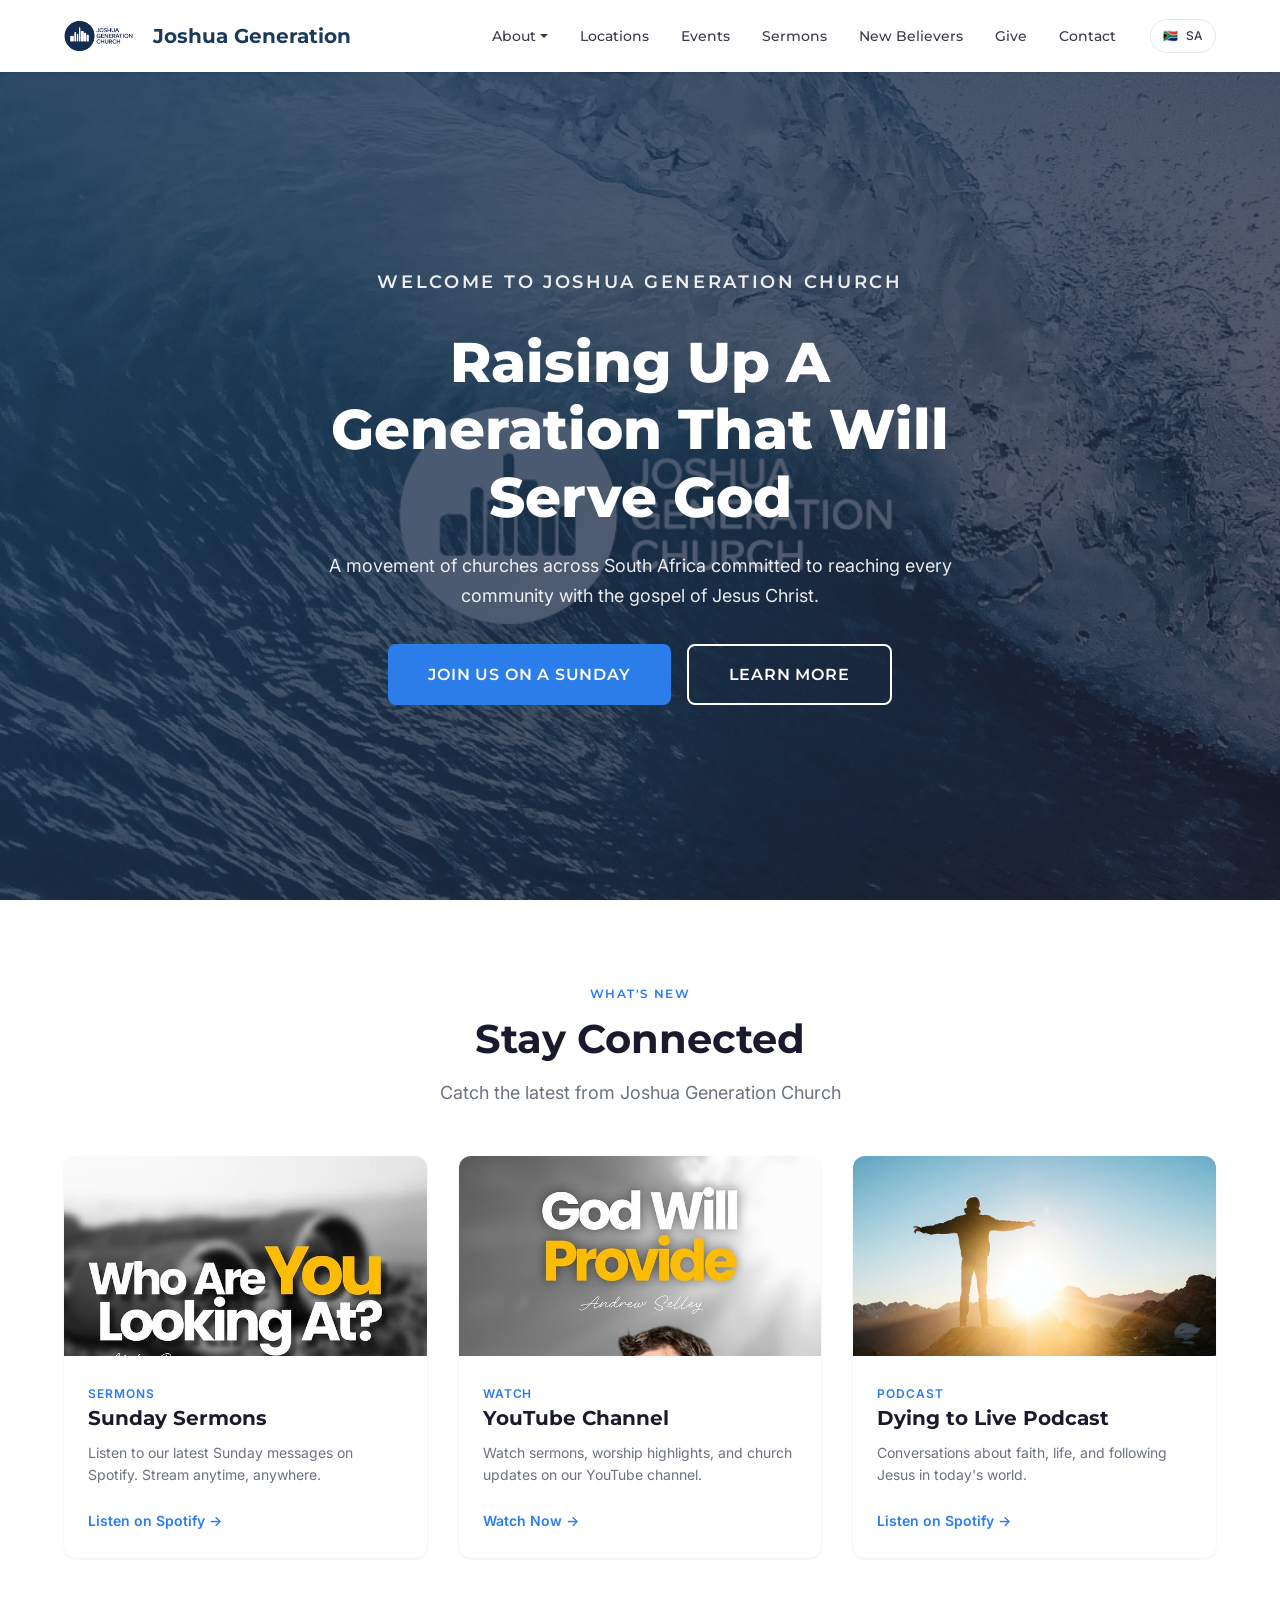
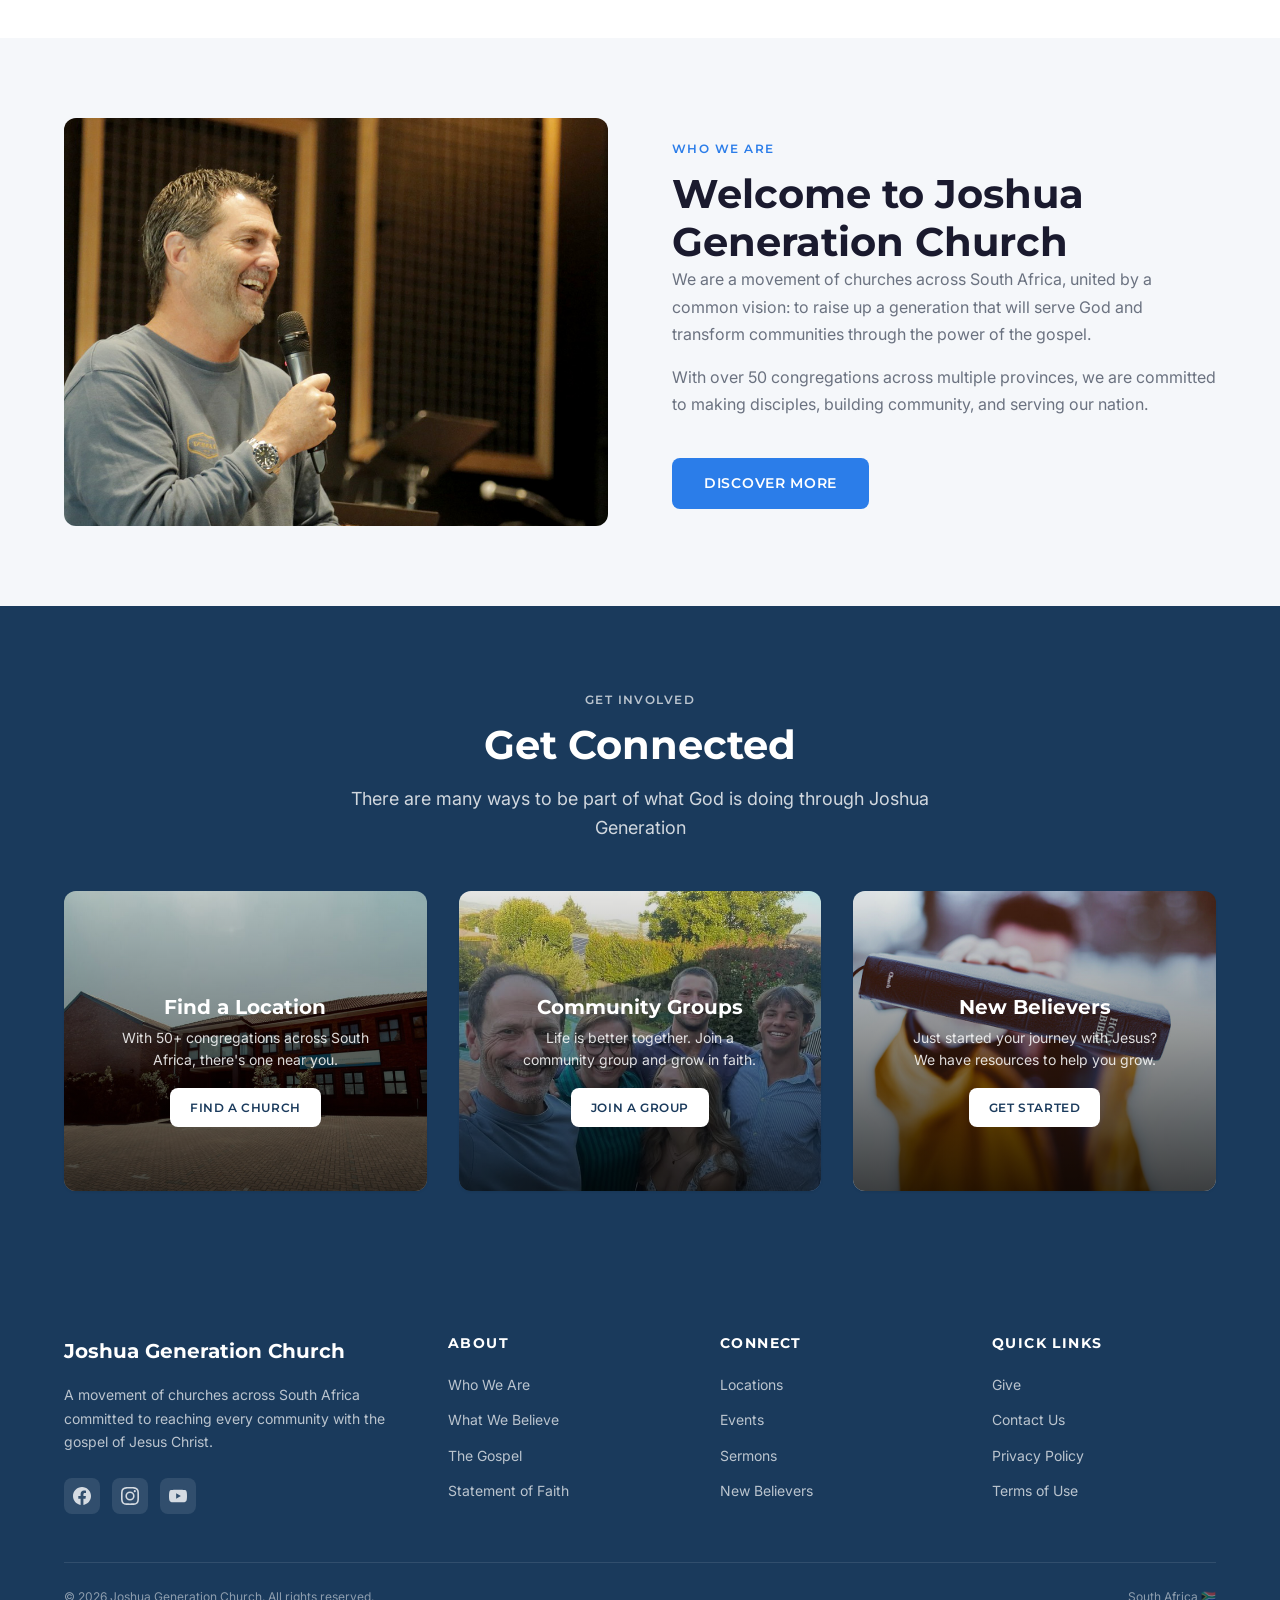
<file: index.html>
<!DOCTYPE html>
<html lang="en">
<head>
  <meta charset="UTF-8">
  <link rel="icon" type="image/png" href="images/favicon.png">
  <meta name="viewport" content="width=device-width, initial-scale=1.0">
  <title>Joshua Generation Church South Africa</title>
  <meta name="description" content="Joshua Generation Church - A movement of churches across South Africa committed to reaching every community with the gospel of Jesus Christ.">
  <link rel="preconnect" href="https://fonts.googleapis.com">
  <link rel="preconnect" href="https://fonts.gstatic.com" crossorigin>
  <link href="https://fonts.googleapis.com/css2?family=Inter:wght@400;500;600&family=Montserrat:wght@600;700;800&display=swap" rel="stylesheet">
  <link rel="stylesheet" href="css/style.css">
  <link rel="stylesheet" href="css/components.css">
  <link rel="stylesheet" href="css/responsive.css">
</head>
<body>

  <!-- Navigation -->
  <nav class="nav" id="nav">
    <div class="nav__inner">
      <a href="index.html" class="nav__logo"><img src="images/logo.png" alt="JG" style="height:32px;width:auto;vertical-align:middle;margin-right:0.5rem;filter:brightness(0) saturate(100%) invert(16%) sepia(30%) saturate(1200%) hue-rotate(180deg) brightness(95%);">
        <span>Joshua Generation</span>
      </a>

      <div class="nav__links" id="navLinks">
        <div class="nav__dropdown">
          <a href="#" class="nav__link nav__dropdown-toggle">About</a>
          <div class="nav__dropdown-menu">
            <a href="who-we-are.html">Who We Are</a>
            <a href="what-we-believe.html">What We Believe</a>
            <a href="the-gospel.html">The Gospel</a>
            <a href="statement-of-faith.html">Statement of Faith</a>
          </div>
        </div>
        <a href="locations.html" class="nav__link">Locations</a>
        <a href="events.html" class="nav__link">Events</a>
        <a href="sermons.html" class="nav__link">Sermons</a>
        <a href="new-believers.html" class="nav__link">New Believers</a>
        <a href="give.html" class="nav__link">Give</a>
        <a href="contact.html" class="nav__link">Contact</a>
        <div class="nav__region">
          <span>&#127487;&#127462;</span> SA
        </div>
      </div>

      <button class="nav__toggle" id="navToggle" aria-label="Toggle menu">
        <span></span>
        <span></span>
        <span></span>
      </button>
    </div>
  </nav>

  <!-- Hero -->
  <section class="hero hero--full">
    <div class="hero__bg" style="background-image: url('images/hero-main.jpg'); background-color: var(--color-primary);"></div>
    <div class="hero__content">
      <p class="hero__eyebrow">Welcome to Joshua Generation Church</p>
      <h1>Raising Up A Generation That Will Serve God</h1>
      <p>A movement of churches across South Africa committed to reaching every community with the gospel of Jesus Christ.</p>
      <div class="hero__actions">
        <a href="locations.html" class="btn btn--primary btn--lg">Join Us On A Sunday</a>
        <a href="who-we-are.html" class="btn btn--outline btn--lg">Learn More</a>
      </div>
    </div>
  </section>

  <!-- What's New -->
  <section class="section">
    <div class="container">
      <div class="section__header">
        <span class="eyebrow">What's New</span>
        <h2>Stay Connected</h2>
        <p>Catch the latest from Joshua Generation Church</p>
      </div>
      <div class="grid grid--3">
        <a href="https://open.spotify.com/show/7vssMR12QUgLkRDitGol4p?si=91c98391f5ba49dd" target="_blank" rel="noopener" class="card">
          <div class="card__image"><img src="images/church-1.jpg" alt="Sunday Sermons" style="width:100%;height:100%;object-fit:cover;object-position:top center;"></div>
          <div class="card__body">
            <span class="card__eyebrow">Sermons</span>
            <h3 class="card__title">Sunday Sermons</h3>
            <p class="card__text">Listen to our latest Sunday messages on Spotify. Stream anytime, anywhere.</p>
            <span class="card__link">Listen on Spotify</span>
          </div>
        </a>
        <a href="https://www.youtube.com/@joshgenchurch/videos" target="_blank" rel="noopener" class="card">
          <div class="card__image"><img src="images/church-2.jpg" alt="YouTube Channel" style="width:100%;height:100%;object-fit:cover;object-position:top center;"></div>
          <div class="card__body">
            <span class="card__eyebrow">Watch</span>
            <h3 class="card__title">YouTube Channel</h3>
            <p class="card__text">Watch sermons, worship highlights, and church updates on our YouTube channel.</p>
            <span class="card__link">Watch Now</span>
          </div>
        </a>
        <a href="https://open.spotify.com/show/7mx9bkAzyKTFqzFArZumB7?si=1ce73d1b39bb46dc" target="_blank" rel="noopener" class="card">
          <div class="card__image"><img src="images/dying-to-live.jpg" alt="Dying to Live Podcast" style="width:100%;height:100%;object-fit:cover;"></div>
          <div class="card__body">
            <span class="card__eyebrow">Podcast</span>
            <h3 class="card__title">Dying to Live Podcast</h3>
            <p class="card__text">Conversations about faith, life, and following Jesus in today's world.</p>
            <span class="card__link">Listen on Spotify</span>
          </div>
        </a>
      </div>
    </div>
  </section>

  <!-- Who We Are -->
  <section class="section section--light">
    <div class="container">
      <div class="split">
        <div class="split__image" style="background-image: url('images/hero-home.jpg'); background-size: cover; background-position: center;"></div>
        <div class="split__content">
          <span class="eyebrow">Who We Are</span>
          <h2>Welcome to Joshua Generation Church</h2>
          <p>We are a movement of churches across South Africa, united by a common vision: to raise up a generation that will serve God and transform communities through the power of the gospel.</p>
          <p>With over 50 congregations across multiple provinces, we are committed to making disciples, building community, and serving our nation.</p>
          <a href="who-we-are.html" class="btn btn--primary mt-3">Discover More</a>
        </div>
      </div>
    </div>
  </section>

  <!-- Get Connected -->
  <section class="section section--dark">
    <div class="container">
      <div class="section__header">
        <span class="eyebrow">Get Involved</span>
        <h2>Get Connected</h2>
        <p>There are many ways to be part of what God is doing through Joshua Generation</p>
      </div>
      <div class="grid grid--3">
        <a href="locations.html" class="cta-card" style="text-decoration:none;color:inherit;position:relative;overflow:hidden;background:url('images/edgemead.jpg') center/cover;min-height:300px;display:flex;flex-direction:column;justify-content:flex-end;border-radius:var(--radius-lg);">
          <div style="position:absolute;inset:0;background:linear-gradient(to top,rgba(0,0,0,0.75) 0%,rgba(0,0,0,0.1) 100%);"></div>
          <div style="position:relative;z-index:1;padding:1.5rem;color:white;">
            <h3 class="cta-card__title" style="color:white;margin-bottom:0.5rem;">Find a Location</h3>
            <p class="cta-card__text" style="color:rgba(255,255,255,0.85);margin-bottom:1rem;">With 50+ congregations across South Africa, there's one near you.</p>
            <span class="btn btn--white btn--sm">Find a Church</span>
          </div>
        </a>
        <a href="contact.html" class="cta-card" style="text-decoration:none;color:inherit;position:relative;overflow:hidden;background:url('images/church-5.jpg') center/cover;min-height:300px;display:flex;flex-direction:column;justify-content:flex-end;border-radius:var(--radius-lg);">
          <div style="position:absolute;inset:0;background:linear-gradient(to top,rgba(0,0,0,0.75) 0%,rgba(0,0,0,0.1) 100%);"></div>
          <div style="position:relative;z-index:1;padding:1.5rem;color:white;">
            <h3 class="cta-card__title" style="color:white;margin-bottom:0.5rem;">Community Groups</h3>
            <p class="cta-card__text" style="color:rgba(255,255,255,0.85);margin-bottom:1rem;">Life is better together. Join a community group and grow in faith.</p>
            <span class="btn btn--white btn--sm">Join a Group</span>
          </div>
        </a>
        <a href="new-believers.html" class="cta-card" style="text-decoration:none;color:inherit;position:relative;overflow:hidden;background:url('images/holy-spirit.jpg') center/cover;min-height:300px;display:flex;flex-direction:column;justify-content:flex-end;border-radius:var(--radius-lg);">
          <div style="position:absolute;inset:0;background:linear-gradient(to top,rgba(0,0,0,0.75) 0%,rgba(0,0,0,0.1) 100%);"></div>
          <div style="position:relative;z-index:1;padding:1.5rem;color:white;">
            <h3 class="cta-card__title" style="color:white;margin-bottom:0.5rem;">New Believers</h3>
            <p class="cta-card__text" style="color:rgba(255,255,255,0.85);margin-bottom:1rem;">Just started your journey with Jesus? We have resources to help you grow.</p>
            <span class="btn btn--white btn--sm">Get Started</span>
          </div>
        </a>
      </div>
    </div>
  </section>

  <!-- Footer -->
  <footer class="footer">
    <div class="container">
      <div class="footer__grid">
        <div class="footer__brand">
          <a href="index.html" class="nav__logo" style="color: white; font-size: 1.25rem;">
            <span>Joshua Generation Church</span>
          </a>
          <p>A movement of churches across South Africa committed to reaching every community with the gospel of Jesus Christ.</p>
          <div class="footer__social">
            <a href="https://www.facebook.com/JoshGenChurchGlobal" target="_blank" rel="noopener" aria-label="Facebook"><svg width="18" height="18" viewBox="0 0 24 24" fill="currentColor"><path d="M24 12.073c0-6.627-5.373-12-12-12s-12 5.373-12 12c0 5.99 4.388 10.954 10.125 11.854v-8.385H7.078v-3.47h3.047V9.43c0-3.007 1.792-4.669 4.533-4.669 1.312 0 2.686.235 2.686.235v2.953H15.83c-1.491 0-1.956.925-1.956 1.874v2.25h3.328l-.532 3.47h-2.796v8.385C19.612 23.027 24 18.062 24 12.073z"/></svg></a>
            <a href="https://www.instagram.com/joshgenchurch_global/" target="_blank" rel="noopener" aria-label="Instagram"><svg width="18" height="18" viewBox="0 0 24 24" fill="currentColor"><path d="M12 2.163c3.204 0 3.584.012 4.85.07 3.252.148 4.771 1.691 4.919 4.919.058 1.265.069 1.645.069 4.849 0 3.205-.012 3.584-.069 4.849-.149 3.225-1.664 4.771-4.919 4.919-1.266.058-1.644.07-4.85.07-3.204 0-3.584-.012-4.849-.07-3.26-.149-4.771-1.699-4.919-4.92-.058-1.265-.07-1.644-.07-4.849 0-3.204.013-3.583.07-4.849.149-3.227 1.664-4.771 4.919-4.919 1.266-.057 1.645-.069 4.849-.069zM12 0C8.741 0 8.333.014 7.053.072 2.695.272.273 2.69.073 7.052.014 8.333 0 8.741 0 12c0 3.259.014 3.668.072 4.948.2 4.358 2.618 6.78 6.98 6.98C8.333 23.986 8.741 24 12 24c3.259 0 3.668-.014 4.948-.072 4.354-.2 6.782-2.618 6.979-6.98.059-1.28.073-1.689.073-4.948 0-3.259-.014-3.667-.072-4.947-.196-4.354-2.617-6.78-6.979-6.98C15.668.014 15.259 0 12 0zm0 5.838a6.162 6.162 0 100 12.324 6.162 6.162 0 000-12.324zM12 16a4 4 0 110-8 4 4 0 010 8zm6.406-11.845a1.44 1.44 0 100 2.881 1.44 1.44 0 000-2.881z"/></svg></a>
            <a href="https://www.youtube.com/@joshgenchurch" target="_blank" rel="noopener" aria-label="YouTube"><svg width="18" height="18" viewBox="0 0 24 24" fill="currentColor"><path d="M23.498 6.186a3.016 3.016 0 00-2.122-2.136C19.505 3.545 12 3.545 12 3.545s-7.505 0-9.377.505A3.017 3.017 0 00.502 6.186C0 8.07 0 12 0 12s0 3.93.502 5.814a3.016 3.016 0 002.122 2.136c1.871.505 9.376.505 9.376.505s7.505 0 9.377-.505a3.015 3.015 0 002.122-2.136C24 15.93 24 12 24 12s0-3.93-.502-5.814zM9.545 15.568V8.432L15.818 12l-6.273 3.568z"/></svg></a>
          </div>
        </div>
        <div>
          <h4 class="footer__heading">About</h4>
          <ul class="footer__links">
            <li><a href="who-we-are.html">Who We Are</a></li>
            <li><a href="what-we-believe.html">What We Believe</a></li>
            <li><a href="the-gospel.html">The Gospel</a></li>
            <li><a href="statement-of-faith.html">Statement of Faith</a></li>
          </ul>
        </div>
        <div>
          <h4 class="footer__heading">Connect</h4>
          <ul class="footer__links">
            <li><a href="locations.html">Locations</a></li>
            <li><a href="events.html">Events</a></li>
            <li><a href="sermons.html">Sermons</a></li>
            <li><a href="new-believers.html">New Believers</a></li>
          </ul>
        </div>
        <div>
          <h4 class="footer__heading">Quick Links</h4>
          <ul class="footer__links">
            <li><a href="give.html">Give</a></li>
            <li><a href="contact.html">Contact Us</a></li>
            <li><a href="#">Privacy Policy</a></li>
            <li><a href="#">Terms of Use</a></li>
          </ul>
        </div>
      </div>
      <div class="footer__bottom">
        <span>&copy; 2026 Joshua Generation Church. All rights reserved.</span>
        <span>South Africa &#127487;&#127462;</span>
      </div>
    </div>
  </footer>

  <script src="js/main.js"></script>
</body>
</html>
</file>
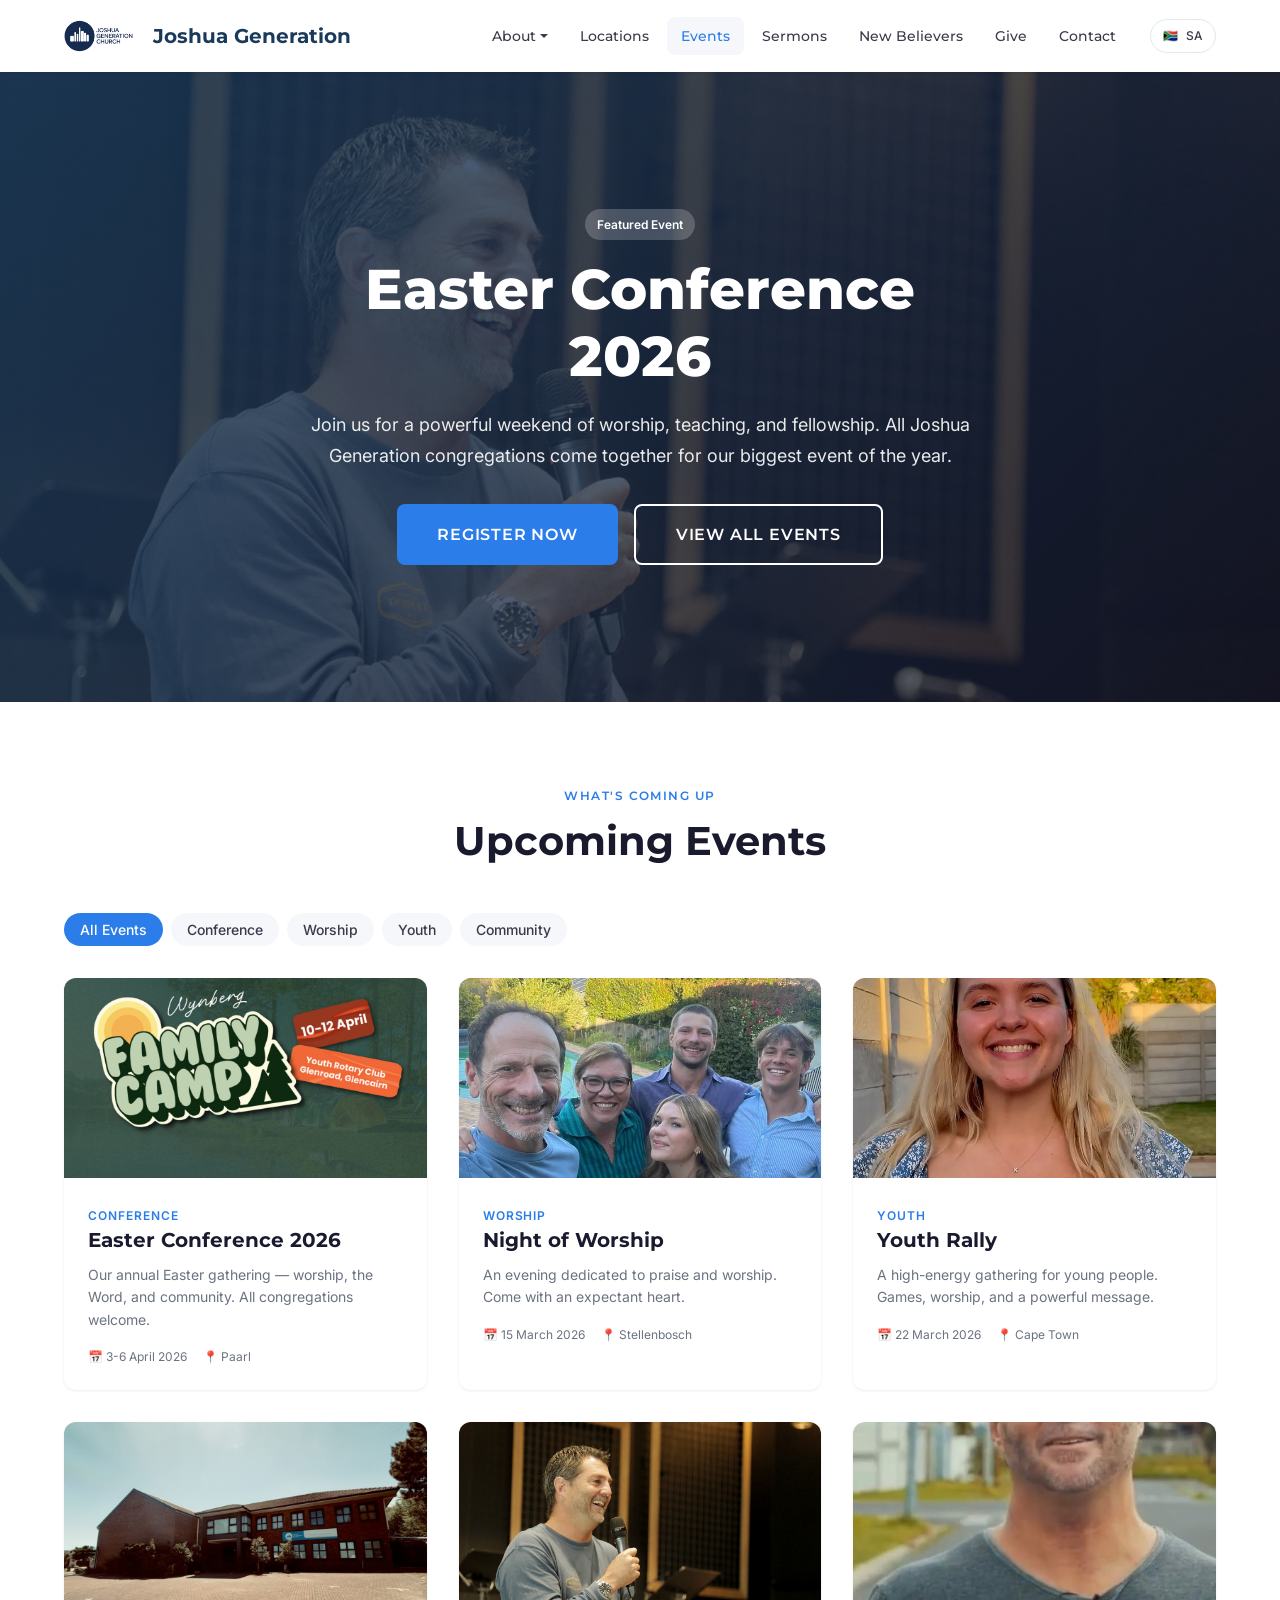
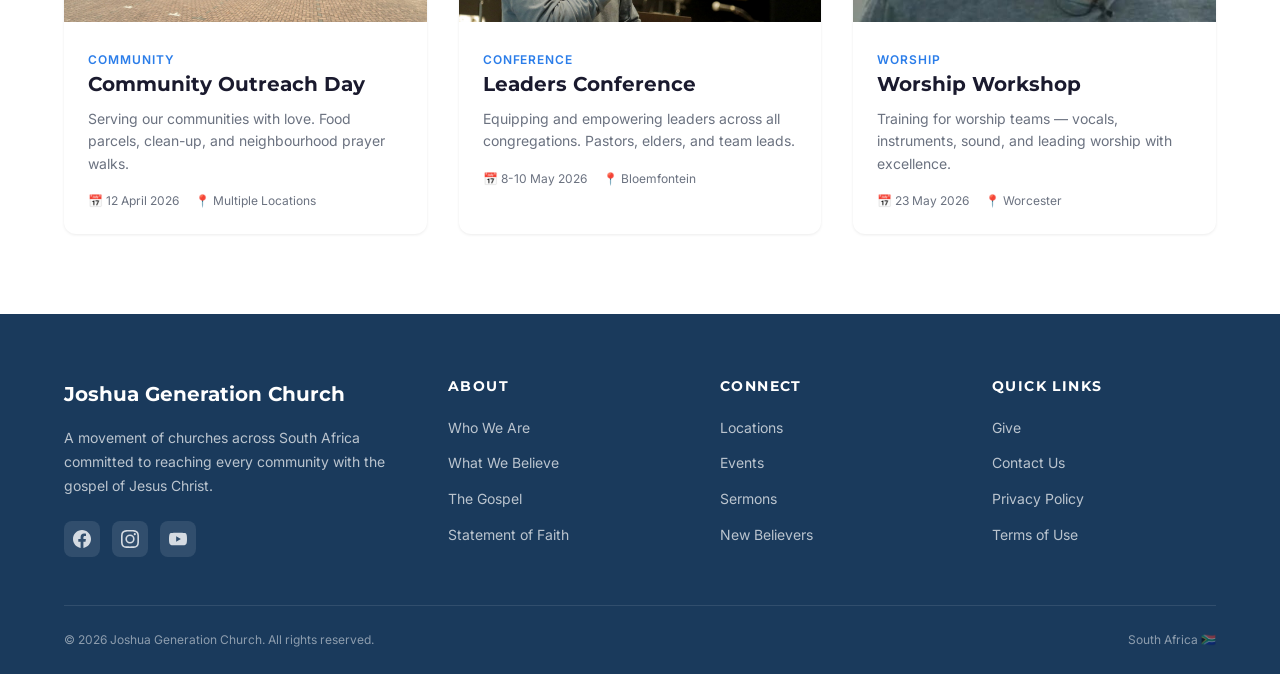
<file: events.html>
<!DOCTYPE html>
<html lang="en">
<head>
  <meta charset="UTF-8">
  <link rel="icon" type="image/png" href="images/favicon.png">
  <meta name="viewport" content="width=device-width, initial-scale=1.0">
  <title>Events - Joshua Generation Church</title>
  <meta name="description" content="Upcoming events at Joshua Generation Church across South Africa.">
  <link rel="preconnect" href="https://fonts.googleapis.com">
  <link rel="preconnect" href="https://fonts.gstatic.com" crossorigin>
  <link href="https://fonts.googleapis.com/css2?family=Inter:wght@400;500;600&family=Montserrat:wght@600;700;800&display=swap" rel="stylesheet">
  <link rel="stylesheet" href="css/style.css">
  <link rel="stylesheet" href="css/components.css">
  <link rel="stylesheet" href="css/responsive.css">
</head>
<body>

  <!-- Navigation -->
  <nav class="nav" id="nav">
    <div class="nav__inner">
      <a href="index.html" class="nav__logo"><img src="images/logo.png" alt="JG" style="height:32px;width:auto;vertical-align:middle;margin-right:0.5rem;filter:brightness(0) saturate(100%) invert(16%) sepia(30%) saturate(1200%) hue-rotate(180deg) brightness(95%);"><span>Joshua Generation</span></a>
      <div class="nav__links" id="navLinks">
        <div class="nav__dropdown">
          <a href="#" class="nav__link nav__dropdown-toggle">About</a>
          <div class="nav__dropdown-menu">
            <a href="who-we-are.html">Who We Are</a>
            <a href="what-we-believe.html">What We Believe</a>
            <a href="the-gospel.html">The Gospel</a>
            <a href="statement-of-faith.html">Statement of Faith</a>
          </div>
        </div>
        <a href="locations.html" class="nav__link">Locations</a>
        <a href="events.html" class="nav__link active">Events</a>
        <a href="sermons.html" class="nav__link">Sermons</a>
        <a href="new-believers.html" class="nav__link">New Believers</a>
        <a href="give.html" class="nav__link">Give</a>
        <a href="contact.html" class="nav__link">Contact</a>
        <div class="nav__region"><span>&#127487;&#127462;</span> SA</div>
      </div>
      <button class="nav__toggle" id="navToggle" aria-label="Toggle menu"><span></span><span></span><span></span></button>
    </div>
  </nav>

  <!-- Hero / Featured Event -->
  <section class="hero">
    <div class="hero__bg" style="background-image: url('images/hero-home.jpg'); background-color: var(--color-primary);"></div>
    <div class="hero__content">
      <span class="badge" style="background: rgba(255,255,255,0.2); color: white; margin-bottom: 1rem;">Featured Event</span>
      <h1>Easter Conference 2026</h1>
      <p>Join us for a powerful weekend of worship, teaching, and fellowship. All Joshua Generation congregations come together for our biggest event of the year.</p>
      <div class="hero__actions">
        <a href="contact.html" class="btn btn--primary btn--lg">Register Now</a>
        <a href="#events" class="btn btn--outline btn--lg">View All Events</a>
      </div>
    </div>
  </section>

  <!-- Events Grid -->
  <section class="section" id="events">
    <div class="container">
      <div class="section__header">
        <span class="eyebrow">What's Coming Up</span>
        <h2>Upcoming Events</h2>
      </div>

      <!-- Filters -->
      <div class="filters" id="eventFilters">
        <button class="filter-tag active" data-filter="all">All Events</button>
        <button class="filter-tag" data-filter="conference">Conference</button>
        <button class="filter-tag" data-filter="worship">Worship</button>
        <button class="filter-tag" data-filter="youth">Youth</button>
        <button class="filter-tag" data-filter="community">Community</button>
      </div>

      <div class="grid grid--3" id="eventsGrid">
        <!-- Event 1 -->
        <div class="card" data-category="conference">
          <div class="card__image"><img src="images/family-camp.jpg" alt="Easter Conference 2026" style="width:100%;height:100%;object-fit:cover;"></div>
          <div class="card__body">
            <span class="card__eyebrow">Conference</span>
            <h3 class="card__title">Easter Conference 2026</h3>
            <p class="card__text">Our annual Easter gathering — worship, the Word, and community. All congregations welcome.</p>
            <div class="card__meta">
              <span>&#128197; 3-6 April 2026</span>
              <span>&#128205; Paarl</span>
            </div>
          </div>
        </div>

        <!-- Event 2 -->
        <div class="card" data-category="worship">
          <div class="card__image"><img src="images/church-5.jpg" alt="Night of Worship" style="width:100%;height:100%;object-fit:cover;"></div>
          <div class="card__body">
            <span class="card__eyebrow">Worship</span>
            <h3 class="card__title">Night of Worship</h3>
            <p class="card__text">An evening dedicated to praise and worship. Come with an expectant heart.</p>
            <div class="card__meta">
              <span>&#128197; 15 March 2026</span>
              <span>&#128205; Stellenbosch</span>
            </div>
          </div>
        </div>

        <!-- Event 3 -->
        <div class="card" data-category="youth">
          <div class="card__image"><img src="images/church-7.jpg" alt="Youth Rally" style="width:100%;height:100%;object-fit:cover;"></div>
          <div class="card__body">
            <span class="card__eyebrow">Youth</span>
            <h3 class="card__title">Youth Rally</h3>
            <p class="card__text">A high-energy gathering for young people. Games, worship, and a powerful message.</p>
            <div class="card__meta">
              <span>&#128197; 22 March 2026</span>
              <span>&#128205; Cape Town</span>
            </div>
          </div>
        </div>

        <!-- Event 4 -->
        <div class="card" data-category="community">
          <div class="card__image"><img src="images/edgemead.jpg" alt="Community Outreach Day" style="width:100%;height:100%;object-fit:cover;"></div>
          <div class="card__body">
            <span class="card__eyebrow">Community</span>
            <h3 class="card__title">Community Outreach Day</h3>
            <p class="card__text">Serving our communities with love. Food parcels, clean-up, and neighbourhood prayer walks.</p>
            <div class="card__meta">
              <span>&#128197; 12 April 2026</span>
              <span>&#128205; Multiple Locations</span>
            </div>
          </div>
        </div>

        <!-- Event 5 -->
        <div class="card" data-category="conference">
          <div class="card__image"><img src="images/hero-home.jpg" alt="Leaders Conference" style="width:100%;height:100%;object-fit:cover;"></div>
          <div class="card__body">
            <span class="card__eyebrow">Conference</span>
            <h3 class="card__title">Leaders Conference</h3>
            <p class="card__text">Equipping and empowering leaders across all congregations. Pastors, elders, and team leads.</p>
            <div class="card__meta">
              <span>&#128197; 8-10 May 2026</span>
              <span>&#128205; Bloemfontein</span>
            </div>
          </div>
        </div>

        <!-- Event 6 -->
        <div class="card" data-category="worship">
          <div class="card__image"><img src="images/church-8.jpg" alt="Worship Workshop" style="width:100%;height:100%;object-fit:cover;"></div>
          <div class="card__body">
            <span class="card__eyebrow">Worship</span>
            <h3 class="card__title">Worship Workshop</h3>
            <p class="card__text">Training for worship teams — vocals, instruments, sound, and leading worship with excellence.</p>
            <div class="card__meta">
              <span>&#128197; 23 May 2026</span>
              <span>&#128205; Worcester</span>
            </div>
          </div>
        </div>
      </div>
    </div>
  </section>

  <!-- Footer -->
  <footer class="footer">
    <div class="container">
      <div class="footer__grid">
        <div class="footer__brand">
          <a href="index.html" class="nav__logo" style="color: white; font-size: 1.25rem;"><span>Joshua Generation Church</span></a>
          <p>A movement of churches across South Africa committed to reaching every community with the gospel of Jesus Christ.</p>
          <div class="footer__social">
            <a href="https://www.facebook.com/JoshGenChurchGlobal" target="_blank" rel="noopener" aria-label="Facebook"><svg width="18" height="18" viewBox="0 0 24 24" fill="currentColor"><path d="M24 12.073c0-6.627-5.373-12-12-12s-12 5.373-12 12c0 5.99 4.388 10.954 10.125 11.854v-8.385H7.078v-3.47h3.047V9.43c0-3.007 1.792-4.669 4.533-4.669 1.312 0 2.686.235 2.686.235v2.953H15.83c-1.491 0-1.956.925-1.956 1.874v2.25h3.328l-.532 3.47h-2.796v8.385C19.612 23.027 24 18.062 24 12.073z"/></svg></a>
            <a href="https://www.instagram.com/joshgenchurch_global/" target="_blank" rel="noopener" aria-label="Instagram"><svg width="18" height="18" viewBox="0 0 24 24" fill="currentColor"><path d="M12 2.163c3.204 0 3.584.012 4.85.07 3.252.148 4.771 1.691 4.919 4.919.058 1.265.069 1.645.069 4.849 0 3.205-.012 3.584-.069 4.849-.149 3.225-1.664 4.771-4.919 4.919-1.266.058-1.644.07-4.85.07-3.204 0-3.584-.012-4.849-.07-3.26-.149-4.771-1.699-4.919-4.92-.058-1.265-.07-1.644-.07-4.849 0-3.204.013-3.583.07-4.849.149-3.227 1.664-4.771 4.919-4.919 1.266-.057 1.645-.069 4.849-.069zM12 0C8.741 0 8.333.014 7.053.072 2.695.272.273 2.69.073 7.052.014 8.333 0 8.741 0 12c0 3.259.014 3.668.072 4.948.2 4.358 2.618 6.78 6.98 6.98C8.333 23.986 8.741 24 12 24c3.259 0 3.668-.014 4.948-.072 4.354-.2 6.782-2.618 6.979-6.98.059-1.28.073-1.689.073-4.948 0-3.259-.014-3.667-.072-4.947-.196-4.354-2.617-6.78-6.979-6.98C15.668.014 15.259 0 12 0zm0 5.838a6.162 6.162 0 100 12.324 6.162 6.162 0 000-12.324zM12 16a4 4 0 110-8 4 4 0 010 8zm6.406-11.845a1.44 1.44 0 100 2.881 1.44 1.44 0 000-2.881z"/></svg></a>
            <a href="https://www.youtube.com/@joshgenchurch" target="_blank" rel="noopener" aria-label="YouTube"><svg width="18" height="18" viewBox="0 0 24 24" fill="currentColor"><path d="M23.498 6.186a3.016 3.016 0 00-2.122-2.136C19.505 3.545 12 3.545 12 3.545s-7.505 0-9.377.505A3.017 3.017 0 00.502 6.186C0 8.07 0 12 0 12s0 3.93.502 5.814a3.016 3.016 0 002.122 2.136c1.871.505 9.376.505 9.376.505s7.505 0 9.377-.505a3.015 3.015 0 002.122-2.136C24 15.93 24 12 24 12s0-3.93-.502-5.814zM9.545 15.568V8.432L15.818 12l-6.273 3.568z"/></svg></a>
          </div>
        </div>
        <div>
          <h4 class="footer__heading">About</h4>
          <ul class="footer__links">
            <li><a href="who-we-are.html">Who We Are</a></li>
            <li><a href="what-we-believe.html">What We Believe</a></li>
            <li><a href="the-gospel.html">The Gospel</a></li>
            <li><a href="statement-of-faith.html">Statement of Faith</a></li>
          </ul>
        </div>
        <div>
          <h4 class="footer__heading">Connect</h4>
          <ul class="footer__links">
            <li><a href="locations.html">Locations</a></li>
            <li><a href="events.html">Events</a></li>
            <li><a href="sermons.html">Sermons</a></li>
            <li><a href="new-believers.html">New Believers</a></li>
          </ul>
        </div>
        <div>
          <h4 class="footer__heading">Quick Links</h4>
          <ul class="footer__links">
            <li><a href="give.html">Give</a></li>
            <li><a href="contact.html">Contact Us</a></li>
            <li><a href="#">Privacy Policy</a></li>
            <li><a href="#">Terms of Use</a></li>
          </ul>
        </div>
      </div>
      <div class="footer__bottom">
        <span>&copy; 2026 Joshua Generation Church. All rights reserved.</span>
        <span>South Africa &#127487;&#127462;</span>
      </div>
    </div>
  </footer>

  <script src="js/main.js"></script>
  <script src="js/events.js"></script>
</body>
</html>
</file>
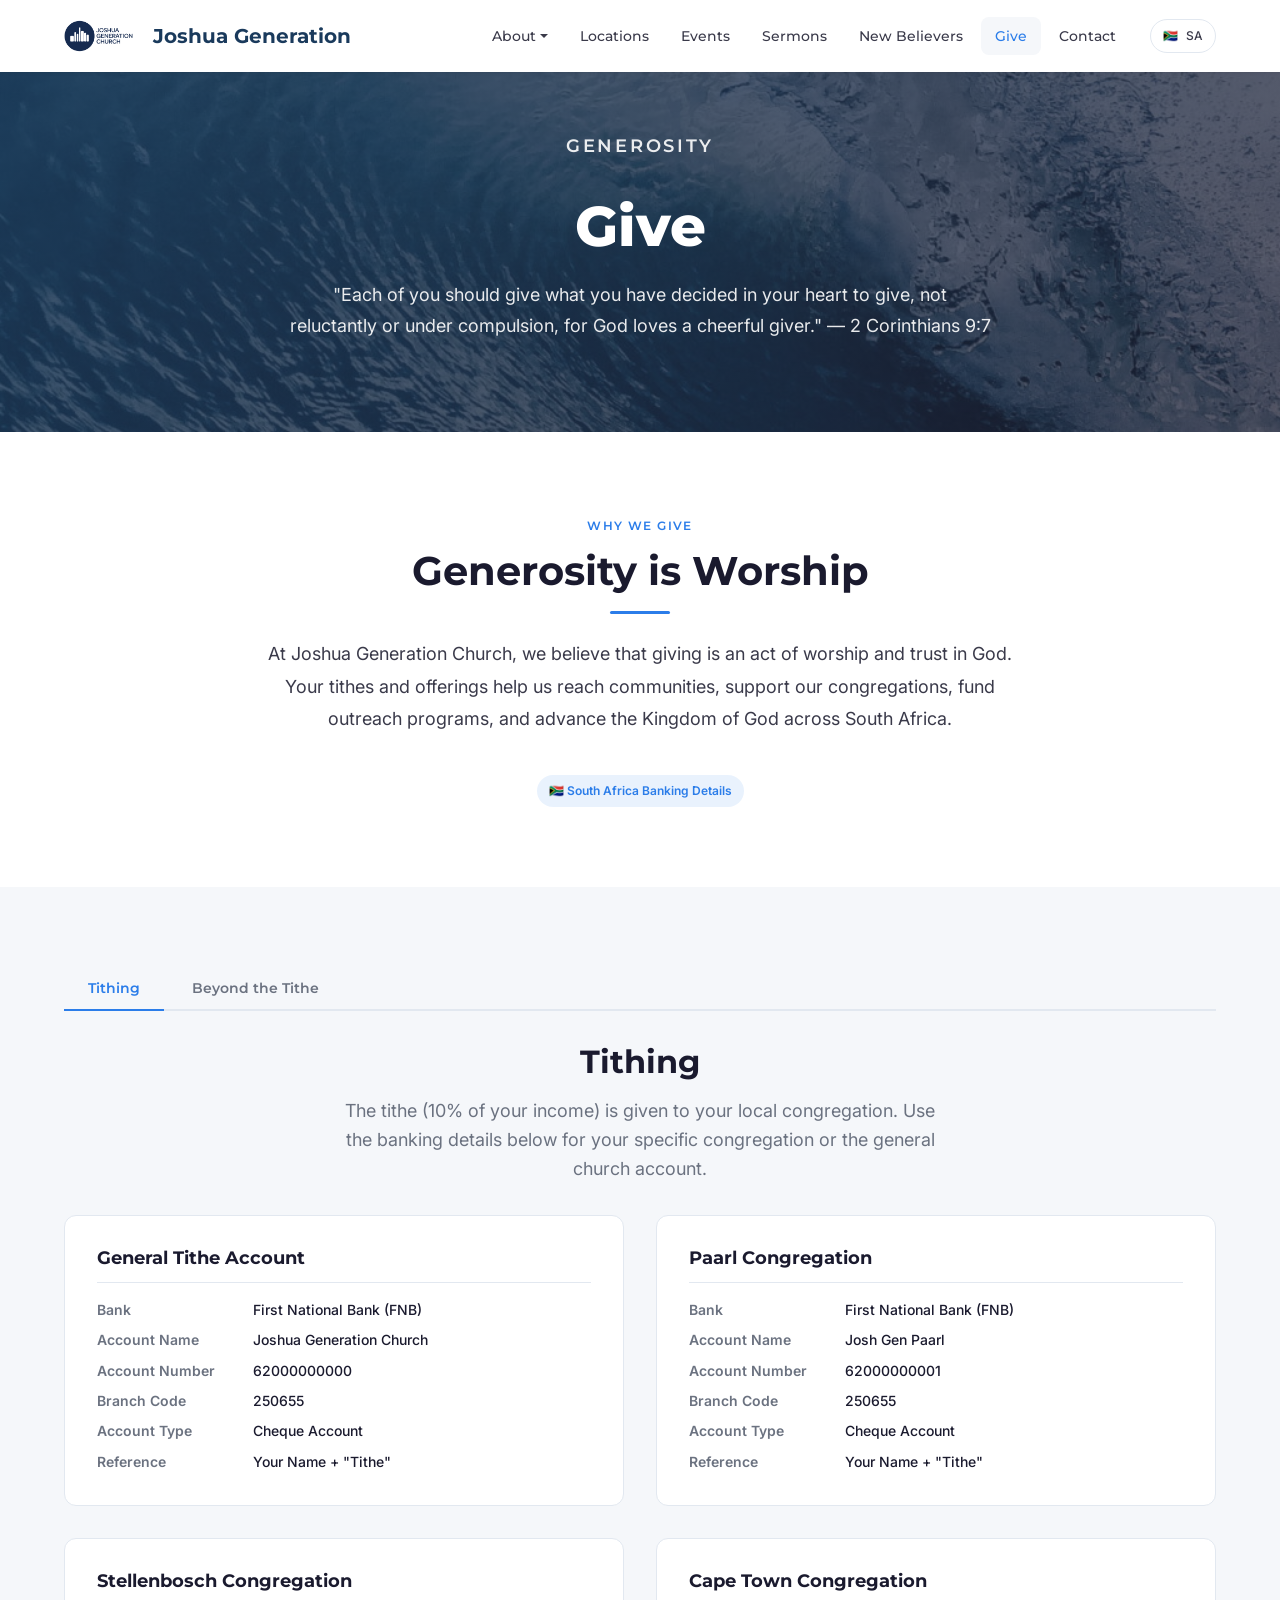
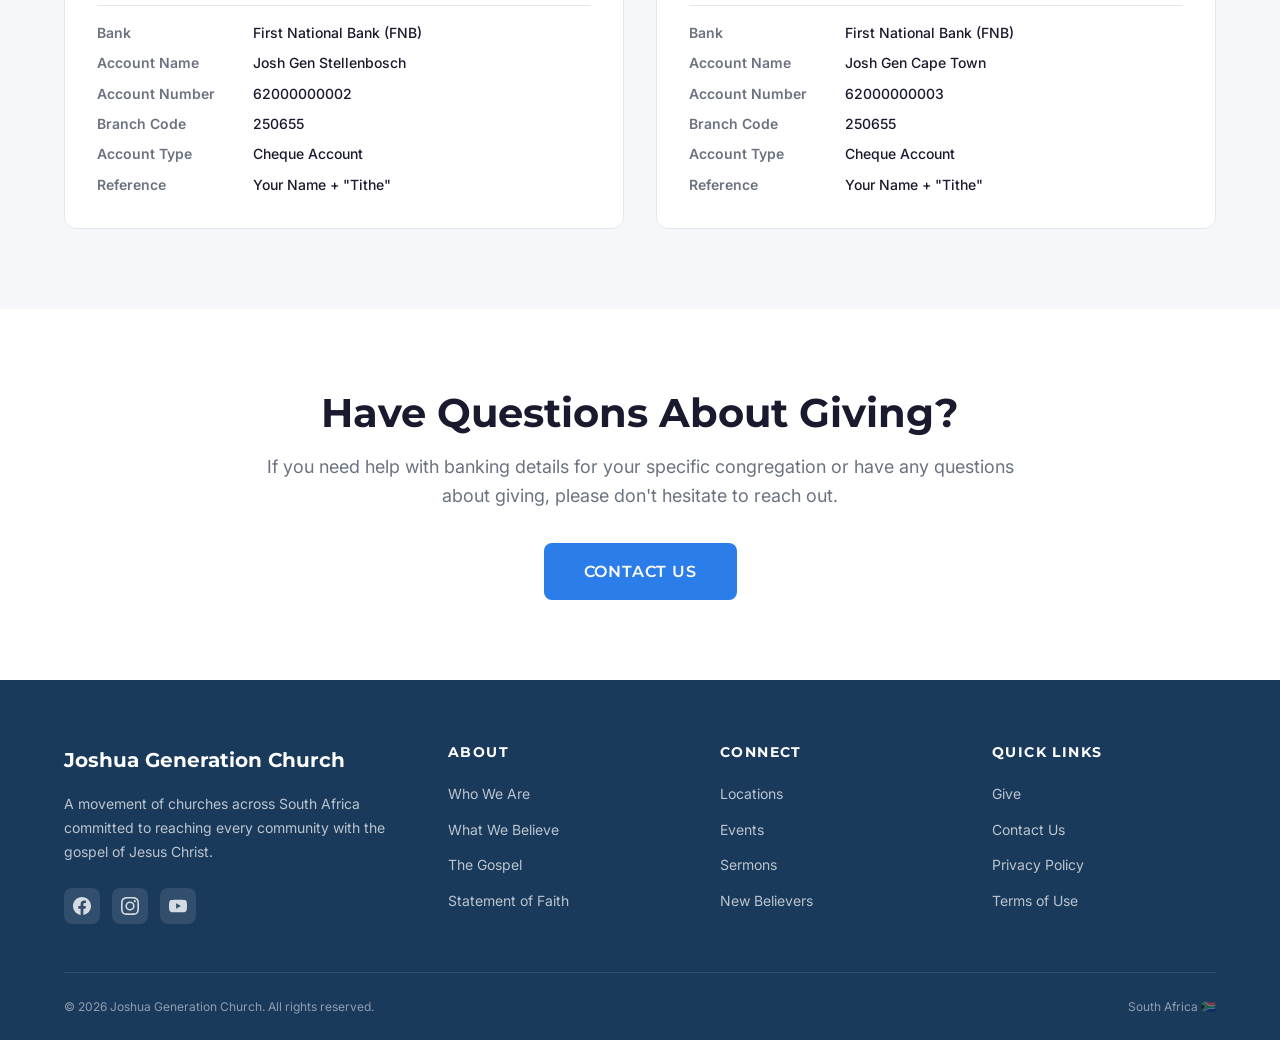
<file: give.html>
<!DOCTYPE html>
<html lang="en">
<head>
  <meta charset="UTF-8">
  <link rel="icon" type="image/png" href="images/favicon.png">
  <meta name="viewport" content="width=device-width, initial-scale=1.0">
  <title>Give - Joshua Generation Church</title>
  <meta name="description" content="Give to Joshua Generation Church. Tithing and offering banking details.">
  <link rel="preconnect" href="https://fonts.googleapis.com">
  <link rel="preconnect" href="https://fonts.gstatic.com" crossorigin>
  <link href="https://fonts.googleapis.com/css2?family=Inter:wght@400;500;600&family=Montserrat:wght@600;700;800&display=swap" rel="stylesheet">
  <link rel="stylesheet" href="css/style.css">
  <link rel="stylesheet" href="css/components.css">
  <link rel="stylesheet" href="css/responsive.css">
</head>
<body>

  <!-- Navigation -->
  <nav class="nav" id="nav">
    <div class="nav__inner">
      <a href="index.html" class="nav__logo"><img src="images/logo.png" alt="JG" style="height:32px;width:auto;vertical-align:middle;margin-right:0.5rem;filter:brightness(0) saturate(100%) invert(16%) sepia(30%) saturate(1200%) hue-rotate(180deg) brightness(95%);"><span>Joshua Generation</span></a>
      <div class="nav__links" id="navLinks">
        <div class="nav__dropdown">
          <a href="#" class="nav__link nav__dropdown-toggle">About</a>
          <div class="nav__dropdown-menu">
            <a href="who-we-are.html">Who We Are</a>
            <a href="what-we-believe.html">What We Believe</a>
            <a href="the-gospel.html">The Gospel</a>
            <a href="statement-of-faith.html">Statement of Faith</a>
          </div>
        </div>
        <a href="locations.html" class="nav__link">Locations</a>
        <a href="events.html" class="nav__link">Events</a>
        <a href="sermons.html" class="nav__link">Sermons</a>
        <a href="new-believers.html" class="nav__link">New Believers</a>
        <a href="give.html" class="nav__link active">Give</a>
        <a href="contact.html" class="nav__link">Contact</a>
        <div class="nav__region"><span>&#127487;&#127462;</span> SA</div>
      </div>
      <button class="nav__toggle" id="navToggle" aria-label="Toggle menu"><span></span><span></span><span></span></button>
    </div>
  </nav>

  <!-- Hero -->
  <section class="hero hero--short">
    <div class="hero__bg" style="background-image: url('images/hero-water.jpg'); background-color: var(--color-primary);"></div>
    <div class="hero__content">
      <p class="hero__eyebrow">Generosity</p>
      <h1>Give</h1>
      <p>"Each of you should give what you have decided in your heart to give, not reluctantly or under compulsion, for God loves a cheerful giver." — 2 Corinthians 9:7</p>
    </div>
  </section>

  <!-- Intro -->
  <section class="section">
    <div class="container container--narrow text-center">
      <span class="eyebrow">Why We Give</span>
      <h2>Generosity is Worship</h2>
      <div class="divider"></div>
      <p style="font-size: var(--fs-lg); line-height: 1.8; margin-top: 1.5rem;">At Joshua Generation Church, we believe that giving is an act of worship and trust in God. Your tithes and offerings help us reach communities, support our congregations, fund outreach programs, and advance the Kingdom of God across South Africa.</p>
      <div class="badge mt-3">&#127487;&#127462; South Africa Banking Details</div>
    </div>
  </section>

  <!-- Tabbed Banking Details -->
  <section class="section section--light">
    <div class="container">
      <div class="tabs">
        <button class="tab active" data-tab="tithing">Tithing</button>
        <button class="tab" data-tab="beyond">Beyond the Tithe</button>
      </div>

      <!-- Tithing Panel -->
      <div class="tab-panel active" id="tithing">
        <div class="section__header" style="margin-bottom: 2rem;">
          <h3>Tithing</h3>
          <p>The tithe (10% of your income) is given to your local congregation. Use the banking details below for your specific congregation or the general church account.</p>
        </div>

        <div class="grid grid--2">
          <div class="bank-card">
            <h4 class="bank-card__title">General Tithe Account</h4>
            <dl>
              <dt>Bank</dt>
              <dd>First National Bank (FNB)</dd>
              <dt>Account Name</dt>
              <dd>Joshua Generation Church</dd>
              <dt>Account Number</dt>
              <dd>62000000000</dd>
              <dt>Branch Code</dt>
              <dd>250655</dd>
              <dt>Account Type</dt>
              <dd>Cheque Account</dd>
              <dt>Reference</dt>
              <dd>Your Name + "Tithe"</dd>
            </dl>
          </div>

          <div class="bank-card">
            <h4 class="bank-card__title">Paarl Congregation</h4>
            <dl>
              <dt>Bank</dt>
              <dd>First National Bank (FNB)</dd>
              <dt>Account Name</dt>
              <dd>Josh Gen Paarl</dd>
              <dt>Account Number</dt>
              <dd>62000000001</dd>
              <dt>Branch Code</dt>
              <dd>250655</dd>
              <dt>Account Type</dt>
              <dd>Cheque Account</dd>
              <dt>Reference</dt>
              <dd>Your Name + "Tithe"</dd>
            </dl>
          </div>

          <div class="bank-card">
            <h4 class="bank-card__title">Stellenbosch Congregation</h4>
            <dl>
              <dt>Bank</dt>
              <dd>First National Bank (FNB)</dd>
              <dt>Account Name</dt>
              <dd>Josh Gen Stellenbosch</dd>
              <dt>Account Number</dt>
              <dd>62000000002</dd>
              <dt>Branch Code</dt>
              <dd>250655</dd>
              <dt>Account Type</dt>
              <dd>Cheque Account</dd>
              <dt>Reference</dt>
              <dd>Your Name + "Tithe"</dd>
            </dl>
          </div>

          <div class="bank-card">
            <h4 class="bank-card__title">Cape Town Congregation</h4>
            <dl>
              <dt>Bank</dt>
              <dd>First National Bank (FNB)</dd>
              <dt>Account Name</dt>
              <dd>Josh Gen Cape Town</dd>
              <dt>Account Number</dt>
              <dd>62000000003</dd>
              <dt>Branch Code</dt>
              <dd>250655</dd>
              <dt>Account Type</dt>
              <dd>Cheque Account</dd>
              <dt>Reference</dt>
              <dd>Your Name + "Tithe"</dd>
            </dl>
          </div>
        </div>
      </div>

      <!-- Beyond the Tithe Panel -->
      <div class="tab-panel" id="beyond">
        <div class="section__header" style="margin-bottom: 2rem;">
          <h3>Beyond the Tithe</h3>
          <p>Beyond the tithe offerings go towards special projects, missions, building funds, and community outreach initiatives.</p>
        </div>

        <div class="grid grid--2">
          <div class="bank-card">
            <h4 class="bank-card__title">Missions &amp; Outreach</h4>
            <dl>
              <dt>Bank</dt>
              <dd>First National Bank (FNB)</dd>
              <dt>Account Name</dt>
              <dd>Josh Gen Missions</dd>
              <dt>Account Number</dt>
              <dd>62000000010</dd>
              <dt>Branch Code</dt>
              <dd>250655</dd>
              <dt>Account Type</dt>
              <dd>Cheque Account</dd>
              <dt>Reference</dt>
              <dd>Your Name + "Missions"</dd>
            </dl>
          </div>

          <div class="bank-card">
            <h4 class="bank-card__title">Building Fund</h4>
            <dl>
              <dt>Bank</dt>
              <dd>First National Bank (FNB)</dd>
              <dt>Account Name</dt>
              <dd>Josh Gen Building Fund</dd>
              <dt>Account Number</dt>
              <dd>62000000011</dd>
              <dt>Branch Code</dt>
              <dd>250655</dd>
              <dt>Account Type</dt>
              <dd>Cheque Account</dd>
              <dt>Reference</dt>
              <dd>Your Name + "Building"</dd>
            </dl>
          </div>

          <div class="bank-card">
            <h4 class="bank-card__title">Community Care</h4>
            <dl>
              <dt>Bank</dt>
              <dd>First National Bank (FNB)</dd>
              <dt>Account Name</dt>
              <dd>Josh Gen Community Care</dd>
              <dt>Account Number</dt>
              <dd>62000000012</dd>
              <dt>Branch Code</dt>
              <dd>250655</dd>
              <dt>Account Type</dt>
              <dd>Cheque Account</dd>
              <dt>Reference</dt>
              <dd>Your Name + "Care"</dd>
            </dl>
          </div>

          <div class="bank-card">
            <h4 class="bank-card__title">Special Projects</h4>
            <dl>
              <dt>Bank</dt>
              <dd>First National Bank (FNB)</dd>
              <dt>Account Name</dt>
              <dd>Josh Gen Special Projects</dd>
              <dt>Account Number</dt>
              <dd>62000000013</dd>
              <dt>Branch Code</dt>
              <dd>250655</dd>
              <dt>Account Type</dt>
              <dd>Cheque Account</dd>
              <dt>Reference</dt>
              <dd>Your Name + "Project"</dd>
            </dl>
          </div>
        </div>
      </div>
    </div>
  </section>

  <!-- CTA -->
  <section class="section text-center">
    <div class="container container--narrow">
      <h2>Have Questions About Giving?</h2>
      <p style="font-size: var(--fs-lg); margin: 1rem 0 2rem; color: var(--color-text-light);">If you need help with banking details for your specific congregation or have any questions about giving, please don't hesitate to reach out.</p>
      <a href="contact.html" class="btn btn--primary btn--lg">Contact Us</a>
    </div>
  </section>

  <!-- Footer -->
  <footer class="footer">
    <div class="container">
      <div class="footer__grid">
        <div class="footer__brand">
          <a href="index.html" class="nav__logo" style="color: white; font-size: 1.25rem;"><span>Joshua Generation Church</span></a>
          <p>A movement of churches across South Africa committed to reaching every community with the gospel of Jesus Christ.</p>
          <div class="footer__social">
            <a href="https://www.facebook.com/JoshGenChurchGlobal" target="_blank" rel="noopener" aria-label="Facebook"><svg width="18" height="18" viewBox="0 0 24 24" fill="currentColor"><path d="M24 12.073c0-6.627-5.373-12-12-12s-12 5.373-12 12c0 5.99 4.388 10.954 10.125 11.854v-8.385H7.078v-3.47h3.047V9.43c0-3.007 1.792-4.669 4.533-4.669 1.312 0 2.686.235 2.686.235v2.953H15.83c-1.491 0-1.956.925-1.956 1.874v2.25h3.328l-.532 3.47h-2.796v8.385C19.612 23.027 24 18.062 24 12.073z"/></svg></a>
            <a href="https://www.instagram.com/joshgenchurch_global/" target="_blank" rel="noopener" aria-label="Instagram"><svg width="18" height="18" viewBox="0 0 24 24" fill="currentColor"><path d="M12 2.163c3.204 0 3.584.012 4.85.07 3.252.148 4.771 1.691 4.919 4.919.058 1.265.069 1.645.069 4.849 0 3.205-.012 3.584-.069 4.849-.149 3.225-1.664 4.771-4.919 4.919-1.266.058-1.644.07-4.85.07-3.204 0-3.584-.012-4.849-.07-3.26-.149-4.771-1.699-4.919-4.92-.058-1.265-.07-1.644-.07-4.849 0-3.204.013-3.583.07-4.849.149-3.227 1.664-4.771 4.919-4.919 1.266-.057 1.645-.069 4.849-.069zM12 0C8.741 0 8.333.014 7.053.072 2.695.272.273 2.69.073 7.052.014 8.333 0 8.741 0 12c0 3.259.014 3.668.072 4.948.2 4.358 2.618 6.78 6.98 6.98C8.333 23.986 8.741 24 12 24c3.259 0 3.668-.014 4.948-.072 4.354-.2 6.782-2.618 6.979-6.98.059-1.28.073-1.689.073-4.948 0-3.259-.014-3.667-.072-4.947-.196-4.354-2.617-6.78-6.979-6.98C15.668.014 15.259 0 12 0zm0 5.838a6.162 6.162 0 100 12.324 6.162 6.162 0 000-12.324zM12 16a4 4 0 110-8 4 4 0 010 8zm6.406-11.845a1.44 1.44 0 100 2.881 1.44 1.44 0 000-2.881z"/></svg></a>
            <a href="https://www.youtube.com/@joshgenchurch" target="_blank" rel="noopener" aria-label="YouTube"><svg width="18" height="18" viewBox="0 0 24 24" fill="currentColor"><path d="M23.498 6.186a3.016 3.016 0 00-2.122-2.136C19.505 3.545 12 3.545 12 3.545s-7.505 0-9.377.505A3.017 3.017 0 00.502 6.186C0 8.07 0 12 0 12s0 3.93.502 5.814a3.016 3.016 0 002.122 2.136c1.871.505 9.376.505 9.376.505s7.505 0 9.377-.505a3.015 3.015 0 002.122-2.136C24 15.93 24 12 24 12s0-3.93-.502-5.814zM9.545 15.568V8.432L15.818 12l-6.273 3.568z"/></svg></a>
          </div>
        </div>
        <div>
          <h4 class="footer__heading">About</h4>
          <ul class="footer__links">
            <li><a href="who-we-are.html">Who We Are</a></li>
            <li><a href="what-we-believe.html">What We Believe</a></li>
            <li><a href="the-gospel.html">The Gospel</a></li>
            <li><a href="statement-of-faith.html">Statement of Faith</a></li>
          </ul>
        </div>
        <div>
          <h4 class="footer__heading">Connect</h4>
          <ul class="footer__links">
            <li><a href="locations.html">Locations</a></li>
            <li><a href="events.html">Events</a></li>
            <li><a href="sermons.html">Sermons</a></li>
            <li><a href="new-believers.html">New Believers</a></li>
          </ul>
        </div>
        <div>
          <h4 class="footer__heading">Quick Links</h4>
          <ul class="footer__links">
            <li><a href="give.html">Give</a></li>
            <li><a href="contact.html">Contact Us</a></li>
            <li><a href="#">Privacy Policy</a></li>
            <li><a href="#">Terms of Use</a></li>
          </ul>
        </div>
      </div>
      <div class="footer__bottom">
        <span>&copy; 2026 Joshua Generation Church. All rights reserved.</span>
        <span>South Africa &#127487;&#127462;</span>
      </div>
    </div>
  </footer>

  <script src="js/main.js"></script>
</body>
</html>
</file>
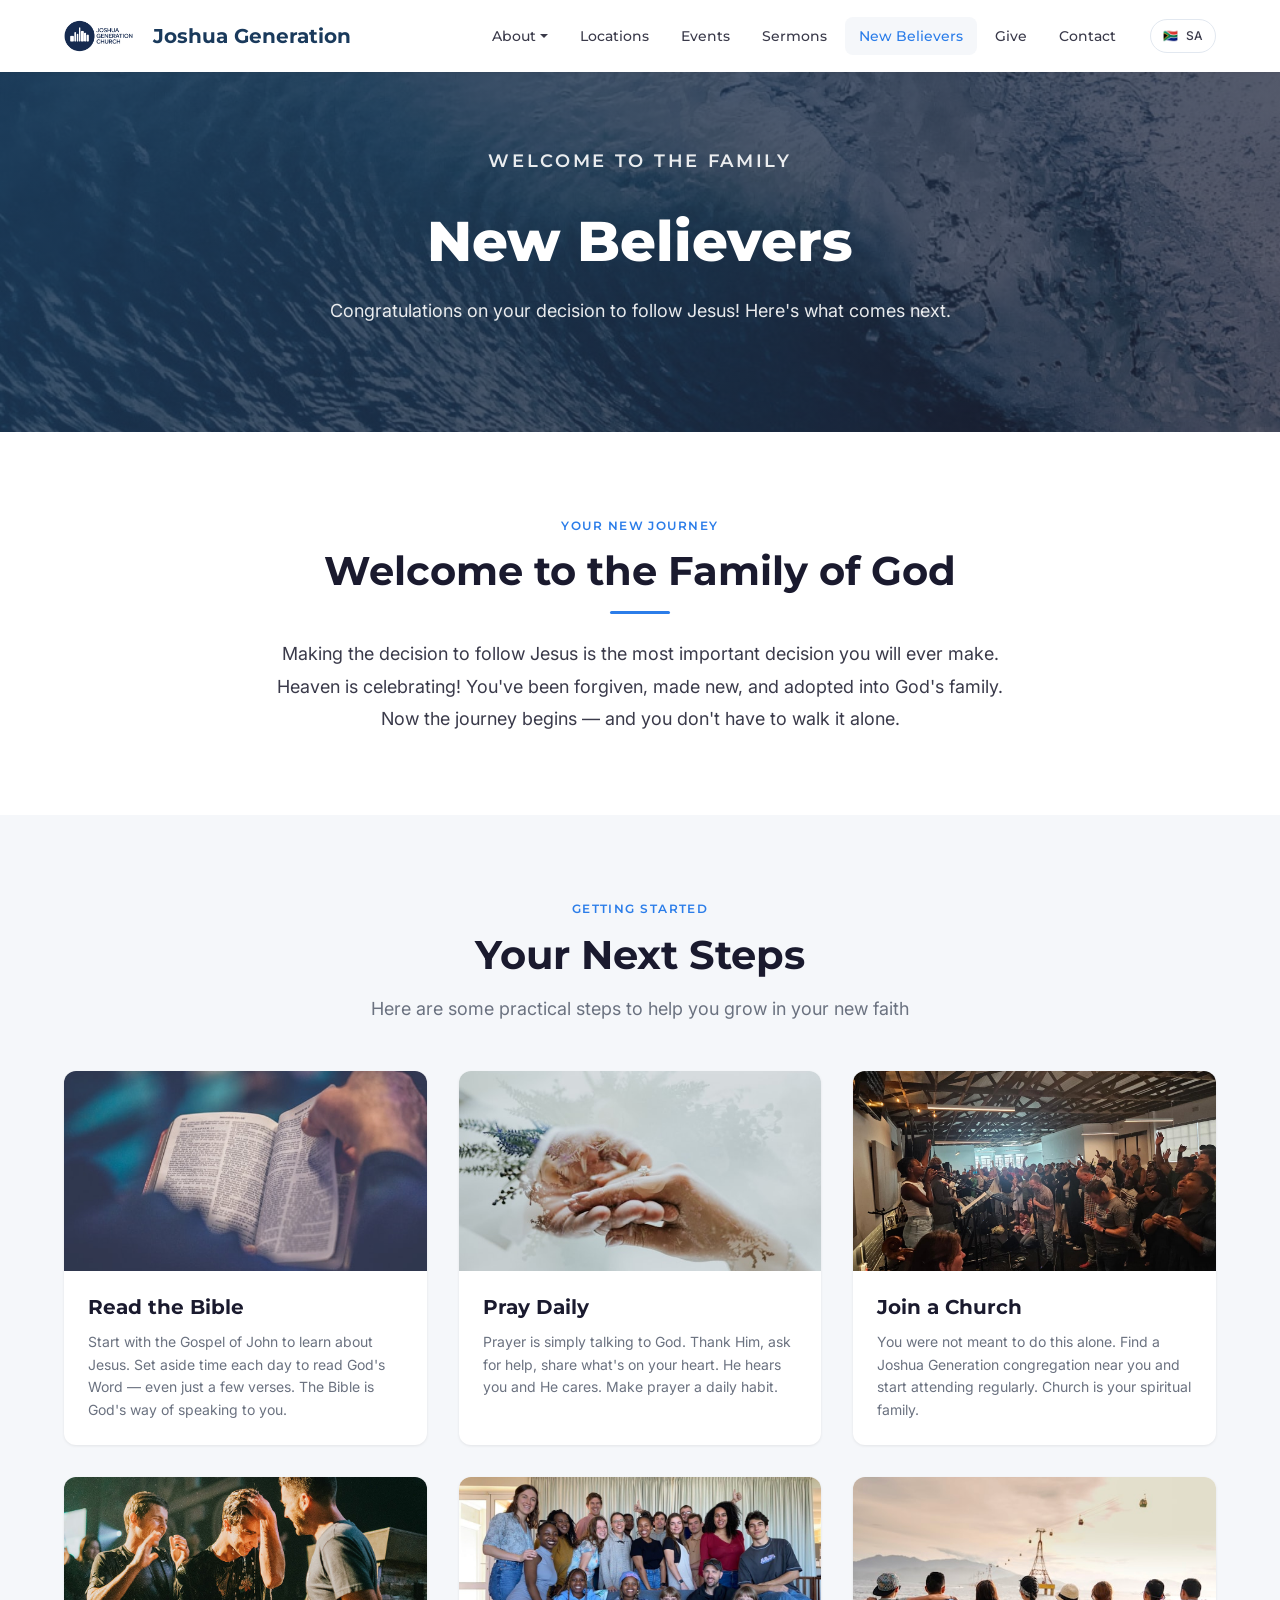
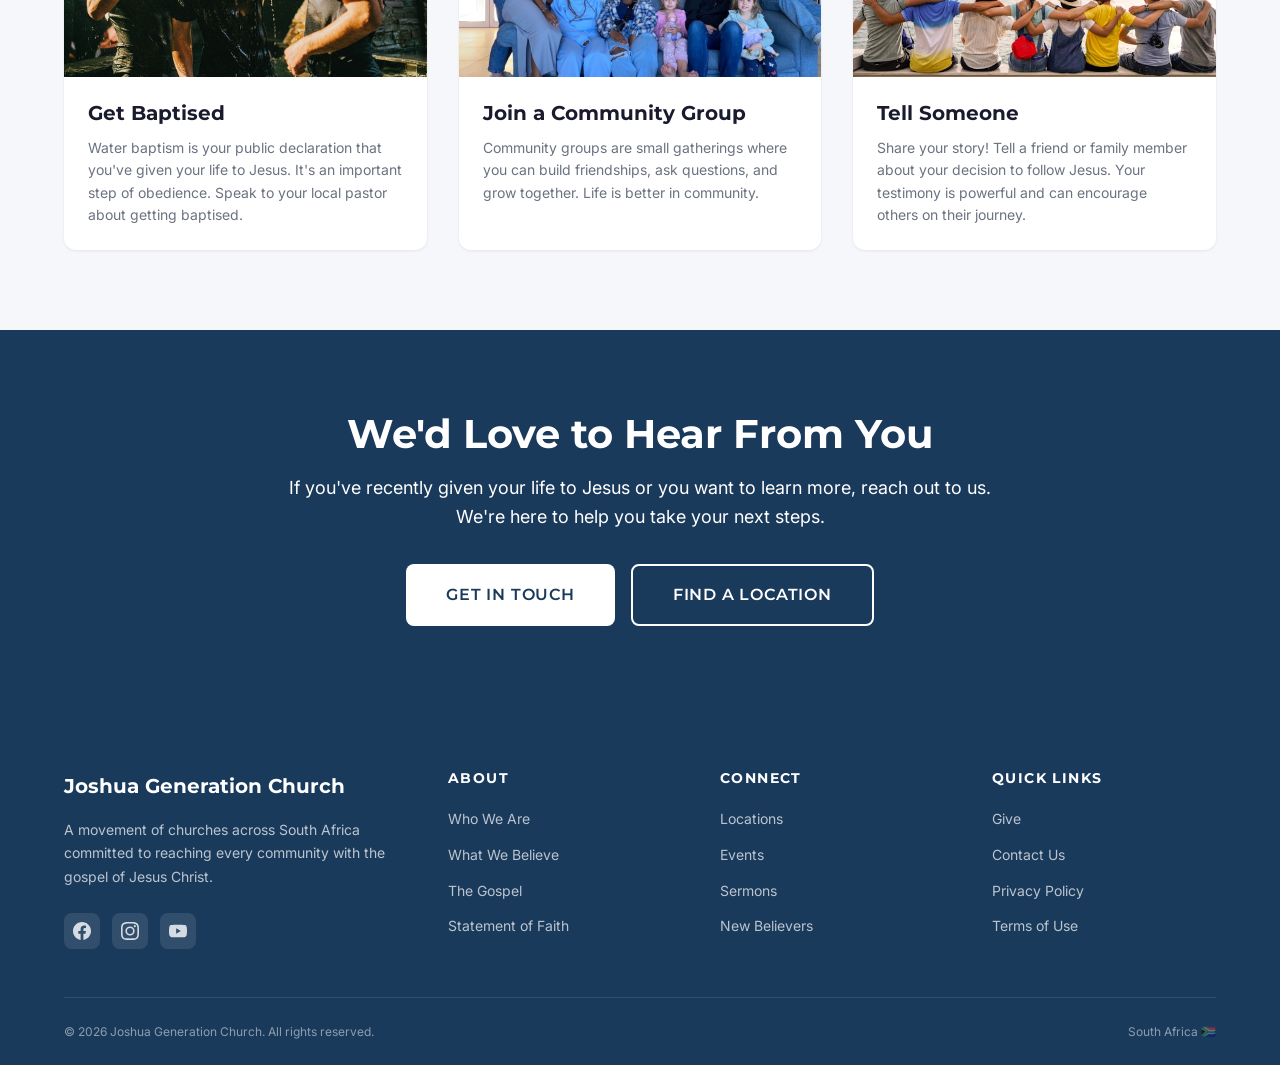
<file: new-believers.html>
<!DOCTYPE html>
<html lang="en">
<head>
  <meta charset="UTF-8">
  <link rel="icon" type="image/png" href="images/favicon.png">
  <meta name="viewport" content="width=device-width, initial-scale=1.0">
  <title>New Believers - Joshua Generation Church</title>
  <meta name="description" content="Resources and next steps for new believers at Joshua Generation Church.">
  <link rel="preconnect" href="https://fonts.googleapis.com">
  <link rel="preconnect" href="https://fonts.gstatic.com" crossorigin>
  <link href="https://fonts.googleapis.com/css2?family=Inter:wght@400;500;600&family=Montserrat:wght@600;700;800&display=swap" rel="stylesheet">
  <link rel="stylesheet" href="css/style.css">
  <link rel="stylesheet" href="css/components.css">
  <link rel="stylesheet" href="css/responsive.css">
</head>
<body>

  <!-- Navigation -->
  <nav class="nav" id="nav">
    <div class="nav__inner">
      <a href="index.html" class="nav__logo"><img src="images/logo.png" alt="JG" style="height:32px;width:auto;vertical-align:middle;margin-right:0.5rem;filter:brightness(0) saturate(100%) invert(16%) sepia(30%) saturate(1200%) hue-rotate(180deg) brightness(95%);"><span>Joshua Generation</span></a>
      <div class="nav__links" id="navLinks">
        <div class="nav__dropdown">
          <a href="#" class="nav__link nav__dropdown-toggle">About</a>
          <div class="nav__dropdown-menu">
            <a href="who-we-are.html">Who We Are</a>
            <a href="what-we-believe.html">What We Believe</a>
            <a href="the-gospel.html">The Gospel</a>
            <a href="statement-of-faith.html">Statement of Faith</a>
          </div>
        </div>
        <a href="locations.html" class="nav__link">Locations</a>
        <a href="events.html" class="nav__link">Events</a>
        <a href="sermons.html" class="nav__link">Sermons</a>
        <a href="new-believers.html" class="nav__link active">New Believers</a>
        <a href="give.html" class="nav__link">Give</a>
        <a href="contact.html" class="nav__link">Contact</a>
        <div class="nav__region"><span>&#127487;&#127462;</span> SA</div>
      </div>
      <button class="nav__toggle" id="navToggle" aria-label="Toggle menu"><span></span><span></span><span></span></button>
    </div>
  </nav>

  <!-- Hero -->
  <section class="hero hero--short">
    <div class="hero__bg" style="background-image: url('images/hero-water.jpg'); background-color: var(--color-primary);"></div>
    <div class="hero__content">
      <p class="hero__eyebrow">Welcome to the Family</p>
      <h1>New Believers</h1>
      <p>Congratulations on your decision to follow Jesus! Here's what comes next.</p>
    </div>
  </section>

  <!-- Welcome Message -->
  <section class="section">
    <div class="container container--narrow text-center">
      <span class="eyebrow">Your New Journey</span>
      <h2>Welcome to the Family of God</h2>
      <div class="divider"></div>
      <p style="font-size: var(--fs-lg); line-height: 1.8; margin-top: 1.5rem;">Making the decision to follow Jesus is the most important decision you will ever make. Heaven is celebrating! You've been forgiven, made new, and adopted into God's family. Now the journey begins — and you don't have to walk it alone.</p>
    </div>
  </section>

  <!-- Next Steps -->
  <section class="section section--light">
    <div class="container">
      <div class="section__header">
        <span class="eyebrow">Getting Started</span>
        <h2>Your Next Steps</h2>
        <p>Here are some practical steps to help you grow in your new faith</p>
      </div>
      <div class="grid grid--3">
        <div class="card">
          <div class="card__image"><img src="images/bible-reading.jpg" alt="Read the Bible" style="width:100%;height:100%;object-fit:cover;"></div>
          <div class="card__body">
            <h3 class="card__title">Read the Bible</h3>
            <p class="card__text">Start with the Gospel of John to learn about Jesus. Set aside time each day to read God's Word — even just a few verses. The Bible is God's way of speaking to you.</p>
          </div>
        </div>
        <div class="card">
          <div class="card__image"><img src="images/prayer.jpg" alt="Pray Daily" style="width:100%;height:100%;object-fit:cover;"></div>
          <div class="card__body">
            <h3 class="card__title">Pray Daily</h3>
            <p class="card__text">Prayer is simply talking to God. Thank Him, ask for help, share what's on your heart. He hears you and He cares. Make prayer a daily habit.</p>
          </div>
        </div>
        <div class="card">
          <div class="card__image"><img src="images/sunday-service.jpg" alt="Join a Church" style="width:100%;height:100%;object-fit:cover;"></div>
          <div class="card__body">
            <h3 class="card__title">Join a Church</h3>
            <p class="card__text">You were not meant to do this alone. Find a Joshua Generation congregation near you and start attending regularly. Church is your spiritual family.</p>
          </div>
        </div>
        <div class="card">
          <div class="card__image"><img src="images/baptism.jpg" alt="Get Baptised" style="width:100%;height:100%;object-fit:cover;"></div>
          <div class="card__body">
            <h3 class="card__title">Get Baptised</h3>
            <p class="card__text">Water baptism is your public declaration that you've given your life to Jesus. It's an important step of obedience. Speak to your local pastor about getting baptised.</p>
          </div>
        </div>
        <div class="card">
          <div class="card__image"><img src="images/community-group.jpg" alt="Join a Community Group" style="width:100%;height:100%;object-fit:cover;"></div>
          <div class="card__body">
            <h3 class="card__title">Join a Community Group</h3>
            <p class="card__text">Community groups are small gatherings where you can build friendships, ask questions, and grow together. Life is better in community.</p>
          </div>
        </div>
        <div class="card">
          <div class="card__image"><img src="images/sharing-faith.jpg" alt="Tell Someone" style="width:100%;height:100%;object-fit:cover;"></div>
          <div class="card__body">
            <h3 class="card__title">Tell Someone</h3>
            <p class="card__text">Share your story! Tell a friend or family member about your decision to follow Jesus. Your testimony is powerful and can encourage others on their journey.</p>
          </div>
        </div>
      </div>
    </div>
  </section>

  <!-- CTA -->
  <section class="section section--dark text-center">
    <div class="container container--narrow">
      <h2>We'd Love to Hear From You</h2>
      <p style="font-size: var(--fs-lg); margin: 1rem 0 2rem;">If you've recently given your life to Jesus or you want to learn more, reach out to us. We're here to help you take your next steps.</p>
      <div class="hero__actions">
        <a href="contact.html" class="btn btn--white btn--lg">Get in Touch</a>
        <a href="locations.html" class="btn btn--outline btn--lg">Find a Location</a>
      </div>
    </div>
  </section>

  <!-- Footer -->
  <footer class="footer">
    <div class="container">
      <div class="footer__grid">
        <div class="footer__brand">
          <a href="index.html" class="nav__logo" style="color: white; font-size: 1.25rem;"><span>Joshua Generation Church</span></a>
          <p>A movement of churches across South Africa committed to reaching every community with the gospel of Jesus Christ.</p>
          <div class="footer__social">
            <a href="https://www.facebook.com/JoshGenChurchGlobal" target="_blank" rel="noopener" aria-label="Facebook"><svg width="18" height="18" viewBox="0 0 24 24" fill="currentColor"><path d="M24 12.073c0-6.627-5.373-12-12-12s-12 5.373-12 12c0 5.99 4.388 10.954 10.125 11.854v-8.385H7.078v-3.47h3.047V9.43c0-3.007 1.792-4.669 4.533-4.669 1.312 0 2.686.235 2.686.235v2.953H15.83c-1.491 0-1.956.925-1.956 1.874v2.25h3.328l-.532 3.47h-2.796v8.385C19.612 23.027 24 18.062 24 12.073z"/></svg></a>
            <a href="https://www.instagram.com/joshgenchurch_global/" target="_blank" rel="noopener" aria-label="Instagram"><svg width="18" height="18" viewBox="0 0 24 24" fill="currentColor"><path d="M12 2.163c3.204 0 3.584.012 4.85.07 3.252.148 4.771 1.691 4.919 4.919.058 1.265.069 1.645.069 4.849 0 3.205-.012 3.584-.069 4.849-.149 3.225-1.664 4.771-4.919 4.919-1.266.058-1.644.07-4.85.07-3.204 0-3.584-.012-4.849-.07-3.26-.149-4.771-1.699-4.919-4.92-.058-1.265-.07-1.644-.07-4.849 0-3.204.013-3.583.07-4.849.149-3.227 1.664-4.771 4.919-4.919 1.266-.057 1.645-.069 4.849-.069zM12 0C8.741 0 8.333.014 7.053.072 2.695.272.273 2.69.073 7.052.014 8.333 0 8.741 0 12c0 3.259.014 3.668.072 4.948.2 4.358 2.618 6.78 6.98 6.98C8.333 23.986 8.741 24 12 24c3.259 0 3.668-.014 4.948-.072 4.354-.2 6.782-2.618 6.979-6.98.059-1.28.073-1.689.073-4.948 0-3.259-.014-3.667-.072-4.947-.196-4.354-2.617-6.78-6.979-6.98C15.668.014 15.259 0 12 0zm0 5.838a6.162 6.162 0 100 12.324 6.162 6.162 0 000-12.324zM12 16a4 4 0 110-8 4 4 0 010 8zm6.406-11.845a1.44 1.44 0 100 2.881 1.44 1.44 0 000-2.881z"/></svg></a>
            <a href="https://www.youtube.com/@joshgenchurch" target="_blank" rel="noopener" aria-label="YouTube"><svg width="18" height="18" viewBox="0 0 24 24" fill="currentColor"><path d="M23.498 6.186a3.016 3.016 0 00-2.122-2.136C19.505 3.545 12 3.545 12 3.545s-7.505 0-9.377.505A3.017 3.017 0 00.502 6.186C0 8.07 0 12 0 12s0 3.93.502 5.814a3.016 3.016 0 002.122 2.136c1.871.505 9.376.505 9.376.505s7.505 0 9.377-.505a3.015 3.015 0 002.122-2.136C24 15.93 24 12 24 12s0-3.93-.502-5.814zM9.545 15.568V8.432L15.818 12l-6.273 3.568z"/></svg></a>
          </div>
        </div>
        <div>
          <h4 class="footer__heading">About</h4>
          <ul class="footer__links">
            <li><a href="who-we-are.html">Who We Are</a></li>
            <li><a href="what-we-believe.html">What We Believe</a></li>
            <li><a href="the-gospel.html">The Gospel</a></li>
            <li><a href="statement-of-faith.html">Statement of Faith</a></li>
          </ul>
        </div>
        <div>
          <h4 class="footer__heading">Connect</h4>
          <ul class="footer__links">
            <li><a href="locations.html">Locations</a></li>
            <li><a href="events.html">Events</a></li>
            <li><a href="sermons.html">Sermons</a></li>
            <li><a href="new-believers.html">New Believers</a></li>
          </ul>
        </div>
        <div>
          <h4 class="footer__heading">Quick Links</h4>
          <ul class="footer__links">
            <li><a href="give.html">Give</a></li>
            <li><a href="contact.html">Contact Us</a></li>
            <li><a href="#">Privacy Policy</a></li>
            <li><a href="#">Terms of Use</a></li>
          </ul>
        </div>
      </div>
      <div class="footer__bottom">
        <span>&copy; 2026 Joshua Generation Church. All rights reserved.</span>
        <span>South Africa &#127487;&#127462;</span>
      </div>
    </div>
  </footer>

  <script src="js/main.js"></script>
</body>
</html>
</file>
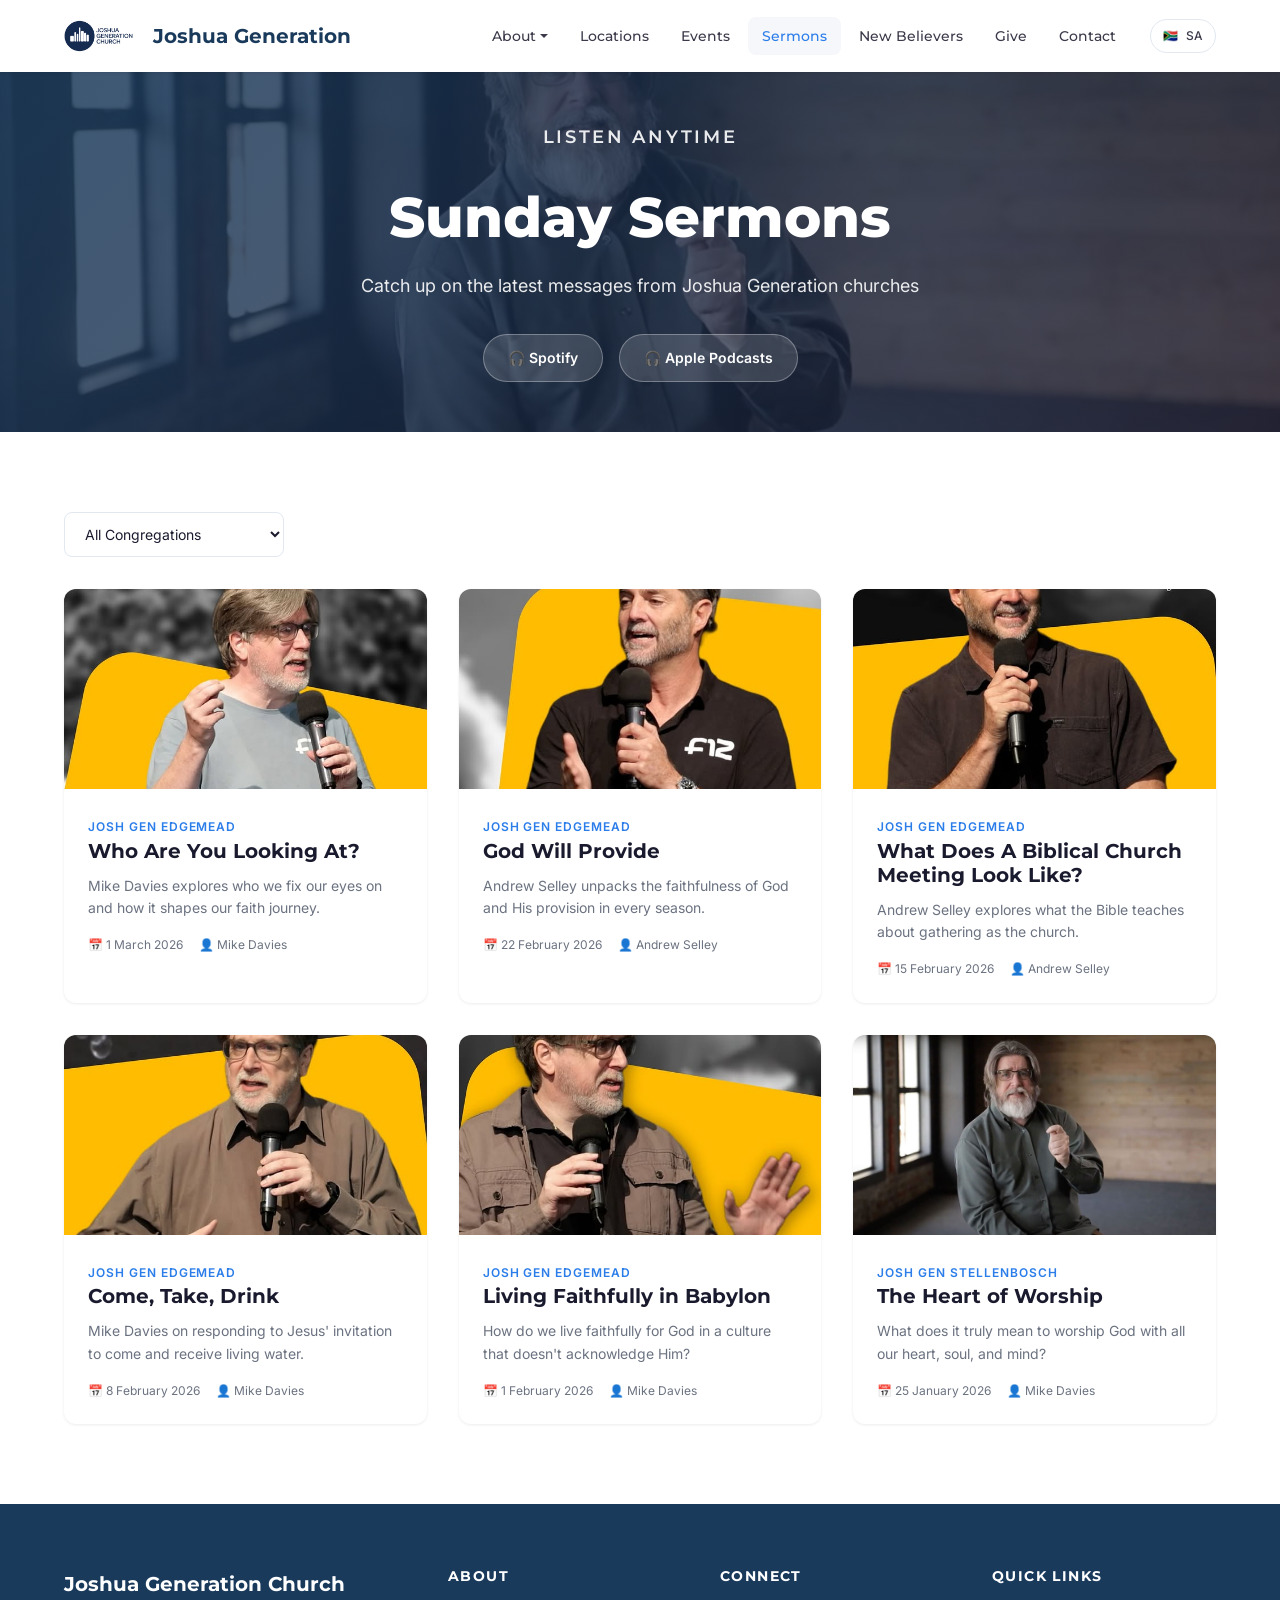
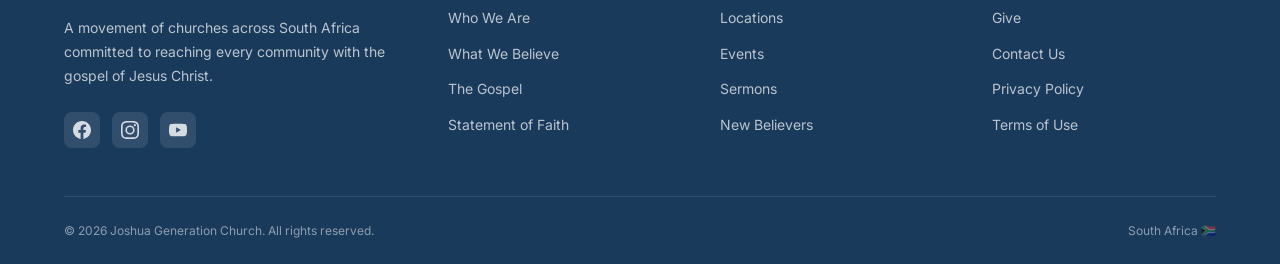
<file: sermons.html>
<!DOCTYPE html>
<html lang="en">
<head>
  <meta charset="UTF-8">
  <link rel="icon" type="image/png" href="images/favicon.png">
  <meta name="viewport" content="width=device-width, initial-scale=1.0">
  <title>Sermons - Joshua Generation Church</title>
  <meta name="description" content="Listen to Sunday sermons from Joshua Generation Church on Spotify and Apple Podcasts.">
  <link rel="preconnect" href="https://fonts.googleapis.com">
  <link rel="preconnect" href="https://fonts.gstatic.com" crossorigin>
  <link href="https://fonts.googleapis.com/css2?family=Inter:wght@400;500;600&family=Montserrat:wght@600;700;800&display=swap" rel="stylesheet">
  <link rel="stylesheet" href="css/style.css">
  <link rel="stylesheet" href="css/components.css">
  <link rel="stylesheet" href="css/responsive.css">
  <style>
    .platform-badges {
      display: flex;
      gap: 1rem;
      justify-content: center;
      flex-wrap: wrap;
    }
    .platform-badge {
      display: inline-flex;
      align-items: center;
      gap: 0.5rem;
      padding: 0.75rem 1.5rem;
      background: rgba(255, 255, 255, 0.15);
      border: 1px solid rgba(255, 255, 255, 0.3);
      border-radius: var(--radius-full);
      color: white;
      font-weight: var(--fw-semibold);
      font-size: var(--fs-sm);
      transition: all var(--transition);
    }
    .platform-badge:hover {
      background: rgba(255, 255, 255, 0.25);
      color: white;
      transform: translateY(-2px);
    }
    .sermon-filter {
      margin-bottom: 2rem;
    }
    .sermon-filter select {
      padding: 0.75rem 1rem;
      border: 1px solid var(--color-border);
      border-radius: var(--radius-md);
      font-size: var(--fs-sm);
      color: var(--color-dark);
      background: var(--color-white);
      min-width: 220px;
    }
  </style>
</head>
<body>

  <!-- Navigation -->
  <nav class="nav" id="nav">
    <div class="nav__inner">
      <a href="index.html" class="nav__logo"><img src="images/logo.png" alt="JG" style="height:32px;width:auto;vertical-align:middle;margin-right:0.5rem;filter:brightness(0) saturate(100%) invert(16%) sepia(30%) saturate(1200%) hue-rotate(180deg) brightness(95%);"><span>Joshua Generation</span></a>
      <div class="nav__links" id="navLinks">
        <div class="nav__dropdown">
          <a href="#" class="nav__link nav__dropdown-toggle">About</a>
          <div class="nav__dropdown-menu">
            <a href="who-we-are.html">Who We Are</a>
            <a href="what-we-believe.html">What We Believe</a>
            <a href="the-gospel.html">The Gospel</a>
            <a href="statement-of-faith.html">Statement of Faith</a>
          </div>
        </div>
        <a href="locations.html" class="nav__link">Locations</a>
        <a href="events.html" class="nav__link">Events</a>
        <a href="sermons.html" class="nav__link active">Sermons</a>
        <a href="new-believers.html" class="nav__link">New Believers</a>
        <a href="give.html" class="nav__link">Give</a>
        <a href="contact.html" class="nav__link">Contact</a>
        <div class="nav__region"><span>&#127487;&#127462;</span> SA</div>
      </div>
      <button class="nav__toggle" id="navToggle" aria-label="Toggle menu"><span></span><span></span><span></span></button>
    </div>
  </nav>

  <!-- Hero -->
  <section class="hero hero--short">
    <div class="hero__bg" style="background-image: url('images/hero-sermons.jpg'); background-color: var(--color-primary); background-size: cover; background-position: center;"></div>
    <div class="hero__content">
      <p class="hero__eyebrow">Listen Anytime</p>
      <h1>Sunday Sermons</h1>
      <p>Catch up on the latest messages from Joshua Generation churches</p>
      <div class="platform-badges" style="margin-top: 1.5rem;">
        <a href="https://open.spotify.com/show/7vssMR12QUgLkRDitGol4p?si=91c98391f5ba49dd" target="_blank" rel="noopener" class="platform-badge">&#127911; Spotify</a>
        <a href="https://podcasts.apple.com/za/podcast/sunday-sermons/id525327012" target="_blank" rel="noopener" class="platform-badge">&#127911; Apple Podcasts</a>
      </div>
    </div>
  </section>

  <!-- Sermons Grid -->
  <section class="section">
    <div class="container">
      <div class="sermon-filter">
        <select id="sermonFilter">
          <option value="all">All Congregations</option>
          <option value="paarl">Josh Gen Paarl</option>
          <option value="stellenbosch">Josh Gen Stellenbosch</option>
          <option value="cape-town">Josh Gen Cape Town</option>
          <option value="bloemfontein">Josh Gen Bloemfontein</option>
          <option value="durban">Josh Gen Durban</option>
        </select>
      </div>

      <div class="grid grid--3" id="sermonsGrid">
        <a href="https://open.spotify.com/show/7vssMR12QUgLkRDitGol4p" target="_blank" rel="noopener" class="card" data-congregation="edgemead">
          <div class="card__image"><img src="images/church-1.jpg" alt="Who Are You Looking At? - Mike Davies" style="width:100%;height:100%;object-fit:cover;"></div>
          <div class="card__body">
            <span class="card__eyebrow">Josh Gen Edgemead</span>
            <h3 class="card__title">Who Are You Looking At?</h3>
            <p class="card__text">Mike Davies explores who we fix our eyes on and how it shapes our faith journey.</p>
            <div class="card__meta">
              <span>&#128197; 1 March 2026</span>
              <span>&#128100; Mike Davies</span>
            </div>
          </div>
        </a>

        <a href="https://open.spotify.com/show/7vssMR12QUgLkRDitGol4p" target="_blank" rel="noopener" class="card" data-congregation="edgemead">
          <div class="card__image"><img src="images/church-2.jpg" alt="God Will Provide - Andrew Selley" style="width:100%;height:100%;object-fit:cover;"></div>
          <div class="card__body">
            <span class="card__eyebrow">Josh Gen Edgemead</span>
            <h3 class="card__title">God Will Provide</h3>
            <p class="card__text">Andrew Selley unpacks the faithfulness of God and His provision in every season.</p>
            <div class="card__meta">
              <span>&#128197; 22 February 2026</span>
              <span>&#128100; Andrew Selley</span>
            </div>
          </div>
        </a>

        <a href="https://open.spotify.com/show/7vssMR12QUgLkRDitGol4p" target="_blank" rel="noopener" class="card" data-congregation="edgemead">
          <div class="card__image"><img src="images/church-3.jpg" alt="What Does A Biblical Church Meeting Look Like? - Andrew Selley" style="width:100%;height:100%;object-fit:cover;"></div>
          <div class="card__body">
            <span class="card__eyebrow">Josh Gen Edgemead</span>
            <h3 class="card__title">What Does A Biblical Church Meeting Look Like?</h3>
            <p class="card__text">Andrew Selley explores what the Bible teaches about gathering as the church.</p>
            <div class="card__meta">
              <span>&#128197; 15 February 2026</span>
              <span>&#128100; Andrew Selley</span>
            </div>
          </div>
        </a>

        <a href="https://open.spotify.com/show/7vssMR12QUgLkRDitGol4p" target="_blank" rel="noopener" class="card" data-congregation="edgemead">
          <div class="card__image"><img src="images/church-4.jpg" alt="Come, Take, Drink - Mike Davies" style="width:100%;height:100%;object-fit:cover;"></div>
          <div class="card__body">
            <span class="card__eyebrow">Josh Gen Edgemead</span>
            <h3 class="card__title">Come, Take, Drink</h3>
            <p class="card__text">Mike Davies on responding to Jesus' invitation to come and receive living water.</p>
            <div class="card__meta">
              <span>&#128197; 8 February 2026</span>
              <span>&#128100; Mike Davies</span>
            </div>
          </div>
        </a>

        <a href="https://open.spotify.com/show/7vssMR12QUgLkRDitGol4p" target="_blank" rel="noopener" class="card" data-congregation="edgemead">
          <div class="card__image"><img src="images/church-6.jpg" alt="Living Faithfully in Babylon - Mike Davies" style="width:100%;height:100%;object-fit:cover;"></div>
          <div class="card__body">
            <span class="card__eyebrow">Josh Gen Edgemead</span>
            <h3 class="card__title">Living Faithfully in Babylon</h3>
            <p class="card__text">How do we live faithfully for God in a culture that doesn't acknowledge Him?</p>
            <div class="card__meta">
              <span>&#128197; 1 February 2026</span>
              <span>&#128100; Mike Davies</span>
            </div>
          </div>
        </a>

        <a href="https://open.spotify.com/show/7vssMR12QUgLkRDitGol4p" target="_blank" rel="noopener" class="card" data-congregation="stellenbosch">
          <div class="card__image"><img src="images/hero-sermons.jpg" alt="Sermon - Teaching" style="width:100%;height:100%;object-fit:cover;"></div>
          <div class="card__body">
            <span class="card__eyebrow">Josh Gen Stellenbosch</span>
            <h3 class="card__title">The Heart of Worship</h3>
            <p class="card__text">What does it truly mean to worship God with all our heart, soul, and mind?</p>
            <div class="card__meta">
              <span>&#128197; 25 January 2026</span>
              <span>&#128100; Mike Davies</span>
            </div>
          </div>
        </a>
      </div>
    </div>
  </section>

  <!-- Footer -->
  <footer class="footer">
    <div class="container">
      <div class="footer__grid">
        <div class="footer__brand">
          <a href="index.html" class="nav__logo" style="color: white; font-size: 1.25rem;"><span>Joshua Generation Church</span></a>
          <p>A movement of churches across South Africa committed to reaching every community with the gospel of Jesus Christ.</p>
          <div class="footer__social">
            <a href="https://www.facebook.com/JoshGenChurchGlobal" target="_blank" rel="noopener" aria-label="Facebook"><svg width="18" height="18" viewBox="0 0 24 24" fill="currentColor"><path d="M24 12.073c0-6.627-5.373-12-12-12s-12 5.373-12 12c0 5.99 4.388 10.954 10.125 11.854v-8.385H7.078v-3.47h3.047V9.43c0-3.007 1.792-4.669 4.533-4.669 1.312 0 2.686.235 2.686.235v2.953H15.83c-1.491 0-1.956.925-1.956 1.874v2.25h3.328l-.532 3.47h-2.796v8.385C19.612 23.027 24 18.062 24 12.073z"/></svg></a>
            <a href="https://www.instagram.com/joshgenchurch_global/" target="_blank" rel="noopener" aria-label="Instagram"><svg width="18" height="18" viewBox="0 0 24 24" fill="currentColor"><path d="M12 2.163c3.204 0 3.584.012 4.85.07 3.252.148 4.771 1.691 4.919 4.919.058 1.265.069 1.645.069 4.849 0 3.205-.012 3.584-.069 4.849-.149 3.225-1.664 4.771-4.919 4.919-1.266.058-1.644.07-4.85.07-3.204 0-3.584-.012-4.849-.07-3.26-.149-4.771-1.699-4.919-4.92-.058-1.265-.07-1.644-.07-4.849 0-3.204.013-3.583.07-4.849.149-3.227 1.664-4.771 4.919-4.919 1.266-.057 1.645-.069 4.849-.069zM12 0C8.741 0 8.333.014 7.053.072 2.695.272.273 2.69.073 7.052.014 8.333 0 8.741 0 12c0 3.259.014 3.668.072 4.948.2 4.358 2.618 6.78 6.98 6.98C8.333 23.986 8.741 24 12 24c3.259 0 3.668-.014 4.948-.072 4.354-.2 6.782-2.618 6.979-6.98.059-1.28.073-1.689.073-4.948 0-3.259-.014-3.667-.072-4.947-.196-4.354-2.617-6.78-6.979-6.98C15.668.014 15.259 0 12 0zm0 5.838a6.162 6.162 0 100 12.324 6.162 6.162 0 000-12.324zM12 16a4 4 0 110-8 4 4 0 010 8zm6.406-11.845a1.44 1.44 0 100 2.881 1.44 1.44 0 000-2.881z"/></svg></a>
            <a href="https://www.youtube.com/@joshgenchurch" target="_blank" rel="noopener" aria-label="YouTube"><svg width="18" height="18" viewBox="0 0 24 24" fill="currentColor"><path d="M23.498 6.186a3.016 3.016 0 00-2.122-2.136C19.505 3.545 12 3.545 12 3.545s-7.505 0-9.377.505A3.017 3.017 0 00.502 6.186C0 8.07 0 12 0 12s0 3.93.502 5.814a3.016 3.016 0 002.122 2.136c1.871.505 9.376.505 9.376.505s7.505 0 9.377-.505a3.015 3.015 0 002.122-2.136C24 15.93 24 12 24 12s0-3.93-.502-5.814zM9.545 15.568V8.432L15.818 12l-6.273 3.568z"/></svg></a>
          </div>
        </div>
        <div>
          <h4 class="footer__heading">About</h4>
          <ul class="footer__links">
            <li><a href="who-we-are.html">Who We Are</a></li>
            <li><a href="what-we-believe.html">What We Believe</a></li>
            <li><a href="the-gospel.html">The Gospel</a></li>
            <li><a href="statement-of-faith.html">Statement of Faith</a></li>
          </ul>
        </div>
        <div>
          <h4 class="footer__heading">Connect</h4>
          <ul class="footer__links">
            <li><a href="locations.html">Locations</a></li>
            <li><a href="events.html">Events</a></li>
            <li><a href="sermons.html">Sermons</a></li>
            <li><a href="new-believers.html">New Believers</a></li>
          </ul>
        </div>
        <div>
          <h4 class="footer__heading">Quick Links</h4>
          <ul class="footer__links">
            <li><a href="give.html">Give</a></li>
            <li><a href="contact.html">Contact Us</a></li>
            <li><a href="#">Privacy Policy</a></li>
            <li><a href="#">Terms of Use</a></li>
          </ul>
        </div>
      </div>
      <div class="footer__bottom">
        <span>&copy; 2026 Joshua Generation Church. All rights reserved.</span>
        <span>South Africa &#127487;&#127462;</span>
      </div>
    </div>
  </footer>

  <script src="js/main.js"></script>
  <script>
    // Sermon congregation filter
    document.addEventListener('DOMContentLoaded', () => {
      const filter = document.getElementById('sermonFilter');
      const cards = document.querySelectorAll('#sermonsGrid .card');

      filter.addEventListener('change', () => {
        const value = filter.value;
        cards.forEach(card => {
          if (value === 'all' || card.dataset.congregation === value) {
            card.style.display = '';
          } else {
            card.style.display = 'none';
          }
        });
      });
    });
  </script>
</body>
</html>
</file>
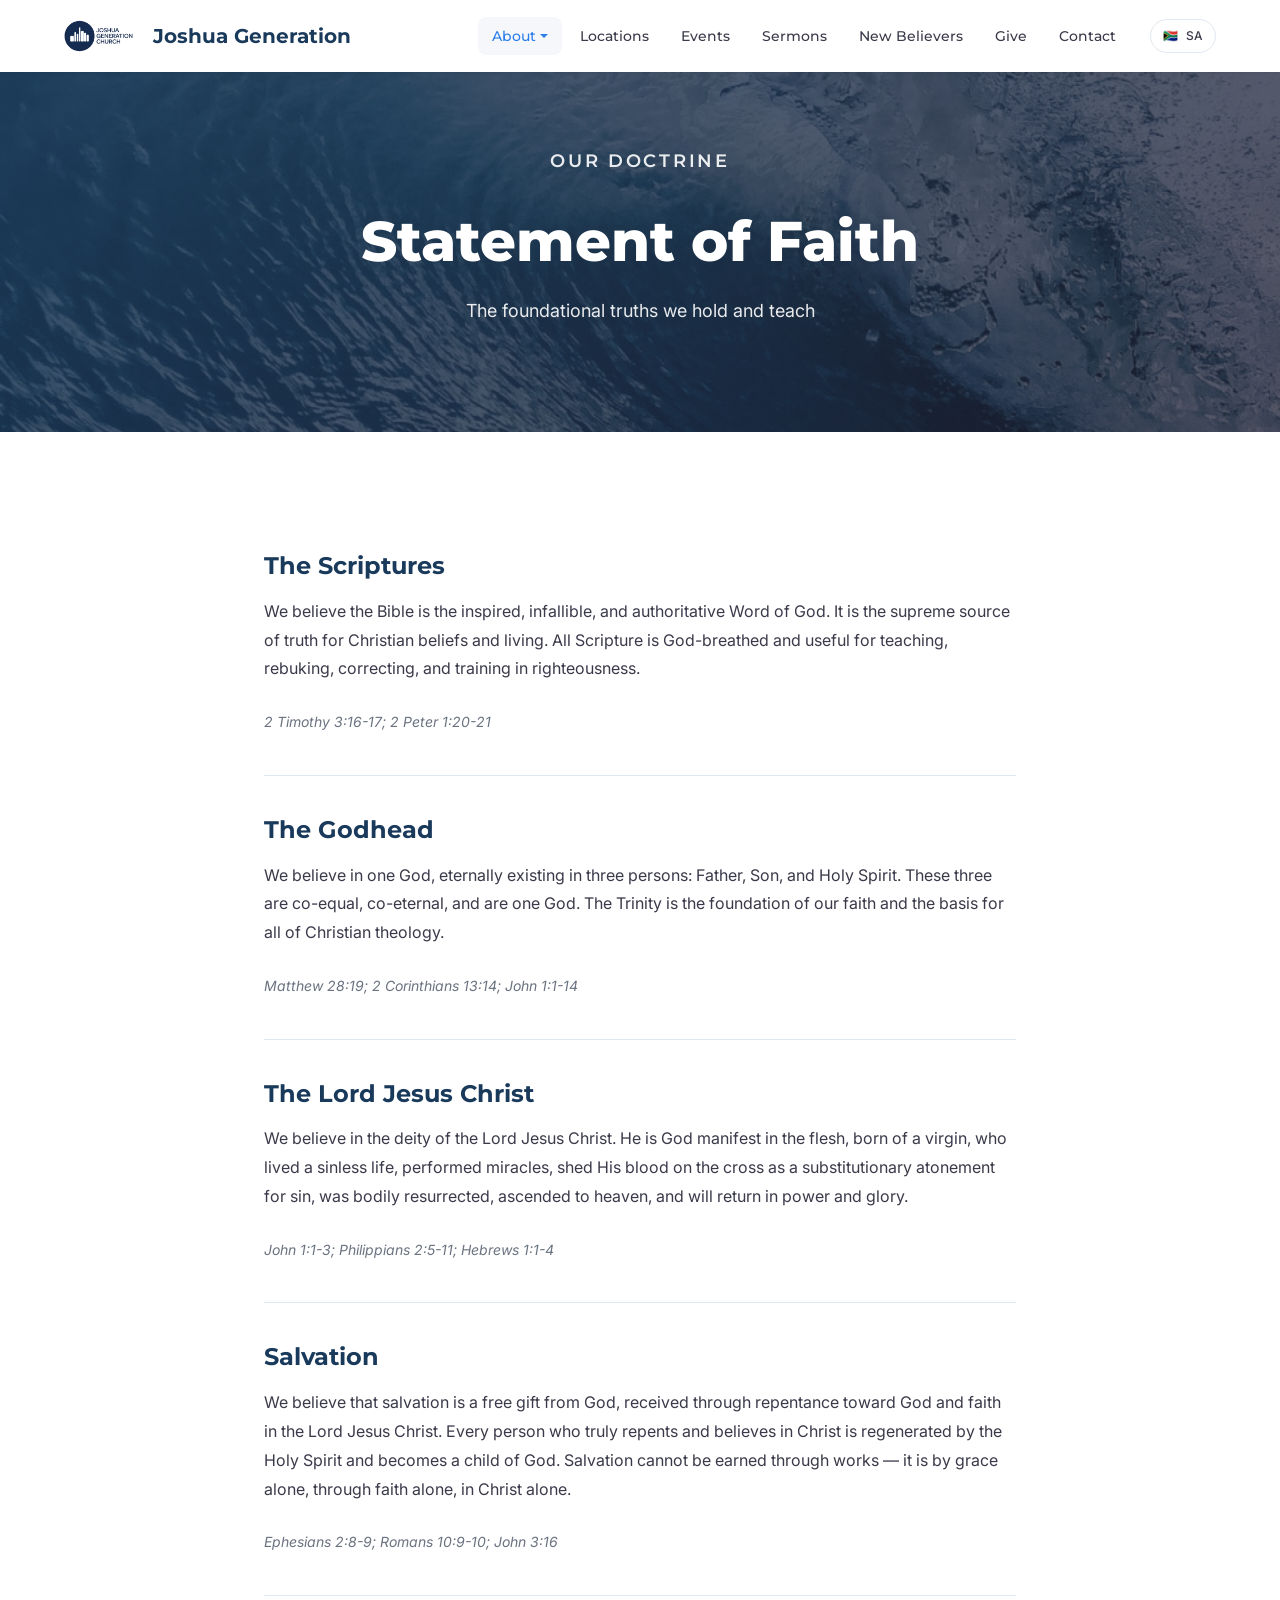
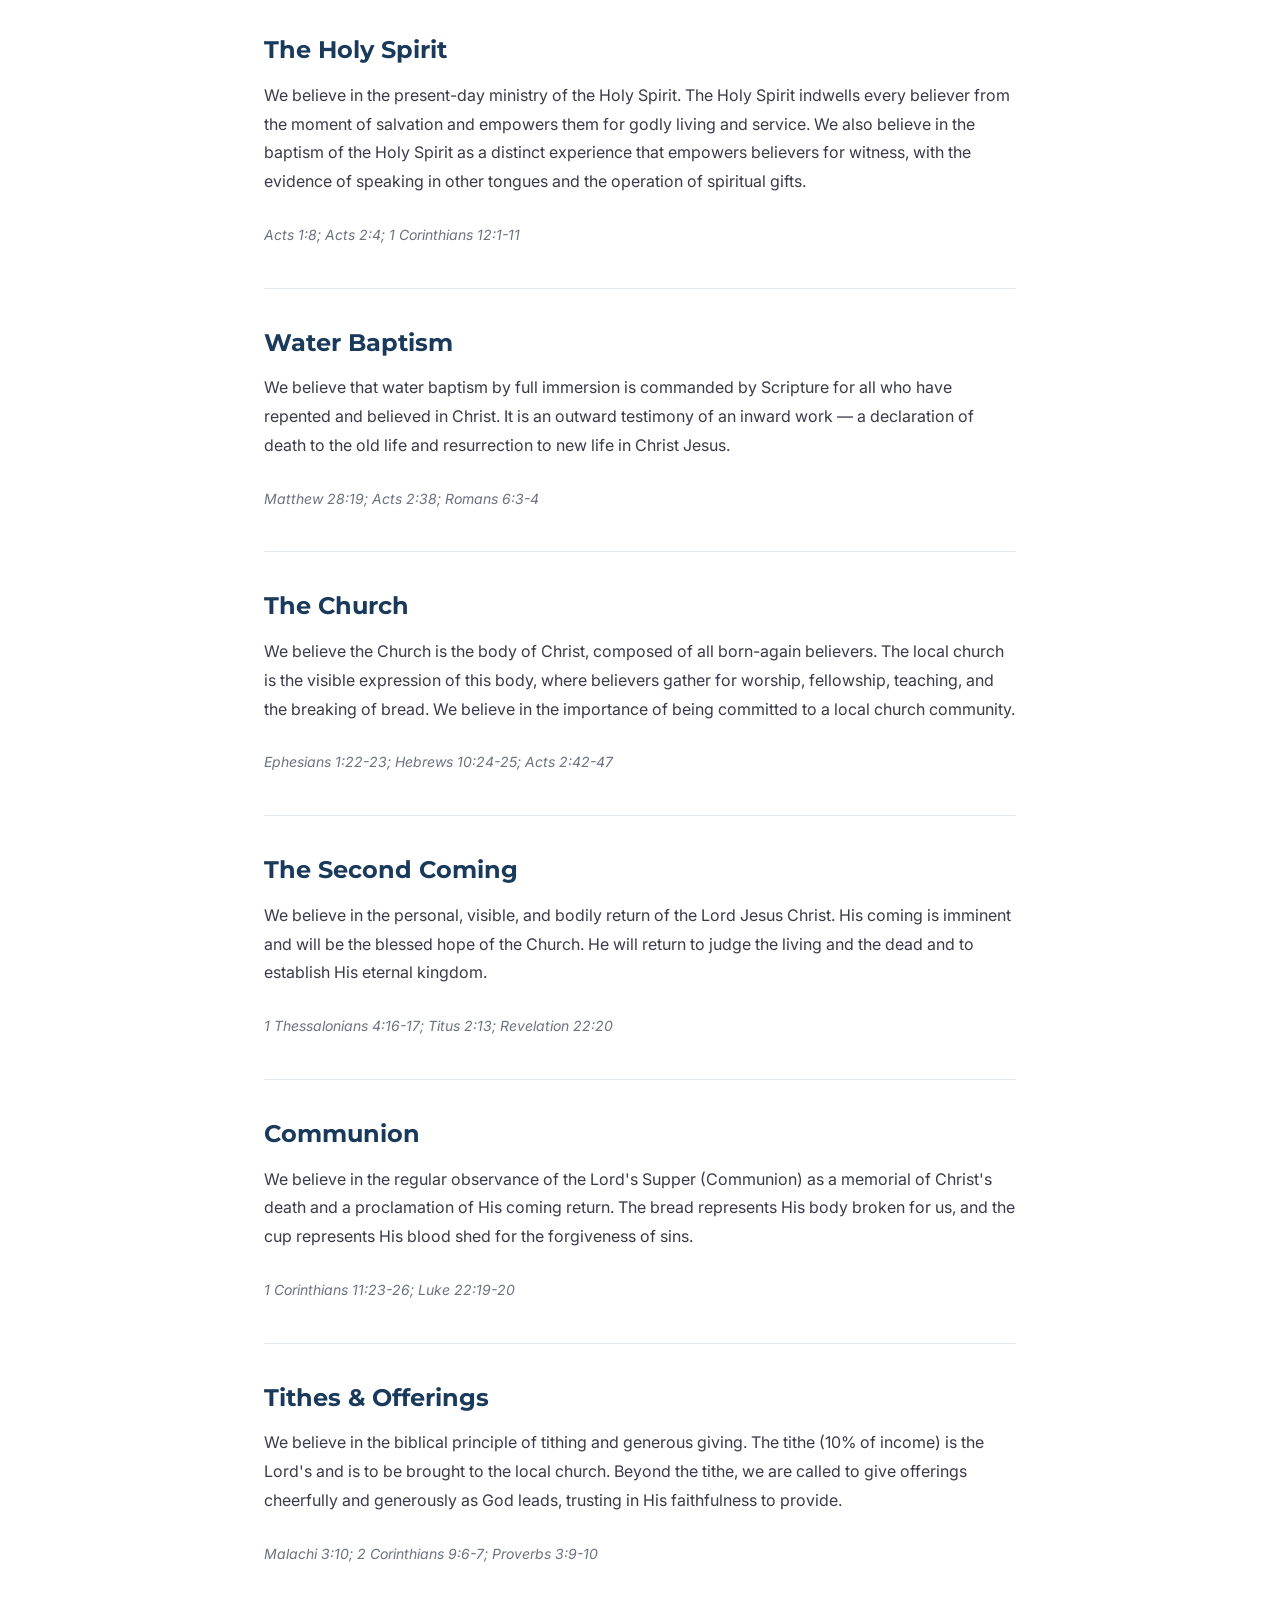
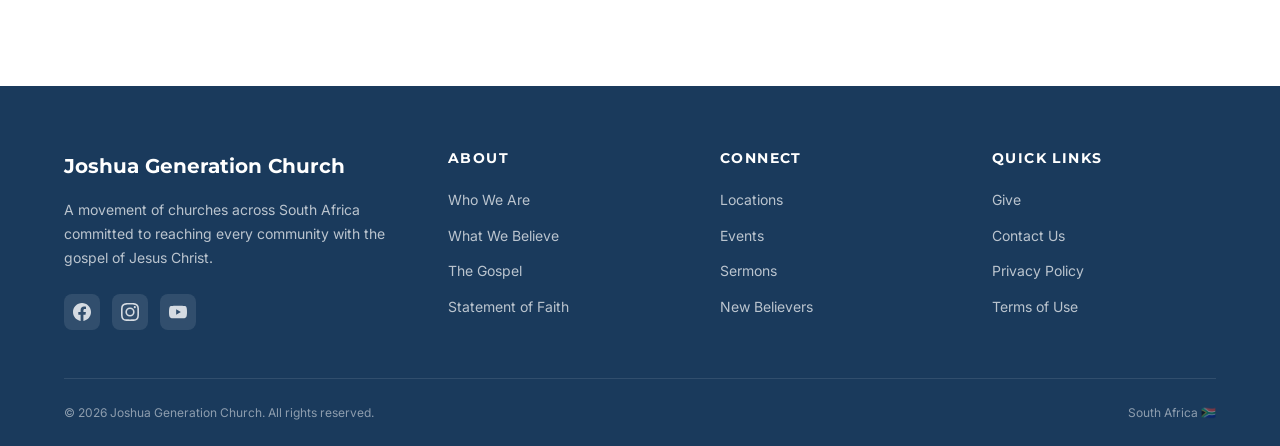
<file: statement-of-faith.html>
<!DOCTYPE html>
<html lang="en">
<head>
  <meta charset="UTF-8">
  <link rel="icon" type="image/png" href="images/favicon.png">
  <meta name="viewport" content="width=device-width, initial-scale=1.0">
  <title>Statement of Faith - Joshua Generation Church</title>
  <meta name="description" content="The doctrinal statement and core beliefs of Joshua Generation Church.">
  <link rel="preconnect" href="https://fonts.googleapis.com">
  <link rel="preconnect" href="https://fonts.gstatic.com" crossorigin>
  <link href="https://fonts.googleapis.com/css2?family=Inter:wght@400;500;600&family=Montserrat:wght@600;700;800&display=swap" rel="stylesheet">
  <link rel="stylesheet" href="css/style.css">
  <link rel="stylesheet" href="css/components.css">
  <link rel="stylesheet" href="css/responsive.css">
  <style>
    .doctrine-item {
      padding: 2.5rem 0;
      border-bottom: 1px solid var(--color-border);
    }
    .doctrine-item:last-child {
      border-bottom: none;
    }
    .doctrine-item h3 {
      font-size: var(--fs-2xl);
      margin-bottom: 1rem;
      color: var(--color-primary);
    }
    .doctrine-item p {
      font-size: var(--fs-base);
      line-height: 1.8;
      color: var(--color-text);
    }
    .doctrine-item .scripture {
      display: inline-block;
      margin-top: 0.75rem;
      font-size: var(--fs-sm);
      font-style: italic;
      color: var(--color-text-light);
    }
  </style>
</head>
<body>

  <!-- Navigation -->
  <nav class="nav" id="nav">
    <div class="nav__inner">
      <a href="index.html" class="nav__logo"><img src="images/logo.png" alt="JG" style="height:32px;width:auto;vertical-align:middle;margin-right:0.5rem;filter:brightness(0) saturate(100%) invert(16%) sepia(30%) saturate(1200%) hue-rotate(180deg) brightness(95%);"><span>Joshua Generation</span></a>
      <div class="nav__links" id="navLinks">
        <div class="nav__dropdown">
          <a href="#" class="nav__link nav__dropdown-toggle active">About</a>
          <div class="nav__dropdown-menu">
            <a href="who-we-are.html">Who We Are</a>
            <a href="what-we-believe.html">What We Believe</a>
            <a href="the-gospel.html">The Gospel</a>
            <a href="statement-of-faith.html">Statement of Faith</a>
          </div>
        </div>
        <a href="locations.html" class="nav__link">Locations</a>
        <a href="events.html" class="nav__link">Events</a>
        <a href="sermons.html" class="nav__link">Sermons</a>
        <a href="new-believers.html" class="nav__link">New Believers</a>
        <a href="give.html" class="nav__link">Give</a>
        <a href="contact.html" class="nav__link">Contact</a>
        <div class="nav__region"><span>&#127487;&#127462;</span> SA</div>
      </div>
      <button class="nav__toggle" id="navToggle" aria-label="Toggle menu"><span></span><span></span><span></span></button>
    </div>
  </nav>

  <!-- Hero -->
  <section class="hero hero--short">
    <div class="hero__bg" style="background-image: url('images/hero-water.jpg'); background-color: var(--color-primary);"></div>
    <div class="hero__content">
      <p class="hero__eyebrow">Our Doctrine</p>
      <h1>Statement of Faith</h1>
      <p>The foundational truths we hold and teach</p>
    </div>
  </section>

  <!-- Statement -->
  <section class="section">
    <div class="container container--narrow">

      <div class="doctrine-item">
        <h3>The Scriptures</h3>
        <p>We believe the Bible is the inspired, infallible, and authoritative Word of God. It is the supreme source of truth for Christian beliefs and living. All Scripture is God-breathed and useful for teaching, rebuking, correcting, and training in righteousness.</p>
        <span class="scripture">2 Timothy 3:16-17; 2 Peter 1:20-21</span>
      </div>

      <div class="doctrine-item">
        <h3>The Godhead</h3>
        <p>We believe in one God, eternally existing in three persons: Father, Son, and Holy Spirit. These three are co-equal, co-eternal, and are one God. The Trinity is the foundation of our faith and the basis for all of Christian theology.</p>
        <span class="scripture">Matthew 28:19; 2 Corinthians 13:14; John 1:1-14</span>
      </div>

      <div class="doctrine-item">
        <h3>The Lord Jesus Christ</h3>
        <p>We believe in the deity of the Lord Jesus Christ. He is God manifest in the flesh, born of a virgin, who lived a sinless life, performed miracles, shed His blood on the cross as a substitutionary atonement for sin, was bodily resurrected, ascended to heaven, and will return in power and glory.</p>
        <span class="scripture">John 1:1-3; Philippians 2:5-11; Hebrews 1:1-4</span>
      </div>

      <div class="doctrine-item">
        <h3>Salvation</h3>
        <p>We believe that salvation is a free gift from God, received through repentance toward God and faith in the Lord Jesus Christ. Every person who truly repents and believes in Christ is regenerated by the Holy Spirit and becomes a child of God. Salvation cannot be earned through works — it is by grace alone, through faith alone, in Christ alone.</p>
        <span class="scripture">Ephesians 2:8-9; Romans 10:9-10; John 3:16</span>
      </div>

      <div class="doctrine-item">
        <h3>The Holy Spirit</h3>
        <p>We believe in the present-day ministry of the Holy Spirit. The Holy Spirit indwells every believer from the moment of salvation and empowers them for godly living and service. We also believe in the baptism of the Holy Spirit as a distinct experience that empowers believers for witness, with the evidence of speaking in other tongues and the operation of spiritual gifts.</p>
        <span class="scripture">Acts 1:8; Acts 2:4; 1 Corinthians 12:1-11</span>
      </div>

      <div class="doctrine-item">
        <h3>Water Baptism</h3>
        <p>We believe that water baptism by full immersion is commanded by Scripture for all who have repented and believed in Christ. It is an outward testimony of an inward work — a declaration of death to the old life and resurrection to new life in Christ Jesus.</p>
        <span class="scripture">Matthew 28:19; Acts 2:38; Romans 6:3-4</span>
      </div>

      <div class="doctrine-item">
        <h3>The Church</h3>
        <p>We believe the Church is the body of Christ, composed of all born-again believers. The local church is the visible expression of this body, where believers gather for worship, fellowship, teaching, and the breaking of bread. We believe in the importance of being committed to a local church community.</p>
        <span class="scripture">Ephesians 1:22-23; Hebrews 10:24-25; Acts 2:42-47</span>
      </div>

      <div class="doctrine-item">
        <h3>The Second Coming</h3>
        <p>We believe in the personal, visible, and bodily return of the Lord Jesus Christ. His coming is imminent and will be the blessed hope of the Church. He will return to judge the living and the dead and to establish His eternal kingdom.</p>
        <span class="scripture">1 Thessalonians 4:16-17; Titus 2:13; Revelation 22:20</span>
      </div>

      <div class="doctrine-item">
        <h3>Communion</h3>
        <p>We believe in the regular observance of the Lord's Supper (Communion) as a memorial of Christ's death and a proclamation of His coming return. The bread represents His body broken for us, and the cup represents His blood shed for the forgiveness of sins.</p>
        <span class="scripture">1 Corinthians 11:23-26; Luke 22:19-20</span>
      </div>

      <div class="doctrine-item">
        <h3>Tithes &amp; Offerings</h3>
        <p>We believe in the biblical principle of tithing and generous giving. The tithe (10% of income) is the Lord's and is to be brought to the local church. Beyond the tithe, we are called to give offerings cheerfully and generously as God leads, trusting in His faithfulness to provide.</p>
        <span class="scripture">Malachi 3:10; 2 Corinthians 9:6-7; Proverbs 3:9-10</span>
      </div>

    </div>
  </section>

  <!-- Footer -->
  <footer class="footer">
    <div class="container">
      <div class="footer__grid">
        <div class="footer__brand">
          <a href="index.html" class="nav__logo" style="color: white; font-size: 1.25rem;"><span>Joshua Generation Church</span></a>
          <p>A movement of churches across South Africa committed to reaching every community with the gospel of Jesus Christ.</p>
          <div class="footer__social">
            <a href="https://www.facebook.com/JoshGenChurchGlobal" target="_blank" rel="noopener" aria-label="Facebook"><svg width="18" height="18" viewBox="0 0 24 24" fill="currentColor"><path d="M24 12.073c0-6.627-5.373-12-12-12s-12 5.373-12 12c0 5.99 4.388 10.954 10.125 11.854v-8.385H7.078v-3.47h3.047V9.43c0-3.007 1.792-4.669 4.533-4.669 1.312 0 2.686.235 2.686.235v2.953H15.83c-1.491 0-1.956.925-1.956 1.874v2.25h3.328l-.532 3.47h-2.796v8.385C19.612 23.027 24 18.062 24 12.073z"/></svg></a>
            <a href="https://www.instagram.com/joshgenchurch_global/" target="_blank" rel="noopener" aria-label="Instagram"><svg width="18" height="18" viewBox="0 0 24 24" fill="currentColor"><path d="M12 2.163c3.204 0 3.584.012 4.85.07 3.252.148 4.771 1.691 4.919 4.919.058 1.265.069 1.645.069 4.849 0 3.205-.012 3.584-.069 4.849-.149 3.225-1.664 4.771-4.919 4.919-1.266.058-1.644.07-4.85.07-3.204 0-3.584-.012-4.849-.07-3.26-.149-4.771-1.699-4.919-4.92-.058-1.265-.07-1.644-.07-4.849 0-3.204.013-3.583.07-4.849.149-3.227 1.664-4.771 4.919-4.919 1.266-.057 1.645-.069 4.849-.069zM12 0C8.741 0 8.333.014 7.053.072 2.695.272.273 2.69.073 7.052.014 8.333 0 8.741 0 12c0 3.259.014 3.668.072 4.948.2 4.358 2.618 6.78 6.98 6.98C8.333 23.986 8.741 24 12 24c3.259 0 3.668-.014 4.948-.072 4.354-.2 6.782-2.618 6.979-6.98.059-1.28.073-1.689.073-4.948 0-3.259-.014-3.667-.072-4.947-.196-4.354-2.617-6.78-6.979-6.98C15.668.014 15.259 0 12 0zm0 5.838a6.162 6.162 0 100 12.324 6.162 6.162 0 000-12.324zM12 16a4 4 0 110-8 4 4 0 010 8zm6.406-11.845a1.44 1.44 0 100 2.881 1.44 1.44 0 000-2.881z"/></svg></a>
            <a href="https://www.youtube.com/@joshgenchurch" target="_blank" rel="noopener" aria-label="YouTube"><svg width="18" height="18" viewBox="0 0 24 24" fill="currentColor"><path d="M23.498 6.186a3.016 3.016 0 00-2.122-2.136C19.505 3.545 12 3.545 12 3.545s-7.505 0-9.377.505A3.017 3.017 0 00.502 6.186C0 8.07 0 12 0 12s0 3.93.502 5.814a3.016 3.016 0 002.122 2.136c1.871.505 9.376.505 9.376.505s7.505 0 9.377-.505a3.015 3.015 0 002.122-2.136C24 15.93 24 12 24 12s0-3.93-.502-5.814zM9.545 15.568V8.432L15.818 12l-6.273 3.568z"/></svg></a>
          </div>
        </div>
        <div>
          <h4 class="footer__heading">About</h4>
          <ul class="footer__links">
            <li><a href="who-we-are.html">Who We Are</a></li>
            <li><a href="what-we-believe.html">What We Believe</a></li>
            <li><a href="the-gospel.html">The Gospel</a></li>
            <li><a href="statement-of-faith.html">Statement of Faith</a></li>
          </ul>
        </div>
        <div>
          <h4 class="footer__heading">Connect</h4>
          <ul class="footer__links">
            <li><a href="locations.html">Locations</a></li>
            <li><a href="events.html">Events</a></li>
            <li><a href="sermons.html">Sermons</a></li>
            <li><a href="new-believers.html">New Believers</a></li>
          </ul>
        </div>
        <div>
          <h4 class="footer__heading">Quick Links</h4>
          <ul class="footer__links">
            <li><a href="give.html">Give</a></li>
            <li><a href="contact.html">Contact Us</a></li>
            <li><a href="#">Privacy Policy</a></li>
            <li><a href="#">Terms of Use</a></li>
          </ul>
        </div>
      </div>
      <div class="footer__bottom">
        <span>&copy; 2026 Joshua Generation Church. All rights reserved.</span>
        <span>South Africa &#127487;&#127462;</span>
      </div>
    </div>
  </footer>

  <script src="js/main.js"></script>
</body>
</html>
</file>
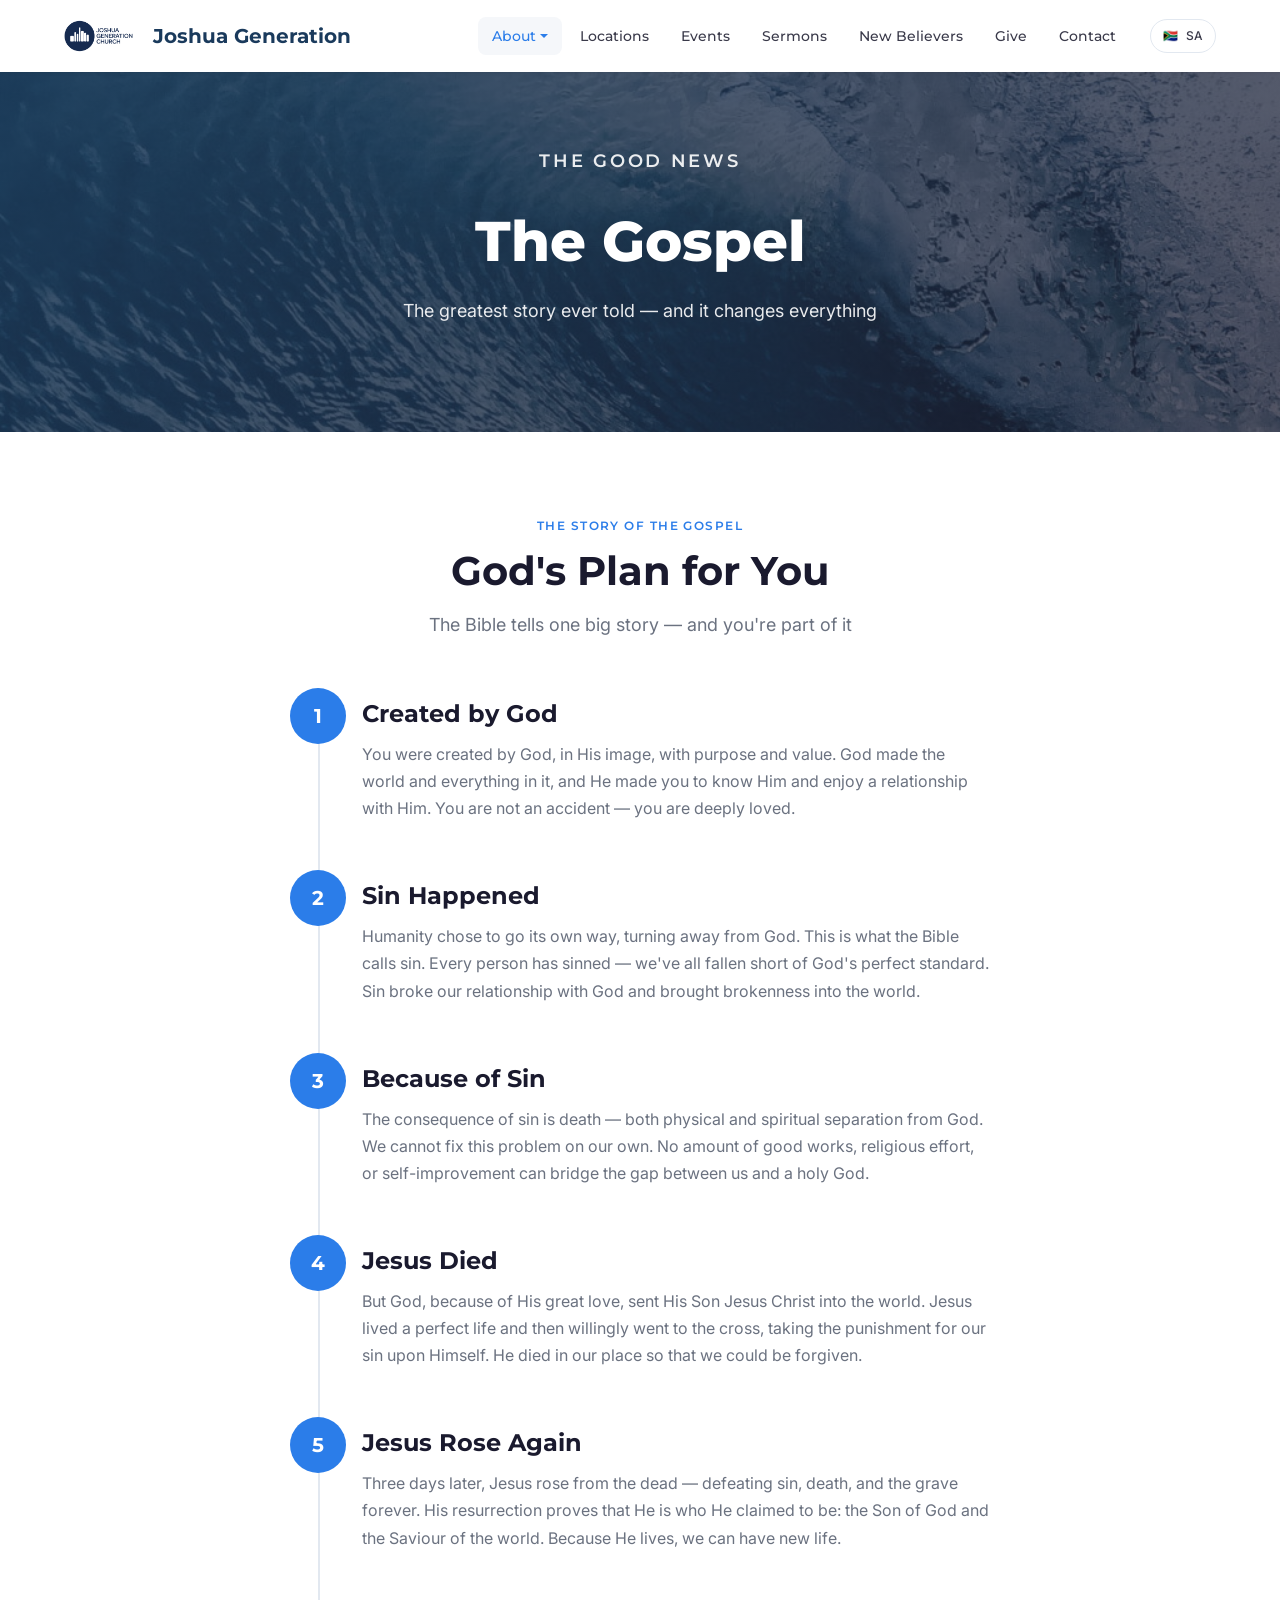
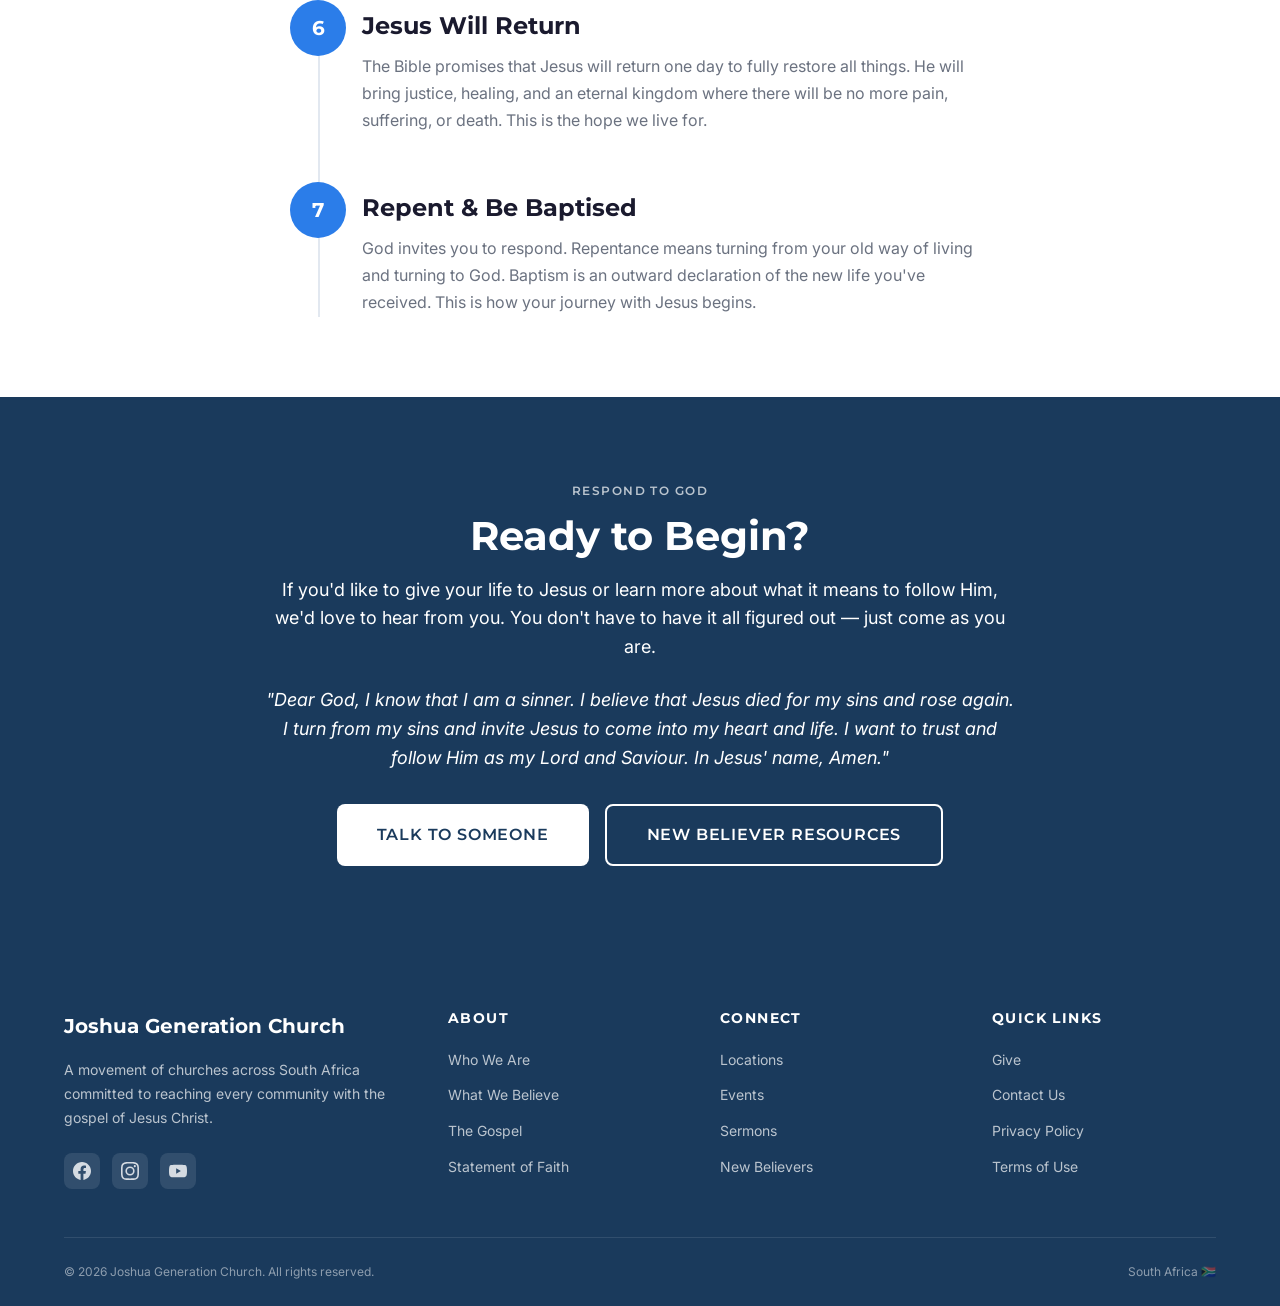
<file: the-gospel.html>
<!DOCTYPE html>
<html lang="en">
<head>
  <meta charset="UTF-8">
  <link rel="icon" type="image/png" href="images/favicon.png">
  <meta name="viewport" content="width=device-width, initial-scale=1.0">
  <title>The Gospel - Joshua Generation Church</title>
  <meta name="description" content="The Gospel message - Created by God, rescued through Jesus, and invited into new life.">
  <link rel="preconnect" href="https://fonts.googleapis.com">
  <link rel="preconnect" href="https://fonts.gstatic.com" crossorigin>
  <link href="https://fonts.googleapis.com/css2?family=Inter:wght@400;500;600&family=Montserrat:wght@600;700;800&display=swap" rel="stylesheet">
  <link rel="stylesheet" href="css/style.css">
  <link rel="stylesheet" href="css/components.css">
  <link rel="stylesheet" href="css/responsive.css">
</head>
<body>

  <!-- Navigation -->
  <nav class="nav" id="nav">
    <div class="nav__inner">
      <a href="index.html" class="nav__logo"><img src="images/logo.png" alt="JG" style="height:32px;width:auto;vertical-align:middle;margin-right:0.5rem;filter:brightness(0) saturate(100%) invert(16%) sepia(30%) saturate(1200%) hue-rotate(180deg) brightness(95%);"><span>Joshua Generation</span></a>
      <div class="nav__links" id="navLinks">
        <div class="nav__dropdown">
          <a href="#" class="nav__link nav__dropdown-toggle active">About</a>
          <div class="nav__dropdown-menu">
            <a href="who-we-are.html">Who We Are</a>
            <a href="what-we-believe.html">What We Believe</a>
            <a href="the-gospel.html">The Gospel</a>
            <a href="statement-of-faith.html">Statement of Faith</a>
          </div>
        </div>
        <a href="locations.html" class="nav__link">Locations</a>
        <a href="events.html" class="nav__link">Events</a>
        <a href="sermons.html" class="nav__link">Sermons</a>
        <a href="new-believers.html" class="nav__link">New Believers</a>
        <a href="give.html" class="nav__link">Give</a>
        <a href="contact.html" class="nav__link">Contact</a>
        <div class="nav__region"><span>&#127487;&#127462;</span> SA</div>
      </div>
      <button class="nav__toggle" id="navToggle" aria-label="Toggle menu"><span></span><span></span><span></span></button>
    </div>
  </nav>

  <!-- Hero -->
  <section class="hero hero--short">
    <div class="hero__bg" style="background-image: url('images/hero-water.jpg'); background-color: var(--color-primary);"></div>
    <div class="hero__content">
      <p class="hero__eyebrow">The Good News</p>
      <h1>The Gospel</h1>
      <p>The greatest story ever told — and it changes everything</p>
    </div>
  </section>

  <!-- Timeline -->
  <section class="section">
    <div class="container">
      <div class="section__header">
        <span class="eyebrow">The Story of the Gospel</span>
        <h2>God's Plan for You</h2>
        <p>The Bible tells one big story — and you're part of it</p>
      </div>

      <div class="timeline">
        <div class="timeline__item">
          <div class="timeline__number">1</div>
          <h3 class="timeline__title">Created by God</h3>
          <p class="timeline__text">You were created by God, in His image, with purpose and value. God made the world and everything in it, and He made you to know Him and enjoy a relationship with Him. You are not an accident — you are deeply loved.</p>
        </div>

        <div class="timeline__item">
          <div class="timeline__number">2</div>
          <h3 class="timeline__title">Sin Happened</h3>
          <p class="timeline__text">Humanity chose to go its own way, turning away from God. This is what the Bible calls sin. Every person has sinned — we've all fallen short of God's perfect standard. Sin broke our relationship with God and brought brokenness into the world.</p>
        </div>

        <div class="timeline__item">
          <div class="timeline__number">3</div>
          <h3 class="timeline__title">Because of Sin</h3>
          <p class="timeline__text">The consequence of sin is death — both physical and spiritual separation from God. We cannot fix this problem on our own. No amount of good works, religious effort, or self-improvement can bridge the gap between us and a holy God.</p>
        </div>

        <div class="timeline__item">
          <div class="timeline__number">4</div>
          <h3 class="timeline__title">Jesus Died</h3>
          <p class="timeline__text">But God, because of His great love, sent His Son Jesus Christ into the world. Jesus lived a perfect life and then willingly went to the cross, taking the punishment for our sin upon Himself. He died in our place so that we could be forgiven.</p>
        </div>

        <div class="timeline__item">
          <div class="timeline__number">5</div>
          <h3 class="timeline__title">Jesus Rose Again</h3>
          <p class="timeline__text">Three days later, Jesus rose from the dead — defeating sin, death, and the grave forever. His resurrection proves that He is who He claimed to be: the Son of God and the Saviour of the world. Because He lives, we can have new life.</p>
        </div>

        <div class="timeline__item">
          <div class="timeline__number">6</div>
          <h3 class="timeline__title">Jesus Will Return</h3>
          <p class="timeline__text">The Bible promises that Jesus will return one day to fully restore all things. He will bring justice, healing, and an eternal kingdom where there will be no more pain, suffering, or death. This is the hope we live for.</p>
        </div>

        <div class="timeline__item">
          <div class="timeline__number">7</div>
          <h3 class="timeline__title">Repent &amp; Be Baptised</h3>
          <p class="timeline__text">God invites you to respond. Repentance means turning from your old way of living and turning to God. Baptism is an outward declaration of the new life you've received. This is how your journey with Jesus begins.</p>
        </div>
      </div>
    </div>
  </section>

  <!-- Respond -->
  <section class="section section--dark text-center">
    <div class="container container--narrow">
      <span class="eyebrow">Respond to God</span>
      <h2>Ready to Begin?</h2>
      <p style="font-size: var(--fs-lg); margin: 1rem 0 1.5rem;">If you'd like to give your life to Jesus or learn more about what it means to follow Him, we'd love to hear from you. You don't have to have it all figured out — just come as you are.</p>
      <p style="font-size: var(--fs-lg); font-style: italic; margin-bottom: 2rem;">"Dear God, I know that I am a sinner. I believe that Jesus died for my sins and rose again. I turn from my sins and invite Jesus to come into my heart and life. I want to trust and follow Him as my Lord and Saviour. In Jesus' name, Amen."</p>
      <div class="hero__actions">
        <a href="contact.html" class="btn btn--white btn--lg">Talk to Someone</a>
        <a href="new-believers.html" class="btn btn--outline btn--lg">New Believer Resources</a>
      </div>
    </div>
  </section>

  <!-- Footer -->
  <footer class="footer">
    <div class="container">
      <div class="footer__grid">
        <div class="footer__brand">
          <a href="index.html" class="nav__logo" style="color: white; font-size: 1.25rem;"><span>Joshua Generation Church</span></a>
          <p>A movement of churches across South Africa committed to reaching every community with the gospel of Jesus Christ.</p>
          <div class="footer__social">
            <a href="https://www.facebook.com/JoshGenChurchGlobal" target="_blank" rel="noopener" aria-label="Facebook"><svg width="18" height="18" viewBox="0 0 24 24" fill="currentColor"><path d="M24 12.073c0-6.627-5.373-12-12-12s-12 5.373-12 12c0 5.99 4.388 10.954 10.125 11.854v-8.385H7.078v-3.47h3.047V9.43c0-3.007 1.792-4.669 4.533-4.669 1.312 0 2.686.235 2.686.235v2.953H15.83c-1.491 0-1.956.925-1.956 1.874v2.25h3.328l-.532 3.47h-2.796v8.385C19.612 23.027 24 18.062 24 12.073z"/></svg></a>
            <a href="https://www.instagram.com/joshgenchurch_global/" target="_blank" rel="noopener" aria-label="Instagram"><svg width="18" height="18" viewBox="0 0 24 24" fill="currentColor"><path d="M12 2.163c3.204 0 3.584.012 4.85.07 3.252.148 4.771 1.691 4.919 4.919.058 1.265.069 1.645.069 4.849 0 3.205-.012 3.584-.069 4.849-.149 3.225-1.664 4.771-4.919 4.919-1.266.058-1.644.07-4.85.07-3.204 0-3.584-.012-4.849-.07-3.26-.149-4.771-1.699-4.919-4.92-.058-1.265-.07-1.644-.07-4.849 0-3.204.013-3.583.07-4.849.149-3.227 1.664-4.771 4.919-4.919 1.266-.057 1.645-.069 4.849-.069zM12 0C8.741 0 8.333.014 7.053.072 2.695.272.273 2.69.073 7.052.014 8.333 0 8.741 0 12c0 3.259.014 3.668.072 4.948.2 4.358 2.618 6.78 6.98 6.98C8.333 23.986 8.741 24 12 24c3.259 0 3.668-.014 4.948-.072 4.354-.2 6.782-2.618 6.979-6.98.059-1.28.073-1.689.073-4.948 0-3.259-.014-3.667-.072-4.947-.196-4.354-2.617-6.78-6.979-6.98C15.668.014 15.259 0 12 0zm0 5.838a6.162 6.162 0 100 12.324 6.162 6.162 0 000-12.324zM12 16a4 4 0 110-8 4 4 0 010 8zm6.406-11.845a1.44 1.44 0 100 2.881 1.44 1.44 0 000-2.881z"/></svg></a>
            <a href="https://www.youtube.com/@joshgenchurch" target="_blank" rel="noopener" aria-label="YouTube"><svg width="18" height="18" viewBox="0 0 24 24" fill="currentColor"><path d="M23.498 6.186a3.016 3.016 0 00-2.122-2.136C19.505 3.545 12 3.545 12 3.545s-7.505 0-9.377.505A3.017 3.017 0 00.502 6.186C0 8.07 0 12 0 12s0 3.93.502 5.814a3.016 3.016 0 002.122 2.136c1.871.505 9.376.505 9.376.505s7.505 0 9.377-.505a3.015 3.015 0 002.122-2.136C24 15.93 24 12 24 12s0-3.93-.502-5.814zM9.545 15.568V8.432L15.818 12l-6.273 3.568z"/></svg></a>
          </div>
        </div>
        <div>
          <h4 class="footer__heading">About</h4>
          <ul class="footer__links">
            <li><a href="who-we-are.html">Who We Are</a></li>
            <li><a href="what-we-believe.html">What We Believe</a></li>
            <li><a href="the-gospel.html">The Gospel</a></li>
            <li><a href="statement-of-faith.html">Statement of Faith</a></li>
          </ul>
        </div>
        <div>
          <h4 class="footer__heading">Connect</h4>
          <ul class="footer__links">
            <li><a href="locations.html">Locations</a></li>
            <li><a href="events.html">Events</a></li>
            <li><a href="sermons.html">Sermons</a></li>
            <li><a href="new-believers.html">New Believers</a></li>
          </ul>
        </div>
        <div>
          <h4 class="footer__heading">Quick Links</h4>
          <ul class="footer__links">
            <li><a href="give.html">Give</a></li>
            <li><a href="contact.html">Contact Us</a></li>
            <li><a href="#">Privacy Policy</a></li>
            <li><a href="#">Terms of Use</a></li>
          </ul>
        </div>
      </div>
      <div class="footer__bottom">
        <span>&copy; 2026 Joshua Generation Church. All rights reserved.</span>
        <span>South Africa &#127487;&#127462;</span>
      </div>
    </div>
  </footer>

  <script src="js/main.js"></script>
</body>
</html>
</file>
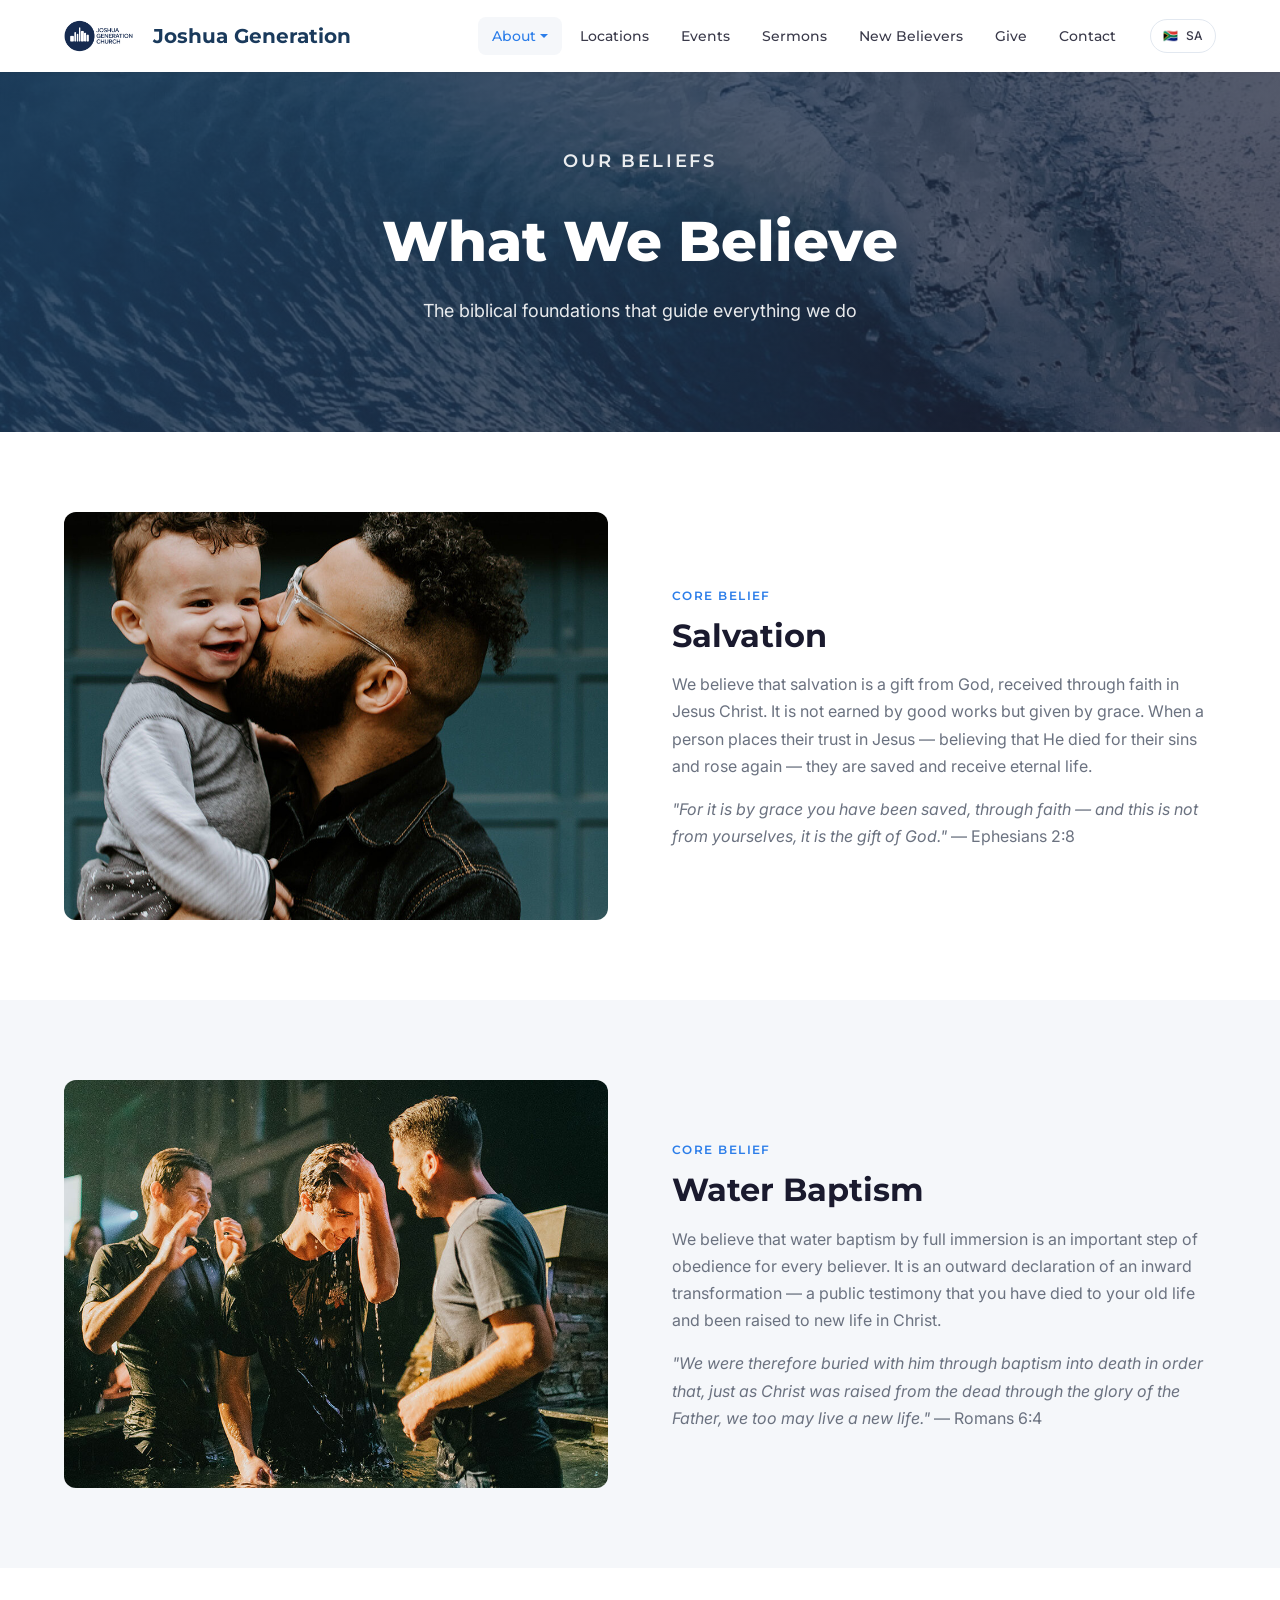
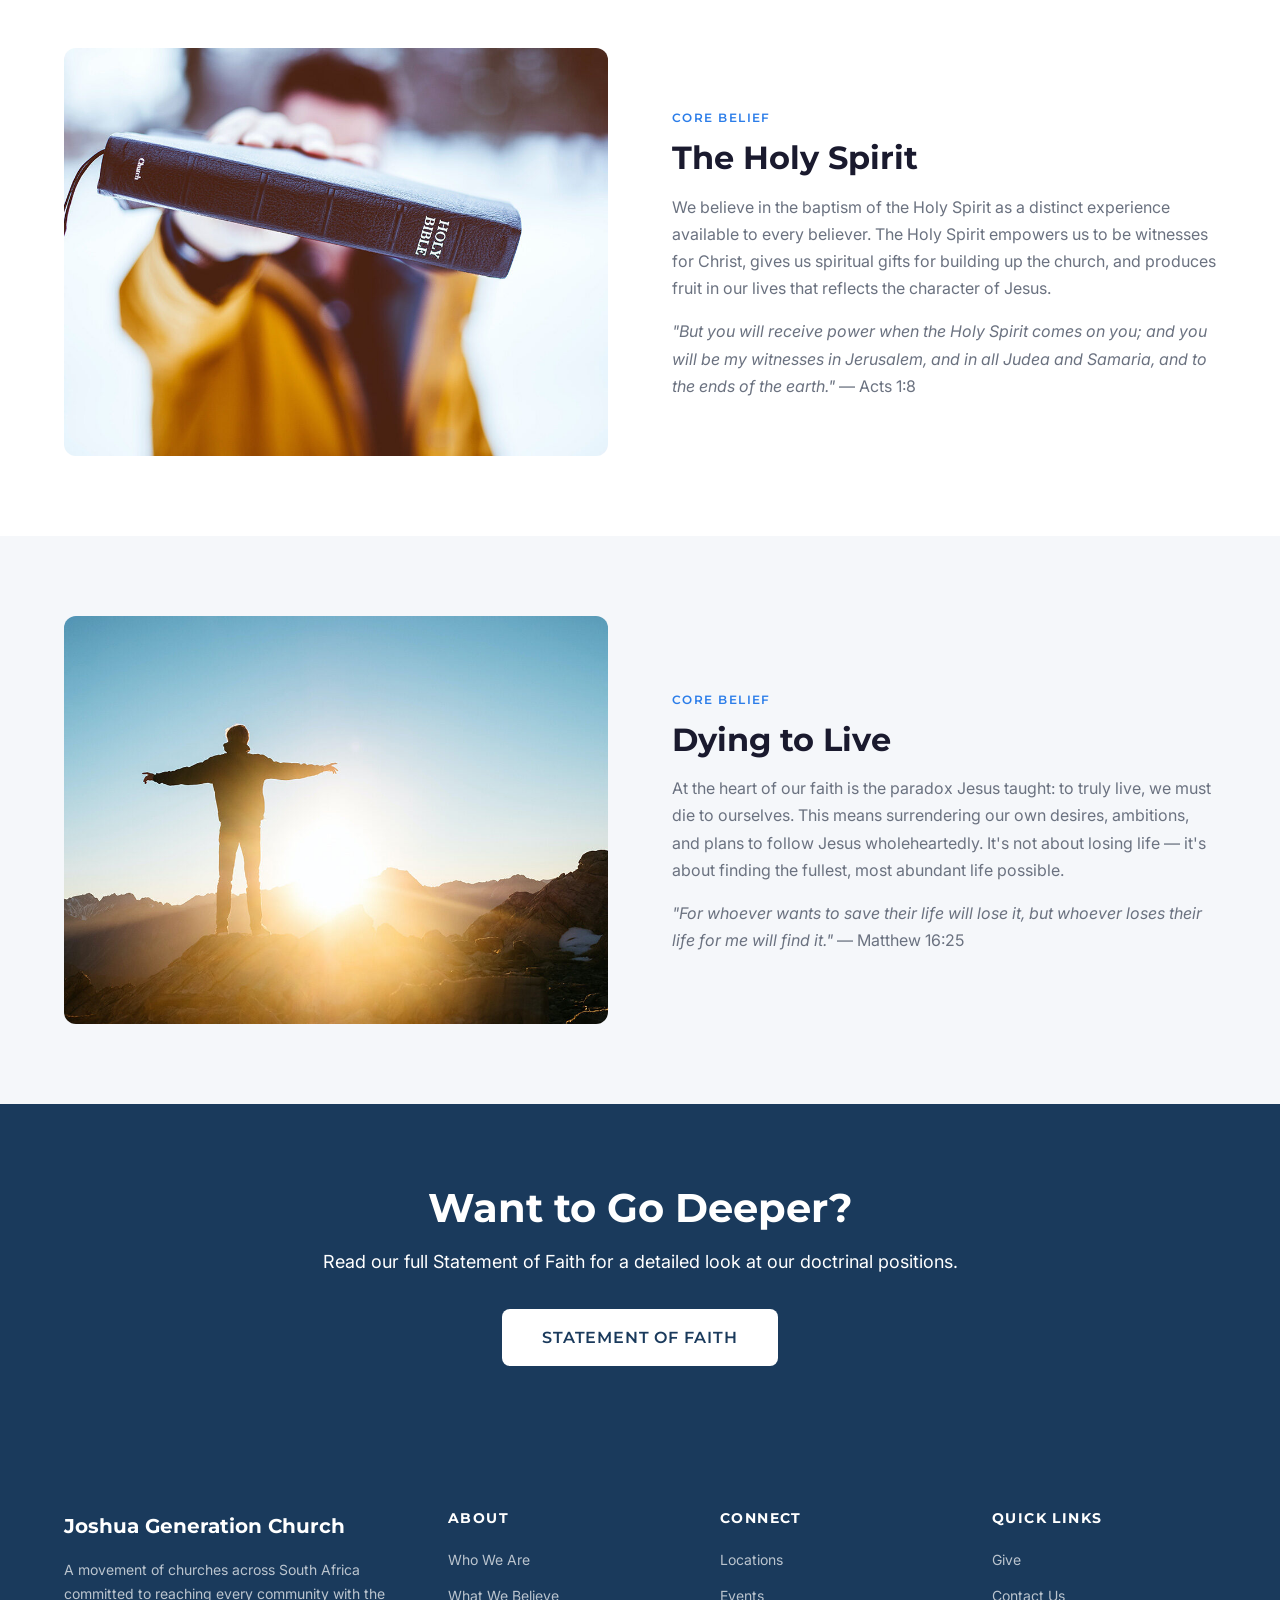
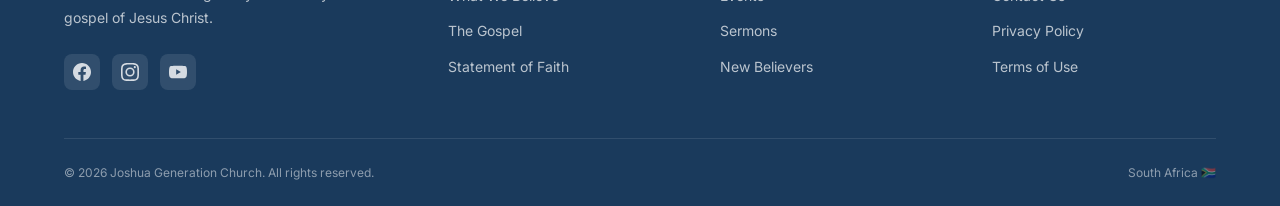
<file: what-we-believe.html>
<!DOCTYPE html>
<html lang="en">
<head>
  <meta charset="UTF-8">
  <link rel="icon" type="image/png" href="images/favicon.png">
  <meta name="viewport" content="width=device-width, initial-scale=1.0">
  <title>What We Believe - Joshua Generation Church</title>
  <meta name="description" content="Discover the core beliefs of Joshua Generation Church - Salvation, Baptism, the Holy Spirit, and more.">
  <link rel="preconnect" href="https://fonts.googleapis.com">
  <link rel="preconnect" href="https://fonts.gstatic.com" crossorigin>
  <link href="https://fonts.googleapis.com/css2?family=Inter:wght@400;500;600&family=Montserrat:wght@600;700;800&display=swap" rel="stylesheet">
  <link rel="stylesheet" href="css/style.css">
  <link rel="stylesheet" href="css/components.css">
  <link rel="stylesheet" href="css/responsive.css">
</head>
<body>

  <!-- Navigation -->
  <nav class="nav" id="nav">
    <div class="nav__inner">
      <a href="index.html" class="nav__logo"><img src="images/logo.png" alt="JG" style="height:32px;width:auto;vertical-align:middle;margin-right:0.5rem;filter:brightness(0) saturate(100%) invert(16%) sepia(30%) saturate(1200%) hue-rotate(180deg) brightness(95%);"><span>Joshua Generation</span></a>
      <div class="nav__links" id="navLinks">
        <div class="nav__dropdown">
          <a href="#" class="nav__link nav__dropdown-toggle active">About</a>
          <div class="nav__dropdown-menu">
            <a href="who-we-are.html">Who We Are</a>
            <a href="what-we-believe.html">What We Believe</a>
            <a href="the-gospel.html">The Gospel</a>
            <a href="statement-of-faith.html">Statement of Faith</a>
          </div>
        </div>
        <a href="locations.html" class="nav__link">Locations</a>
        <a href="events.html" class="nav__link">Events</a>
        <a href="sermons.html" class="nav__link">Sermons</a>
        <a href="new-believers.html" class="nav__link">New Believers</a>
        <a href="give.html" class="nav__link">Give</a>
        <a href="contact.html" class="nav__link">Contact</a>
        <div class="nav__region"><span>&#127487;&#127462;</span> SA</div>
      </div>
      <button class="nav__toggle" id="navToggle" aria-label="Toggle menu"><span></span><span></span><span></span></button>
    </div>
  </nav>

  <!-- Hero -->
  <section class="hero hero--short">
    <div class="hero__bg" style="background-image: url('images/hero-water.jpg'); background-color: var(--color-primary);"></div>
    <div class="hero__content">
      <p class="hero__eyebrow">Our Beliefs</p>
      <h1>What We Believe</h1>
      <p>The biblical foundations that guide everything we do</p>
    </div>
  </section>

  <!-- Salvation -->
  <section class="section">
    <div class="container">
      <div class="split">
        <div class="split__image" style="background-image: url('images/salvation.jpg'); background-size: cover; background-position: center;"></div>
        <div class="split__content">
          <span class="eyebrow">Core Belief</span>
          <h3>Salvation</h3>
          <p>We believe that salvation is a gift from God, received through faith in Jesus Christ. It is not earned by good works but given by grace. When a person places their trust in Jesus — believing that He died for their sins and rose again — they are saved and receive eternal life.</p>
          <p><em>"For it is by grace you have been saved, through faith — and this is not from yourselves, it is the gift of God."</em> — Ephesians 2:8</p>
        </div>
      </div>
    </div>
  </section>

  <!-- Baptism -->
  <section class="section section--light">
    <div class="container">
      <div class="split split--reverse">
        <div class="split__content">
          <span class="eyebrow">Core Belief</span>
          <h3>Water Baptism</h3>
          <p>We believe that water baptism by full immersion is an important step of obedience for every believer. It is an outward declaration of an inward transformation — a public testimony that you have died to your old life and been raised to new life in Christ.</p>
          <p><em>"We were therefore buried with him through baptism into death in order that, just as Christ was raised from the dead through the glory of the Father, we too may live a new life."</em> — Romans 6:4</p>
        </div>
        <div class="split__image" style="background-image: url('images/baptism.jpg'); background-size: cover; background-position: center;"></div>
      </div>
    </div>
  </section>

  <!-- Holy Spirit -->
  <section class="section">
    <div class="container">
      <div class="split">
        <div class="split__image" style="background-image: url('images/holy-spirit.jpg'); background-size: cover; background-position: center;"></div>
        <div class="split__content">
          <span class="eyebrow">Core Belief</span>
          <h3>The Holy Spirit</h3>
          <p>We believe in the baptism of the Holy Spirit as a distinct experience available to every believer. The Holy Spirit empowers us to be witnesses for Christ, gives us spiritual gifts for building up the church, and produces fruit in our lives that reflects the character of Jesus.</p>
          <p><em>"But you will receive power when the Holy Spirit comes on you; and you will be my witnesses in Jerusalem, and in all Judea and Samaria, and to the ends of the earth."</em> — Acts 1:8</p>
        </div>
      </div>
    </div>
  </section>

  <!-- Dying to Live -->
  <section class="section section--light">
    <div class="container">
      <div class="split split--reverse">
        <div class="split__content">
          <span class="eyebrow">Core Belief</span>
          <h3>Dying to Live</h3>
          <p>At the heart of our faith is the paradox Jesus taught: to truly live, we must die to ourselves. This means surrendering our own desires, ambitions, and plans to follow Jesus wholeheartedly. It's not about losing life — it's about finding the fullest, most abundant life possible.</p>
          <p><em>"For whoever wants to save their life will lose it, but whoever loses their life for me will find it."</em> — Matthew 16:25</p>
        </div>
        <div class="split__image" style="background-image: url('images/dying-to-live.jpg'); background-size: cover; background-position: center;"></div>
      </div>
    </div>
  </section>

  <!-- CTA -->
  <section class="section section--dark text-center">
    <div class="container container--narrow">
      <h2>Want to Go Deeper?</h2>
      <p style="font-size: var(--fs-lg); margin: 1rem 0 2rem;">Read our full Statement of Faith for a detailed look at our doctrinal positions.</p>
      <a href="statement-of-faith.html" class="btn btn--white btn--lg">Statement of Faith</a>
    </div>
  </section>

  <!-- Footer -->
  <footer class="footer">
    <div class="container">
      <div class="footer__grid">
        <div class="footer__brand">
          <a href="index.html" class="nav__logo" style="color: white; font-size: 1.25rem;"><span>Joshua Generation Church</span></a>
          <p>A movement of churches across South Africa committed to reaching every community with the gospel of Jesus Christ.</p>
          <div class="footer__social">
            <a href="https://www.facebook.com/JoshGenChurchGlobal" target="_blank" rel="noopener" aria-label="Facebook"><svg width="18" height="18" viewBox="0 0 24 24" fill="currentColor"><path d="M24 12.073c0-6.627-5.373-12-12-12s-12 5.373-12 12c0 5.99 4.388 10.954 10.125 11.854v-8.385H7.078v-3.47h3.047V9.43c0-3.007 1.792-4.669 4.533-4.669 1.312 0 2.686.235 2.686.235v2.953H15.83c-1.491 0-1.956.925-1.956 1.874v2.25h3.328l-.532 3.47h-2.796v8.385C19.612 23.027 24 18.062 24 12.073z"/></svg></a>
            <a href="https://www.instagram.com/joshgenchurch_global/" target="_blank" rel="noopener" aria-label="Instagram"><svg width="18" height="18" viewBox="0 0 24 24" fill="currentColor"><path d="M12 2.163c3.204 0 3.584.012 4.85.07 3.252.148 4.771 1.691 4.919 4.919.058 1.265.069 1.645.069 4.849 0 3.205-.012 3.584-.069 4.849-.149 3.225-1.664 4.771-4.919 4.919-1.266.058-1.644.07-4.85.07-3.204 0-3.584-.012-4.849-.07-3.26-.149-4.771-1.699-4.919-4.92-.058-1.265-.07-1.644-.07-4.849 0-3.204.013-3.583.07-4.849.149-3.227 1.664-4.771 4.919-4.919 1.266-.057 1.645-.069 4.849-.069zM12 0C8.741 0 8.333.014 7.053.072 2.695.272.273 2.69.073 7.052.014 8.333 0 8.741 0 12c0 3.259.014 3.668.072 4.948.2 4.358 2.618 6.78 6.98 6.98C8.333 23.986 8.741 24 12 24c3.259 0 3.668-.014 4.948-.072 4.354-.2 6.782-2.618 6.979-6.98.059-1.28.073-1.689.073-4.948 0-3.259-.014-3.667-.072-4.947-.196-4.354-2.617-6.78-6.979-6.98C15.668.014 15.259 0 12 0zm0 5.838a6.162 6.162 0 100 12.324 6.162 6.162 0 000-12.324zM12 16a4 4 0 110-8 4 4 0 010 8zm6.406-11.845a1.44 1.44 0 100 2.881 1.44 1.44 0 000-2.881z"/></svg></a>
            <a href="https://www.youtube.com/@joshgenchurch" target="_blank" rel="noopener" aria-label="YouTube"><svg width="18" height="18" viewBox="0 0 24 24" fill="currentColor"><path d="M23.498 6.186a3.016 3.016 0 00-2.122-2.136C19.505 3.545 12 3.545 12 3.545s-7.505 0-9.377.505A3.017 3.017 0 00.502 6.186C0 8.07 0 12 0 12s0 3.93.502 5.814a3.016 3.016 0 002.122 2.136c1.871.505 9.376.505 9.376.505s7.505 0 9.377-.505a3.015 3.015 0 002.122-2.136C24 15.93 24 12 24 12s0-3.93-.502-5.814zM9.545 15.568V8.432L15.818 12l-6.273 3.568z"/></svg></a>
          </div>
        </div>
        <div>
          <h4 class="footer__heading">About</h4>
          <ul class="footer__links">
            <li><a href="who-we-are.html">Who We Are</a></li>
            <li><a href="what-we-believe.html">What We Believe</a></li>
            <li><a href="the-gospel.html">The Gospel</a></li>
            <li><a href="statement-of-faith.html">Statement of Faith</a></li>
          </ul>
        </div>
        <div>
          <h4 class="footer__heading">Connect</h4>
          <ul class="footer__links">
            <li><a href="locations.html">Locations</a></li>
            <li><a href="events.html">Events</a></li>
            <li><a href="sermons.html">Sermons</a></li>
            <li><a href="new-believers.html">New Believers</a></li>
          </ul>
        </div>
        <div>
          <h4 class="footer__heading">Quick Links</h4>
          <ul class="footer__links">
            <li><a href="give.html">Give</a></li>
            <li><a href="contact.html">Contact Us</a></li>
            <li><a href="#">Privacy Policy</a></li>
            <li><a href="#">Terms of Use</a></li>
          </ul>
        </div>
      </div>
      <div class="footer__bottom">
        <span>&copy; 2026 Joshua Generation Church. All rights reserved.</span>
        <span>South Africa &#127487;&#127462;</span>
      </div>
    </div>
  </footer>

  <script src="js/main.js"></script>
</body>
</html>
</file>
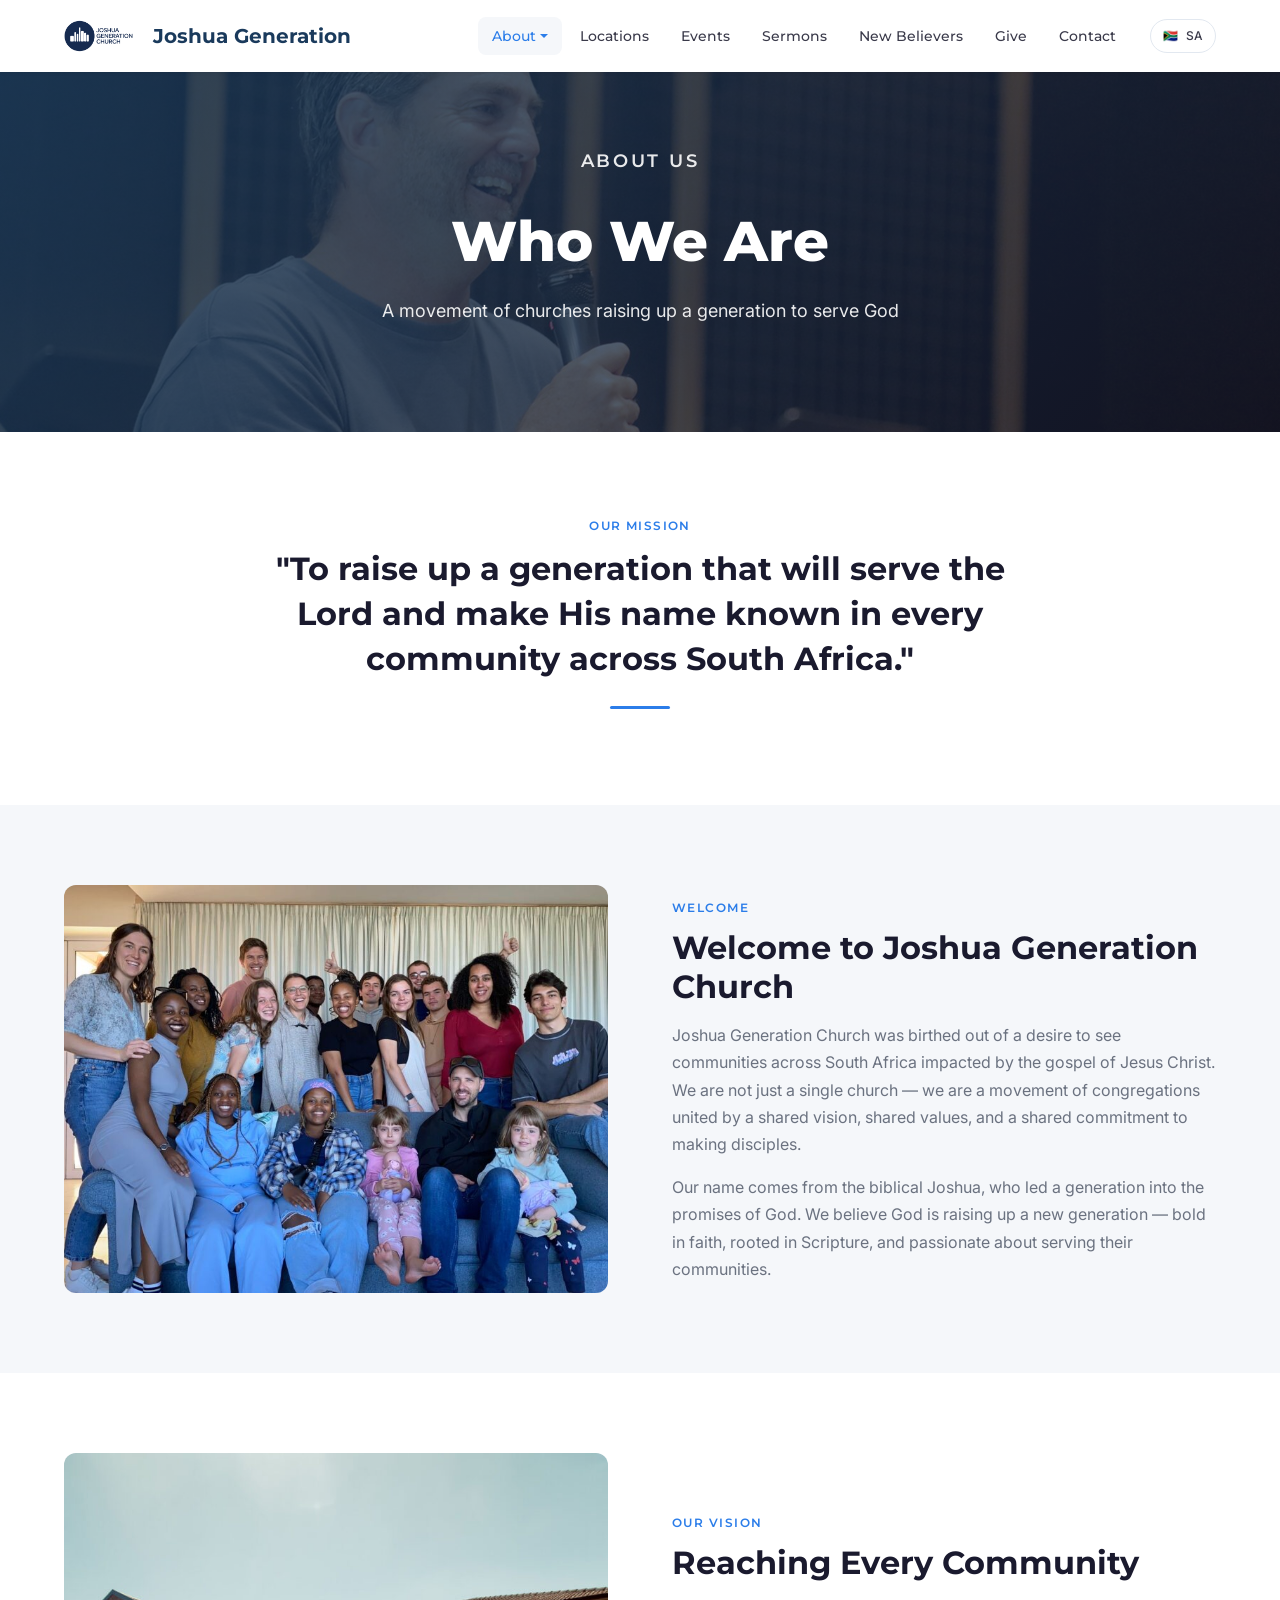
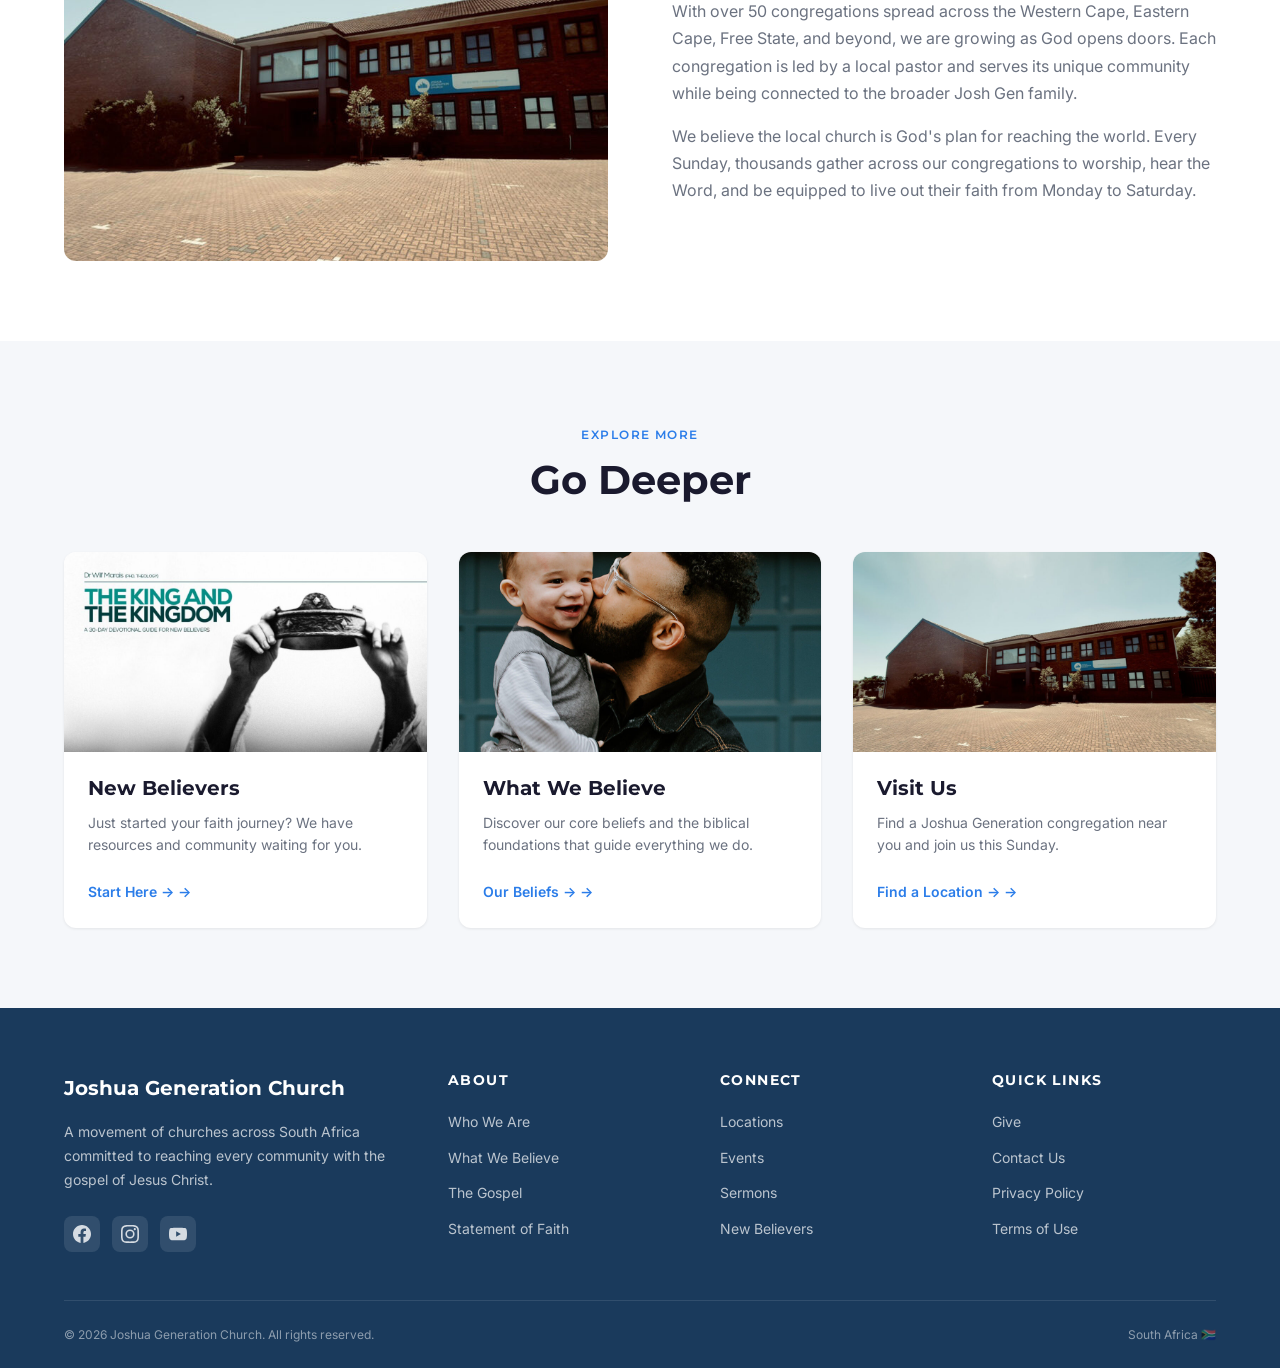
<file: who-we-are.html>
<!DOCTYPE html>
<html lang="en">
<head>
  <meta charset="UTF-8">
  <link rel="icon" type="image/png" href="images/favicon.png">
  <meta name="viewport" content="width=device-width, initial-scale=1.0">
  <title>Who We Are - Joshua Generation Church</title>
  <meta name="description" content="Learn about Joshua Generation Church - a movement of churches across South Africa raising up a generation to serve God.">
  <link rel="preconnect" href="https://fonts.googleapis.com">
  <link rel="preconnect" href="https://fonts.gstatic.com" crossorigin>
  <link href="https://fonts.googleapis.com/css2?family=Inter:wght@400;500;600&family=Montserrat:wght@600;700;800&display=swap" rel="stylesheet">
  <link rel="stylesheet" href="css/style.css">
  <link rel="stylesheet" href="css/components.css">
  <link rel="stylesheet" href="css/responsive.css">
</head>
<body>

  <!-- Navigation -->
  <nav class="nav" id="nav">
    <div class="nav__inner">
      <a href="index.html" class="nav__logo"><img src="images/logo.png" alt="JG" style="height:32px;width:auto;vertical-align:middle;margin-right:0.5rem;filter:brightness(0) saturate(100%) invert(16%) sepia(30%) saturate(1200%) hue-rotate(180deg) brightness(95%);"><span>Joshua Generation</span></a>
      <div class="nav__links" id="navLinks">
        <div class="nav__dropdown">
          <a href="#" class="nav__link nav__dropdown-toggle active">About</a>
          <div class="nav__dropdown-menu">
            <a href="who-we-are.html">Who We Are</a>
            <a href="what-we-believe.html">What We Believe</a>
            <a href="the-gospel.html">The Gospel</a>
            <a href="statement-of-faith.html">Statement of Faith</a>
          </div>
        </div>
        <a href="locations.html" class="nav__link">Locations</a>
        <a href="events.html" class="nav__link">Events</a>
        <a href="sermons.html" class="nav__link">Sermons</a>
        <a href="new-believers.html" class="nav__link">New Believers</a>
        <a href="give.html" class="nav__link">Give</a>
        <a href="contact.html" class="nav__link">Contact</a>
        <div class="nav__region"><span>&#127487;&#127462;</span> SA</div>
      </div>
      <button class="nav__toggle" id="navToggle" aria-label="Toggle menu"><span></span><span></span><span></span></button>
    </div>
  </nav>

  <!-- Hero -->
  <section class="hero hero--short">
    <div class="hero__bg" style="background-image: url('images/hero-home.jpg'); background-color: var(--color-primary);"></div>
    <div class="hero__content">
      <p class="hero__eyebrow">About Us</p>
      <h1>Who We Are</h1>
      <p>A movement of churches raising up a generation to serve God</p>
    </div>
  </section>

  <!-- Mission -->
  <section class="section">
    <div class="container container--narrow text-center">
      <span class="eyebrow">Our Mission</span>
      <h2 style="font-size: var(--fs-3xl); line-height: 1.4; margin-bottom: 1.5rem;">
        "To raise up a generation that will serve the Lord and make His name known in every community across South Africa."
      </h2>
      <div class="divider"></div>
    </div>
  </section>

  <!-- Welcome -->
  <section class="section section--light">
    <div class="container">
      <div class="split">
        <div class="split__image" style="background-image: url('images/who-we-are.jpg'); background-size: cover; background-position: center;"></div>
        <div class="split__content">
          <span class="eyebrow">Welcome</span>
          <h3>Welcome to Joshua Generation Church</h3>
          <p>Joshua Generation Church was birthed out of a desire to see communities across South Africa impacted by the gospel of Jesus Christ. We are not just a single church — we are a movement of congregations united by a shared vision, shared values, and a shared commitment to making disciples.</p>
          <p>Our name comes from the biblical Joshua, who led a generation into the promises of God. We believe God is raising up a new generation — bold in faith, rooted in Scripture, and passionate about serving their communities.</p>
        </div>
      </div>
    </div>
  </section>

  <!-- Our Vision -->
  <section class="section">
    <div class="container">
      <div class="split split--reverse">
        <div class="split__content">
          <span class="eyebrow">Our Vision</span>
          <h3>Reaching Every Community</h3>
          <p>With over 50 congregations spread across the Western Cape, Eastern Cape, Free State, and beyond, we are growing as God opens doors. Each congregation is led by a local pastor and serves its unique community while being connected to the broader Josh Gen family.</p>
          <p>We believe the local church is God's plan for reaching the world. Every Sunday, thousands gather across our congregations to worship, hear the Word, and be equipped to live out their faith from Monday to Saturday.</p>
        </div>
        <div class="split__image" style="background-image: url('images/edgemead.jpg'); background-size: cover; background-position: center;"></div>
      </div>
    </div>
  </section>

  <!-- Values / CTAs -->
  <section class="section section--light">
    <div class="container">
      <div class="section__header">
        <span class="eyebrow">Explore More</span>
        <h2>Go Deeper</h2>
      </div>
      <div class="grid grid--3">
        <a href="new-believers.html" class="card" style="text-decoration:none;color:inherit;">
          <div class="card__image"><img src="images/king-kingdom.jpg" alt="New Believers" style="width:100%;height:100%;object-fit:cover;"></div>
          <div class="card__body">
            <h3 class="card__title">New Believers</h3>
            <p class="card__text">Just started your faith journey? We have resources and community waiting for you.</p>
            <span class="card__link">Start Here &rarr;</span>
          </div>
        </a>
        <a href="what-we-believe.html" class="card" style="text-decoration:none;color:inherit;">
          <div class="card__image"><img src="images/salvation.jpg" alt="What We Believe" style="width:100%;height:100%;object-fit:cover;"></div>
          <div class="card__body">
            <h3 class="card__title">What We Believe</h3>
            <p class="card__text">Discover our core beliefs and the biblical foundations that guide everything we do.</p>
            <span class="card__link">Our Beliefs &rarr;</span>
          </div>
        </a>
        <a href="locations.html" class="card" style="text-decoration:none;color:inherit;">
          <div class="card__image"><img src="images/edgemead.jpg" alt="Visit Us" style="width:100%;height:100%;object-fit:cover;"></div>
          <div class="card__body">
            <h3 class="card__title">Visit Us</h3>
            <p class="card__text">Find a Joshua Generation congregation near you and join us this Sunday.</p>
            <span class="card__link">Find a Location &rarr;</span>
          </div>
        </a>
      </div>
    </div>
  </section>

  <!-- Footer -->
  <footer class="footer">
    <div class="container">
      <div class="footer__grid">
        <div class="footer__brand">
          <a href="index.html" class="nav__logo" style="color: white; font-size: 1.25rem;"><span>Joshua Generation Church</span></a>
          <p>A movement of churches across South Africa committed to reaching every community with the gospel of Jesus Christ.</p>
          <div class="footer__social">
            <a href="https://www.facebook.com/JoshGenChurchGlobal" target="_blank" rel="noopener" aria-label="Facebook"><svg width="18" height="18" viewBox="0 0 24 24" fill="currentColor"><path d="M24 12.073c0-6.627-5.373-12-12-12s-12 5.373-12 12c0 5.99 4.388 10.954 10.125 11.854v-8.385H7.078v-3.47h3.047V9.43c0-3.007 1.792-4.669 4.533-4.669 1.312 0 2.686.235 2.686.235v2.953H15.83c-1.491 0-1.956.925-1.956 1.874v2.25h3.328l-.532 3.47h-2.796v8.385C19.612 23.027 24 18.062 24 12.073z"/></svg></a>
            <a href="https://www.instagram.com/joshgenchurch_global/" target="_blank" rel="noopener" aria-label="Instagram"><svg width="18" height="18" viewBox="0 0 24 24" fill="currentColor"><path d="M12 2.163c3.204 0 3.584.012 4.85.07 3.252.148 4.771 1.691 4.919 4.919.058 1.265.069 1.645.069 4.849 0 3.205-.012 3.584-.069 4.849-.149 3.225-1.664 4.771-4.919 4.919-1.266.058-1.644.07-4.85.07-3.204 0-3.584-.012-4.849-.07-3.26-.149-4.771-1.699-4.919-4.92-.058-1.265-.07-1.644-.07-4.849 0-3.204.013-3.583.07-4.849.149-3.227 1.664-4.771 4.919-4.919 1.266-.057 1.645-.069 4.849-.069zM12 0C8.741 0 8.333.014 7.053.072 2.695.272.273 2.69.073 7.052.014 8.333 0 8.741 0 12c0 3.259.014 3.668.072 4.948.2 4.358 2.618 6.78 6.98 6.98C8.333 23.986 8.741 24 12 24c3.259 0 3.668-.014 4.948-.072 4.354-.2 6.782-2.618 6.979-6.98.059-1.28.073-1.689.073-4.948 0-3.259-.014-3.667-.072-4.947-.196-4.354-2.617-6.78-6.979-6.98C15.668.014 15.259 0 12 0zm0 5.838a6.162 6.162 0 100 12.324 6.162 6.162 0 000-12.324zM12 16a4 4 0 110-8 4 4 0 010 8zm6.406-11.845a1.44 1.44 0 100 2.881 1.44 1.44 0 000-2.881z"/></svg></a>
            <a href="https://www.youtube.com/@joshgenchurch" target="_blank" rel="noopener" aria-label="YouTube"><svg width="18" height="18" viewBox="0 0 24 24" fill="currentColor"><path d="M23.498 6.186a3.016 3.016 0 00-2.122-2.136C19.505 3.545 12 3.545 12 3.545s-7.505 0-9.377.505A3.017 3.017 0 00.502 6.186C0 8.07 0 12 0 12s0 3.93.502 5.814a3.016 3.016 0 002.122 2.136c1.871.505 9.376.505 9.376.505s7.505 0 9.377-.505a3.015 3.015 0 002.122-2.136C24 15.93 24 12 24 12s0-3.93-.502-5.814zM9.545 15.568V8.432L15.818 12l-6.273 3.568z"/></svg></a>
          </div>
        </div>
        <div>
          <h4 class="footer__heading">About</h4>
          <ul class="footer__links">
            <li><a href="who-we-are.html">Who We Are</a></li>
            <li><a href="what-we-believe.html">What We Believe</a></li>
            <li><a href="the-gospel.html">The Gospel</a></li>
            <li><a href="statement-of-faith.html">Statement of Faith</a></li>
          </ul>
        </div>
        <div>
          <h4 class="footer__heading">Connect</h4>
          <ul class="footer__links">
            <li><a href="locations.html">Locations</a></li>
            <li><a href="events.html">Events</a></li>
            <li><a href="sermons.html">Sermons</a></li>
            <li><a href="new-believers.html">New Believers</a></li>
          </ul>
        </div>
        <div>
          <h4 class="footer__heading">Quick Links</h4>
          <ul class="footer__links">
            <li><a href="give.html">Give</a></li>
            <li><a href="contact.html">Contact Us</a></li>
            <li><a href="#">Privacy Policy</a></li>
            <li><a href="#">Terms of Use</a></li>
          </ul>
        </div>
      </div>
      <div class="footer__bottom">
        <span>&copy; 2026 Joshua Generation Church. All rights reserved.</span>
        <span>South Africa &#127487;&#127462;</span>
      </div>
    </div>
  </footer>

  <script src="js/main.js"></script>
</body>
</html>
</file>
<file: css/style.css>
/* ========================================
   Josh Gen Website - Global Styles
   ======================================== */

/* --- CSS Custom Properties --- */
:root {
  --color-primary: #1a3a5c;
  --color-accent: #2b7de9;
  --color-accent-hover: #1a6ad4;
  --color-white: #ffffff;
  --color-light: #f5f7fa;
  --color-dark: #1a1a2e;
  --color-text: #3a3a4a;
  --color-text-light: #6b7280;
  --color-border: #e2e8f0;

  --font-heading: 'Montserrat', sans-serif;
  --font-body: 'Inter', sans-serif;

  --fs-xs: 0.75rem;
  --fs-sm: 0.875rem;
  --fs-base: 1rem;
  --fs-lg: 1.125rem;
  --fs-xl: 1.25rem;
  --fs-2xl: 1.5rem;
  --fs-3xl: 2rem;
  --fs-4xl: 2.5rem;
  --fs-5xl: 3.5rem;

  --fw-regular: 400;
  --fw-medium: 500;
  --fw-semibold: 600;
  --fw-bold: 700;
  --fw-extrabold: 800;

  --radius-sm: 0.375rem;
  --radius-md: 0.5rem;
  --radius-lg: 0.75rem;
  --radius-xl: 1rem;
  --radius-full: 9999px;

  --shadow-sm: 0 1px 3px rgba(0, 0, 0, 0.08);
  --shadow-md: 0 4px 12px rgba(0, 0, 0, 0.1);
  --shadow-lg: 0 10px 30px rgba(0, 0, 0, 0.12);
  --shadow-xl: 0 20px 40px rgba(0, 0, 0, 0.15);

  --transition: 0.3s ease;
  --max-width: 1200px;
  --nav-height: 72px;
}

/* --- Reset --- */
*,
*::before,
*::after {
  box-sizing: border-box;
  margin: 0;
  padding: 0;
}

html {
  scroll-behavior: smooth;
  -webkit-text-size-adjust: 100%;
}

body {
  font-family: var(--font-body);
  font-size: var(--fs-base);
  line-height: 1.6;
  color: var(--color-text);
  background: var(--color-white);
  -webkit-font-smoothing: antialiased;
  -moz-osx-font-smoothing: grayscale;
}

img {
  max-width: 100%;
  height: auto;
  display: block;
}

a {
  color: var(--color-accent);
  text-decoration: none;
  transition: color var(--transition);
}

a:hover {
  color: var(--color-accent-hover);
}

ul, ol {
  list-style: none;
}

button, input, textarea, select {
  font-family: inherit;
  font-size: inherit;
  border: none;
  outline: none;
}

button {
  cursor: pointer;
  background: none;
}

/* --- Typography --- */
h1, h2, h3, h4, h5, h6 {
  font-family: var(--font-heading);
  font-weight: var(--fw-bold);
  line-height: 1.2;
  color: var(--color-dark);
}

h1 { font-size: var(--fs-5xl); }
h2 { font-size: var(--fs-4xl); }
h3 { font-size: var(--fs-3xl); }
h4 { font-size: var(--fs-2xl); }
h5 { font-size: var(--fs-xl); }
h6 { font-size: var(--fs-lg); }

p {
  margin-bottom: 1rem;
  color: var(--color-text);
}

p:last-child {
  margin-bottom: 0;
}

.text-accent { color: var(--color-accent); }
.text-white { color: var(--color-white); }
.text-light { color: var(--color-text-light); }
.text-center { text-align: center; }
.text-uppercase { text-transform: uppercase; letter-spacing: 0.05em; }

/* --- Layout Utilities --- */
.container {
  width: 100%;
  max-width: var(--max-width);
  margin: 0 auto;
  padding: 0 1.5rem;
}

.container--narrow {
  max-width: 800px;
}

.container--wide {
  max-width: 1400px;
}

.section {
  padding: 5rem 0;
}

.section--light {
  background: var(--color-light);
}

.section--dark {
  background: var(--color-primary);
  color: var(--color-white);
}

.section--dark h2,
.section--dark h3,
.section--dark h4,
.section--dark p {
  color: var(--color-white);
}

.section__header {
  text-align: center;
  margin-bottom: 3rem;
}

.section__header p {
  font-size: var(--fs-lg);
  color: var(--color-text-light);
  max-width: 600px;
  margin: 1rem auto 0;
}

.section--dark .section__header p {
  color: rgba(255, 255, 255, 0.8);
}

/* Flexbox & Grid Helpers */
.flex {
  display: flex;
}

.flex-center {
  display: flex;
  align-items: center;
  justify-content: center;
}

.flex-between {
  display: flex;
  align-items: center;
  justify-content: space-between;
}

.grid {
  display: grid;
  gap: 2rem;
}

.grid--2 { grid-template-columns: repeat(2, 1fr); }
.grid--3 { grid-template-columns: repeat(3, 1fr); }
.grid--4 { grid-template-columns: repeat(4, 1fr); }

/* --- Spacing Utilities --- */
.mt-1 { margin-top: 0.5rem; }
.mt-2 { margin-top: 1rem; }
.mt-3 { margin-top: 1.5rem; }
.mt-4 { margin-top: 2rem; }
.mb-2 { margin-bottom: 1rem; }
.mb-3 { margin-bottom: 1.5rem; }
.mb-4 { margin-bottom: 2rem; }
.gap-1 { gap: 1rem; }
.gap-2 { gap: 1.5rem; }
.gap-3 { gap: 2rem; }

/* --- Eyebrow / Label --- */
.eyebrow {
  display: inline-block;
  font-family: var(--font-heading);
  font-size: var(--fs-xs);
  font-weight: var(--fw-semibold);
  text-transform: uppercase;
  letter-spacing: 0.12em;
  color: var(--color-accent);
  margin-bottom: 0.75rem;
}

.section--dark .eyebrow {
  color: rgba(255, 255, 255, 0.7);
}

/* --- Divider --- */
.divider {
  width: 60px;
  height: 3px;
  background: var(--color-accent);
  margin: 1rem auto;
  border-radius: var(--radius-full);
}
</file>
<file: css/components.css>
/* ========================================
   Components - Nav, Footer, Hero, Cards, Buttons
   ======================================== */

/* --- Buttons --- */
.btn {
  display: inline-flex;
  align-items: center;
  justify-content: center;
  gap: 0.5rem;
  padding: 0.875rem 2rem;
  font-family: var(--font-heading);
  font-size: var(--fs-sm);
  font-weight: var(--fw-semibold);
  text-transform: uppercase;
  letter-spacing: 0.05em;
  border-radius: var(--radius-md);
  transition: all var(--transition);
  white-space: nowrap;
}

.btn--primary {
  background: var(--color-accent);
  color: var(--color-white);
}

.btn--primary:hover {
  background: var(--color-accent-hover);
  color: var(--color-white);
  transform: translateY(-2px);
  box-shadow: var(--shadow-md);
}

.btn--outline {
  background: transparent;
  color: var(--color-white);
  border: 2px solid var(--color-white);
}

.btn--outline:hover {
  background: var(--color-white);
  color: var(--color-primary);
}

.btn--outline-dark {
  background: transparent;
  color: var(--color-primary);
  border: 2px solid var(--color-primary);
}

.btn--outline-dark:hover {
  background: var(--color-primary);
  color: var(--color-white);
}

.btn--white {
  background: var(--color-white);
  color: var(--color-primary);
}

.btn--white:hover {
  background: var(--color-light);
  color: var(--color-primary);
  transform: translateY(-2px);
  box-shadow: var(--shadow-md);
}

.btn--sm {
  padding: 0.625rem 1.25rem;
  font-size: var(--fs-xs);
}

.btn--lg {
  padding: 1rem 2.5rem;
  font-size: var(--fs-base);
}

/* --- Navigation --- */
.nav {
  position: fixed;
  top: 0;
  left: 0;
  right: 0;
  height: var(--nav-height);
  background: var(--color-white);
  box-shadow: var(--shadow-sm);
  z-index: 1000;
  transition: all var(--transition);
}

.nav.scrolled {
  box-shadow: var(--shadow-md);
}

.nav__inner {
  display: flex;
  align-items: center;
  justify-content: space-between;
  height: 100%;
  max-width: var(--max-width);
  margin: 0 auto;
  padding: 0 1.5rem;
}

.nav__logo {
  display: flex;
  align-items: center;
  gap: 0.75rem;
  font-family: var(--font-heading);
  font-weight: var(--fw-bold);
  font-size: var(--fs-xl);
  color: var(--color-primary);
}

.nav__logo:hover {
  color: var(--color-primary);
}

.nav__logo img {
  height: 40px;
  width: auto;
}

.nav__links {
  display: flex;
  align-items: center;
  gap: 0.25rem;
}

.nav__link {
  padding: 0.5rem 0.875rem;
  font-family: var(--font-heading);
  font-size: var(--fs-sm);
  font-weight: var(--fw-medium);
  color: var(--color-text);
  border-radius: var(--radius-md);
  transition: all var(--transition);
}

.nav__link:hover,
.nav__link.active {
  color: var(--color-accent);
  background: var(--color-light);
}

/* Dropdown */
.nav__dropdown {
  position: relative;
}

.nav__dropdown-toggle {
  display: flex;
  align-items: center;
  gap: 0.25rem;
}

.nav__dropdown-toggle::after {
  content: '';
  display: inline-block;
  width: 0;
  height: 0;
  border-left: 4px solid transparent;
  border-right: 4px solid transparent;
  border-top: 4px solid currentColor;
  transition: transform var(--transition);
}

.nav__dropdown:hover .nav__dropdown-toggle::after {
  transform: rotate(180deg);
}

.nav__dropdown-menu {
  position: absolute;
  top: 100%;
  left: 0;
  min-width: 200px;
  background: var(--color-white);
  border-radius: var(--radius-md);
  box-shadow: var(--shadow-lg);
  padding: 0.5rem;
  opacity: 0;
  visibility: hidden;
  transform: translateY(8px);
  transition: all var(--transition);
}

.nav__dropdown:hover .nav__dropdown-menu {
  opacity: 1;
  visibility: visible;
  transform: translateY(0);
}

.nav__dropdown-menu a {
  display: block;
  padding: 0.625rem 1rem;
  font-size: var(--fs-sm);
  color: var(--color-text);
  border-radius: var(--radius-sm);
}

.nav__dropdown-menu a:hover {
  background: var(--color-light);
  color: var(--color-accent);
}

/* Region Toggle */
.nav__region {
  display: flex;
  align-items: center;
  gap: 0.5rem;
  margin-left: 1rem;
  padding: 0.375rem 0.75rem;
  border: 1px solid var(--color-border);
  border-radius: var(--radius-full);
  font-size: var(--fs-xs);
  font-weight: var(--fw-medium);
  color: var(--color-text);
  cursor: pointer;
}

.nav__region:hover {
  background: var(--color-light);
}

/* Mobile Menu Toggle */
.nav__toggle {
  display: none;
  flex-direction: column;
  gap: 5px;
  padding: 0.5rem;
}

.nav__toggle span {
  display: block;
  width: 24px;
  height: 2px;
  background: var(--color-dark);
  border-radius: 2px;
  transition: all var(--transition);
}

.nav__toggle.active span:nth-child(1) {
  transform: rotate(45deg) translate(5px, 5px);
}

.nav__toggle.active span:nth-child(2) {
  opacity: 0;
}

.nav__toggle.active span:nth-child(3) {
  transform: rotate(-45deg) translate(5px, -5px);
}

/* --- Hero Section --- */
.hero {
  position: relative;
  min-height: 70vh;
  display: flex;
  align-items: center;
  justify-content: center;
  text-align: center;
  color: var(--color-white);
  margin-top: var(--nav-height);
  overflow: hidden;
}

.hero--full {
  min-height: calc(100vh - var(--nav-height));
}

.hero--short {
  min-height: 40vh;
}

.hero__bg {
  position: absolute;
  inset: 0;
  background-size: cover;
  background-position: center;
  background-repeat: no-repeat;
}

.hero__bg::after {
  content: '';
  position: absolute;
  inset: 0;
  background: linear-gradient(135deg, rgba(26, 58, 92, 0.85) 0%, rgba(26, 26, 46, 0.7) 100%);
}

.hero__content {
  position: relative;
  z-index: 2;
  max-width: 750px;
  padding: 2rem 1.5rem;
}

.hero__eyebrow {
  font-family: var(--font-heading);
  font-size: var(--fs-sm);
  font-weight: var(--fw-semibold);
  text-transform: uppercase;
  letter-spacing: 0.15em;
  color: rgba(255, 255, 255, 0.8);
  margin-bottom: 1rem;
}

.hero h1 {
  color: var(--color-white);
  font-size: var(--fs-5xl);
  font-weight: var(--fw-extrabold);
  margin-bottom: 1.25rem;
}

.hero p {
  font-size: var(--fs-lg);
  color: rgba(255, 255, 255, 0.9);
  margin-bottom: 2rem;
  line-height: 1.7;
}

.hero__actions {
  display: flex;
  gap: 1rem;
  justify-content: center;
  flex-wrap: wrap;
}

/* --- Cards --- */
.card {
  background: var(--color-white);
  border-radius: var(--radius-lg);
  overflow: hidden;
  box-shadow: var(--shadow-sm);
  transition: all var(--transition);
}

.card:hover {
  transform: translateY(-4px);
  box-shadow: var(--shadow-lg);
}

.card__image {
  width: 100%;
  height: 200px;
  object-fit: cover;
  background: var(--color-light);
}

.card__body {
  padding: 1.5rem;
}

.card__eyebrow {
  font-size: var(--fs-xs);
  font-weight: var(--fw-semibold);
  text-transform: uppercase;
  letter-spacing: 0.08em;
  color: var(--color-accent);
  margin-bottom: 0.5rem;
}

.card__title {
  font-family: var(--font-heading);
  font-size: var(--fs-xl);
  font-weight: var(--fw-bold);
  color: var(--color-dark);
  margin-bottom: 0.75rem;
}

.card__text {
  font-size: var(--fs-sm);
  color: var(--color-text-light);
  line-height: 1.6;
  margin-bottom: 1rem;
}

.card__meta {
  display: flex;
  align-items: center;
  gap: 1rem;
  font-size: var(--fs-xs);
  color: var(--color-text-light);
}

.card__meta span {
  display: flex;
  align-items: center;
  gap: 0.25rem;
}

.card__link {
  display: inline-flex;
  align-items: center;
  gap: 0.25rem;
  font-size: var(--fs-sm);
  font-weight: var(--fw-semibold);
  color: var(--color-accent);
  margin-top: 0.5rem;
}

.card__link::after {
  content: '\2192';
  transition: transform var(--transition);
}

.card__link:hover::after {
  transform: translateX(4px);
}

/* Icon Card (for features/steps) */
.icon-card {
  text-align: center;
  padding: 2.5rem 2rem;
  background: var(--color-white);
  border-radius: var(--radius-lg);
  box-shadow: var(--shadow-sm);
  transition: all var(--transition);
}

.icon-card:hover {
  transform: translateY(-4px);
  box-shadow: var(--shadow-lg);
}

.icon-card__icon {
  width: 64px;
  height: 64px;
  margin: 0 auto 1.25rem;
  display: flex;
  align-items: center;
  justify-content: center;
  background: var(--color-light);
  border-radius: var(--radius-lg);
  font-size: 1.75rem;
  color: var(--color-accent);
}

.icon-card__title {
  font-family: var(--font-heading);
  font-size: var(--fs-lg);
  font-weight: var(--fw-bold);
  color: var(--color-dark);
  margin-bottom: 0.75rem;
}

.icon-card__text {
  font-size: var(--fs-sm);
  color: var(--color-text-light);
  line-height: 1.6;
}

/* CTA Card */
.cta-card {
  display: flex;
  flex-direction: column;
  align-items: center;
  text-align: center;
  padding: 2.5rem 2rem;
  background: var(--color-white);
  border-radius: var(--radius-lg);
  box-shadow: var(--shadow-sm);
  transition: all var(--transition);
}

.cta-card:hover {
  transform: translateY(-4px);
  box-shadow: var(--shadow-lg);
}

.cta-card__icon {
  font-size: 2.5rem;
  margin-bottom: 1rem;
}

.cta-card__title {
  font-family: var(--font-heading);
  font-size: var(--fs-xl);
  font-weight: var(--fw-bold);
  color: var(--color-dark);
  margin-bottom: 0.5rem;
}

.cta-card__text {
  font-size: var(--fs-sm);
  color: var(--color-text-light);
  margin-bottom: 1.5rem;
}

/* --- Location Card --- */
.location-card {
  padding: 1.25rem 1.5rem;
  background: var(--color-white);
  border-radius: var(--radius-md);
  border: 1px solid var(--color-border);
  transition: all var(--transition);
}

.location-card:hover {
  border-color: var(--color-accent);
  box-shadow: var(--shadow-md);
}

.location-card__name {
  font-family: var(--font-heading);
  font-size: var(--fs-base);
  font-weight: var(--fw-bold);
  color: var(--color-dark);
  margin-bottom: 0.375rem;
}

.location-card__address {
  font-size: var(--fs-sm);
  color: var(--color-text-light);
  margin-bottom: 0.75rem;
}

.location-card__actions {
  display: flex;
  gap: 0.75rem;
}

.location-card__actions a {
  font-size: var(--fs-xs);
  font-weight: var(--fw-semibold);
  text-transform: uppercase;
  letter-spacing: 0.05em;
}

/* --- Form Elements --- */
.form-group {
  margin-bottom: 1.25rem;
}

.form-group label {
  display: block;
  font-size: var(--fs-sm);
  font-weight: var(--fw-medium);
  color: var(--color-dark);
  margin-bottom: 0.375rem;
}

.form-input,
.form-textarea,
.form-select {
  width: 100%;
  padding: 0.75rem 1rem;
  border: 1px solid var(--color-border);
  border-radius: var(--radius-md);
  font-size: var(--fs-base);
  color: var(--color-dark);
  background: var(--color-white);
  transition: border-color var(--transition);
}

.form-input:focus,
.form-textarea:focus,
.form-select:focus {
  border-color: var(--color-accent);
  box-shadow: 0 0 0 3px rgba(43, 125, 233, 0.1);
}

.form-textarea {
  resize: vertical;
  min-height: 120px;
}

/* --- Tabs --- */
.tabs {
  display: flex;
  gap: 0.25rem;
  border-bottom: 2px solid var(--color-border);
  margin-bottom: 2rem;
}

.tab {
  padding: 0.75rem 1.5rem;
  font-family: var(--font-heading);
  font-size: var(--fs-sm);
  font-weight: var(--fw-semibold);
  color: var(--color-text-light);
  border-bottom: 2px solid transparent;
  margin-bottom: -2px;
  transition: all var(--transition);
  cursor: pointer;
}

.tab:hover {
  color: var(--color-accent);
}

.tab.active {
  color: var(--color-accent);
  border-bottom-color: var(--color-accent);
}

.tab-panel {
  display: none;
}

.tab-panel.active {
  display: block;
}

/* --- Filter Tags --- */
.filters {
  display: flex;
  flex-wrap: wrap;
  gap: 0.5rem;
  margin-bottom: 2rem;
}

.filter-tag {
  padding: 0.5rem 1rem;
  font-size: var(--fs-sm);
  font-weight: var(--fw-medium);
  color: var(--color-text);
  background: var(--color-light);
  border-radius: var(--radius-full);
  cursor: pointer;
  transition: all var(--transition);
}

.filter-tag:hover,
.filter-tag.active {
  background: var(--color-accent);
  color: var(--color-white);
}

/* --- Footer --- */
.footer {
  background: var(--color-primary);
  color: rgba(255, 255, 255, 0.8);
  padding: 4rem 0 0;
}

.footer__grid {
  display: grid;
  grid-template-columns: 1.5fr repeat(3, 1fr);
  gap: 3rem;
}

.footer__brand p {
  font-size: var(--fs-sm);
  color: rgba(255, 255, 255, 0.7);
  line-height: 1.7;
  margin-top: 1rem;
}

.footer__heading {
  font-family: var(--font-heading);
  font-size: var(--fs-sm);
  font-weight: var(--fw-bold);
  text-transform: uppercase;
  letter-spacing: 0.1em;
  color: var(--color-white);
  margin-bottom: 1.25rem;
}

.footer__links li {
  margin-bottom: 0.625rem;
}

.footer__links a {
  font-size: var(--fs-sm);
  color: rgba(255, 255, 255, 0.7);
  transition: color var(--transition);
}

.footer__links a:hover {
  color: var(--color-white);
}

.footer__social {
  display: flex;
  gap: 0.75rem;
  margin-top: 1.5rem;
}

.footer__social a {
  width: 36px;
  height: 36px;
  display: flex;
  align-items: center;
  justify-content: center;
  background: rgba(255, 255, 255, 0.1);
  border-radius: var(--radius-md);
  color: rgba(255, 255, 255, 0.8);
  font-size: var(--fs-lg);
  transition: all var(--transition);
}

.footer__social a:hover {
  background: var(--color-accent);
  color: var(--color-white);
}

.footer__bottom {
  margin-top: 3rem;
  padding: 1.5rem 0;
  border-top: 1px solid rgba(255, 255, 255, 0.1);
  display: flex;
  align-items: center;
  justify-content: space-between;
  font-size: var(--fs-xs);
  color: rgba(255, 255, 255, 0.5);
}

.footer__bottom a {
  color: rgba(255, 255, 255, 0.5);
}

.footer__bottom a:hover {
  color: var(--color-white);
}

/* --- Badge --- */
.badge {
  display: inline-flex;
  align-items: center;
  gap: 0.375rem;
  padding: 0.375rem 0.75rem;
  font-size: var(--fs-xs);
  font-weight: var(--fw-semibold);
  border-radius: var(--radius-full);
  background: rgba(43, 125, 233, 0.1);
  color: var(--color-accent);
}

/* --- Search Input --- */
.search-input {
  position: relative;
  max-width: 400px;
}

.search-input input {
  width: 100%;
  padding: 0.75rem 1rem 0.75rem 2.75rem;
  border: 1px solid var(--color-border);
  border-radius: var(--radius-full);
  font-size: var(--fs-sm);
  background: var(--color-white);
}

.search-input input:focus {
  border-color: var(--color-accent);
  box-shadow: 0 0 0 3px rgba(43, 125, 233, 0.1);
}

.search-input::before {
  content: '\1F50D';
  position: absolute;
  left: 1rem;
  top: 50%;
  transform: translateY(-50%);
  font-size: var(--fs-sm);
}

/* --- Split Content (image/text) --- */
.split {
  display: grid;
  grid-template-columns: 1fr 1fr;
  gap: 4rem;
  align-items: center;
}

.split--reverse .split__image {
  order: -1;
}

.split__image {
  border-radius: var(--radius-lg);
  overflow: hidden;
  background: var(--color-light);
  aspect-ratio: 4/3;
}

.split__image img {
  width: 100%;
  height: 100%;
  object-fit: cover;
}

.split__content h3 {
  margin-bottom: 1rem;
}

.split__content p {
  color: var(--color-text-light);
  line-height: 1.7;
}

/* --- Timeline / Steps --- */
.timeline {
  position: relative;
  max-width: 700px;
  margin: 0 auto;
}

.timeline::before {
  content: '';
  position: absolute;
  left: 28px;
  top: 0;
  bottom: 0;
  width: 2px;
  background: var(--color-border);
}

.timeline__item {
  position: relative;
  padding-left: 72px;
  padding-bottom: 3rem;
}

.timeline__item:last-child {
  padding-bottom: 0;
}

.timeline__number {
  position: absolute;
  left: 0;
  top: 0;
  width: 56px;
  height: 56px;
  display: flex;
  align-items: center;
  justify-content: center;
  background: var(--color-accent);
  color: var(--color-white);
  font-family: var(--font-heading);
  font-size: var(--fs-xl);
  font-weight: var(--fw-bold);
  border-radius: 50%;
  z-index: 1;
}

.timeline__title {
  font-family: var(--font-heading);
  font-size: var(--fs-2xl);
  font-weight: var(--fw-bold);
  color: var(--color-dark);
  margin-bottom: 0.75rem;
  padding-top: 0.75rem;
}

.timeline__text {
  font-size: var(--fs-base);
  color: var(--color-text-light);
  line-height: 1.7;
}

/* --- Banking Details Card --- */
.bank-card {
  padding: 2rem;
  background: var(--color-white);
  border: 1px solid var(--color-border);
  border-radius: var(--radius-lg);
}

.bank-card__title {
  font-family: var(--font-heading);
  font-size: var(--fs-lg);
  font-weight: var(--fw-bold);
  color: var(--color-dark);
  margin-bottom: 1rem;
  padding-bottom: 0.75rem;
  border-bottom: 1px solid var(--color-border);
}

.bank-card dl {
  display: grid;
  grid-template-columns: 140px 1fr;
  gap: 0.5rem 1rem;
}

.bank-card dt {
  font-size: var(--fs-sm);
  font-weight: var(--fw-semibold);
  color: var(--color-text-light);
}

.bank-card dd {
  font-size: var(--fs-sm);
  color: var(--color-dark);
  font-weight: var(--fw-medium);
}
</file>
<file: css/responsive.css>
/* ========================================
   Responsive - Media Queries
   ======================================== */

/* Tablet (1024px and below) */
@media (max-width: 1024px) {
  :root {
    --fs-5xl: 2.75rem;
    --fs-4xl: 2rem;
    --fs-3xl: 1.75rem;
  }

  .grid--4 {
    grid-template-columns: repeat(2, 1fr);
  }

  .footer__grid {
    grid-template-columns: repeat(2, 1fr);
    gap: 2rem;
  }

  .split {
    gap: 2.5rem;
  }
}

/* Mobile Nav Breakpoint (768px) */
@media (max-width: 768px) {
  :root {
    --fs-5xl: 2.25rem;
    --fs-4xl: 1.75rem;
    --fs-3xl: 1.5rem;
  }

  .section {
    padding: 3.5rem 0;
  }

  /* Mobile Nav */
  .nav__toggle {
    display: flex;
  }

  .nav__links {
    position: fixed;
    top: var(--nav-height);
    left: 0;
    right: 0;
    bottom: 0;
    flex-direction: column;
    align-items: stretch;
    gap: 0;
    background: var(--color-white);
    padding: 1rem;
    overflow-y: auto;
    transform: translateX(100%);
    transition: transform var(--transition);
  }

  .nav__links.open {
    transform: translateX(0);
  }

  .nav__link {
    padding: 0.875rem 1rem;
    font-size: var(--fs-base);
    border-radius: var(--radius-md);
  }

  .nav__dropdown-menu {
    position: static;
    opacity: 1;
    visibility: visible;
    transform: none;
    box-shadow: none;
    padding: 0 0 0 1rem;
    display: none;
  }

  .nav__dropdown.open .nav__dropdown-menu {
    display: block;
  }

  .nav__region {
    margin: 1rem 0 0;
    justify-content: center;
  }

  /* Grids */
  .grid--2,
  .grid--3 {
    grid-template-columns: 1fr;
  }

  .grid--4 {
    grid-template-columns: 1fr;
  }

  /* Split */
  .split {
    grid-template-columns: 1fr;
    gap: 2rem;
  }

  .split--reverse .split__image {
    order: 0;
  }

  /* Hero */
  .hero {
    min-height: 60vh;
  }

  .hero--full {
    min-height: 80vh;
  }

  .hero h1 {
    font-size: var(--fs-4xl);
  }

  .hero__actions {
    flex-direction: column;
    align-items: center;
  }

  /* Footer */
  .footer__grid {
    grid-template-columns: 1fr;
    gap: 2rem;
  }

  .footer__bottom {
    flex-direction: column;
    gap: 0.75rem;
    text-align: center;
  }

  /* Timeline */
  .timeline::before {
    left: 20px;
  }

  .timeline__number {
    width: 40px;
    height: 40px;
    font-size: var(--fs-base);
  }

  .timeline__item {
    padding-left: 56px;
  }

  .timeline__title {
    font-size: var(--fs-xl);
  }

  /* Cards */
  .card__image {
    height: 180px;
  }

  /* Locations page */
  #map {
    height: 300px;
  }

  .locations-toolbar {
    flex-direction: column;
    align-items: stretch;
  }

  .locations-toolbar input {
    min-width: 0 !important;
  }

  .location-card {
    flex-wrap: wrap;
  }

  .location-card__address {
    white-space: normal !important;
  }

  /* Bank card */
  .bank-card dl {
    grid-template-columns: 1fr;
    gap: 0.25rem;
  }

  .bank-card dt {
    margin-top: 0.5rem;
  }
}

/* Small Mobile (480px and below) */
@media (max-width: 480px) {
  :root {
    --fs-5xl: 1.875rem;
    --fs-4xl: 1.5rem;
  }

  .container {
    padding: 0 1rem;
  }

  .section {
    padding: 2.5rem 0;
  }

  .btn--lg {
    padding: 0.875rem 1.75rem;
    font-size: var(--fs-sm);
  }

  .hero {
    min-height: 50vh;
  }

  .hero--full {
    min-height: 70vh;
  }

  .icon-card,
  .cta-card {
    padding: 1.75rem 1.25rem;
  }
}
</file>
